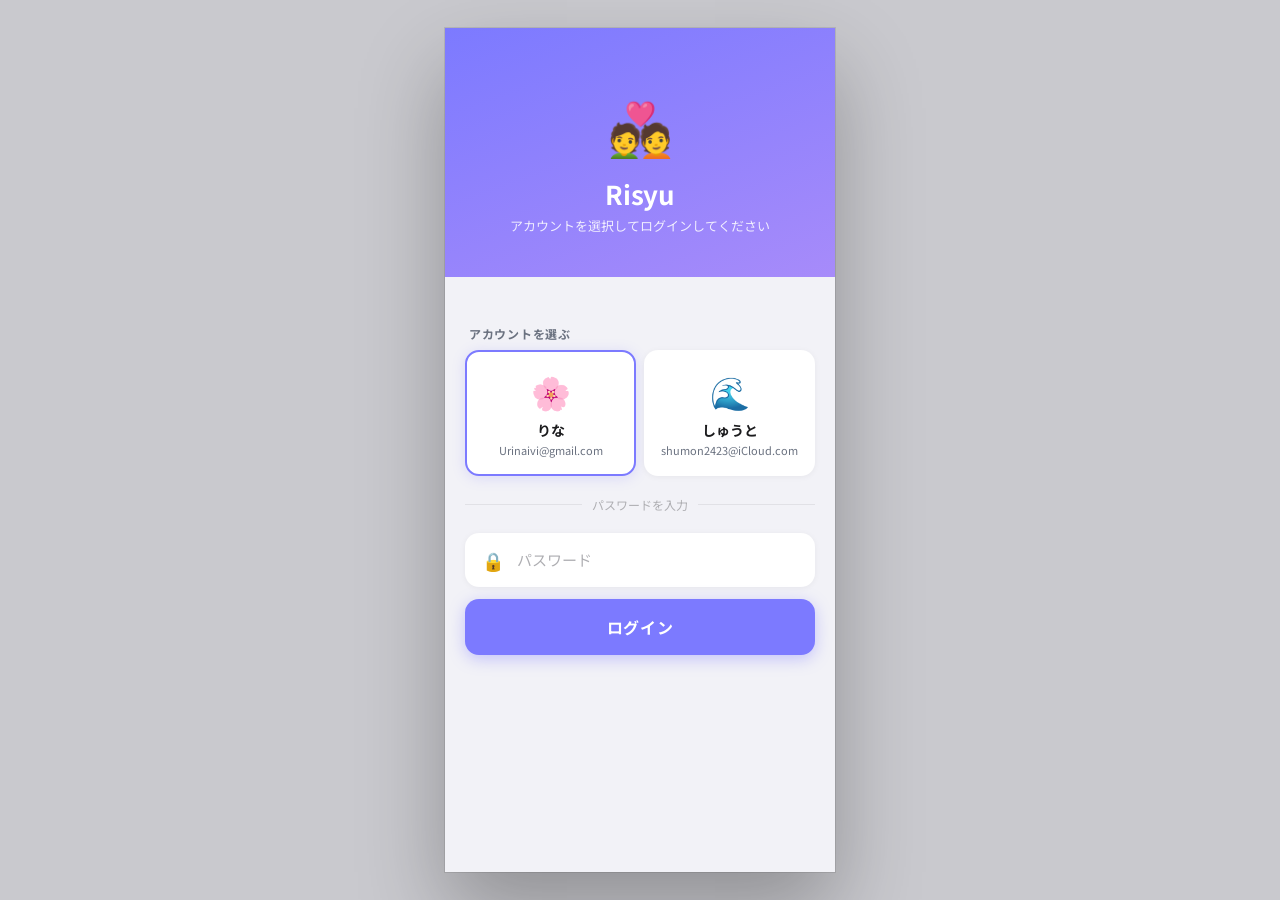
<file: index.html>
<!DOCTYPE html>
<html lang="ja">
<head>
<meta charset="UTF-8"/>
<meta name="viewport" content="width=device-width,initial-scale=1.0,maximum-scale=1.0"/>
<meta name="apple-mobile-web-app-capable" content="yes">
<meta name="apple-mobile-web-app-status-bar-style" content="black-translucent">
<title>ホーム</title>
<link href="https://fonts.googleapis.com/css2?family=Noto+Sans+JP:wght@300;400;500;600;700&display=swap" rel="stylesheet"/>
<link rel="icon" href="photo/favicon.png">
<style>
*,*::before,*::after{box-sizing:border-box;margin:0;padding:0}
:root{--bg:#f2f2f7;--card:#fff;--text:#1c1c1e;--sub:#6b7280;--muted:#aeaeb2;--border:rgba(0,0,0,0.07);--accent:#7c7aff;--green:#34c759;--red:#ff3b30;--orange:#ff9500;--pink:#ff2d55;--blue:#007aff;--r:14px;--nav:62px}
html,body{height:100%;background:#c9c9ce;display:flex;justify-content:center;align-items:center;font-family:'Noto Sans JP',sans-serif;-webkit-font-smoothing:antialiased;overscroll-behavior:none}
.phone{width:min(390px,100vw);height:min(844px,100dvh);background:var(--bg);border-radius:clamp(0px,calc((100vw - 390px)*-99),48px);overflow:hidden;position:relative;display:flex;flex-direction:column;box-shadow:0 40px 80px rgba(0,0,0,.28),0 0 0 1px rgba(0,0,0,.09)}
.hdr{padding:max(52px,env(safe-area-inset-top,52px)) 20px 12px;background:var(--bg);flex-shrink:0;display:flex;align-items:flex-end;justify-content:space-between}
.hdr-greeting{font-size:13px;color:var(--sub);font-weight:400;margin-bottom:2px}
.hdr-title{font-size:22px;font-weight:700;color:var(--text);letter-spacing:-.3px}
.hdr-date{font-size:12px;color:var(--muted);margin-top:2px}
.hdr-right{display:flex;align-items:flex-end;gap:8px}
.user-chip{display:flex;align-items:center;gap:6px;background:var(--card);border-radius:20px;padding:6px 12px 6px 6px;cursor:pointer;box-shadow:0 1px 4px rgba(0,0,0,.06);transition:background .15s}
.user-chip:active{background:#e5e5ea}
.refresh-btn{width:32px;height:32px;border-radius:50%;border:none;cursor:pointer;background:var(--card);display:flex;align-items:center;justify-content:center;font-size:16px;color:var(--sub);box-shadow:0 1px 4px rgba(0,0,0,.06);transition:transform .3s;flex-shrink:0}
.refresh-btn.spin{animation:spin .5s ease}
@keyframes spin{from{transform:rotate(0deg)}to{transform:rotate(360deg)}}
.scroll{flex:1;overflow-y:auto;padding:10px 14px 20px;-webkit-overflow-scrolling:touch;overscroll-behavior:contain}
.scroll::-webkit-scrollbar{display:none}
.sec-lbl{font-size:12px;font-weight:700;color:var(--sub);letter-spacing:.07em;text-transform:uppercase;padding:16px 2px 8px}
.hero-card{border-radius:20px;padding:22px 20px;margin-bottom:10px;background:linear-gradient(135deg,var(--accent) 0%,#ffe0f8 100%);color:#fff;position:relative;overflow:hidden}
.hero-card::after{content:'';position:absolute;right:-20px;top:-20px;width:120px;height:120px;border-radius:50%;background:rgba(255,255,255,.08)}
.hero-tag{font-size:11px;font-weight:700;opacity:.8;letter-spacing:.06em;margin-bottom:8px}
.hero-amount{font-size:36px;font-weight:700;line-height:1;margin-bottom:6px;letter-spacing:-.5px}
.hero-desc{font-size:13px;opacity:.88;line-height:1.5}
.hero-sub-row{display:flex;gap:8px;margin-top:14px}
.hero-sub-item{flex:1;background:rgba(255,255,255,.15);border-radius:10px;padding:10px 12px}
.hero-sub-label{font-size:10px;opacity:.75;font-weight:600;letter-spacing:.04em;margin-bottom:3px}
.hero-sub-val{font-size:16px;font-weight:700}
.grid2{display:grid;grid-template-columns:1fr 1fr;gap:8px;margin-bottom:8px}
.stat-card{background:var(--card);border-radius:var(--r);padding:16px 14px}
.stat-icon{font-size:22px;margin-bottom:8px;display:block}
.stat-label{font-size:11px;font-weight:700;color:var(--sub);letter-spacing:.04em;margin-bottom:4px}
.stat-value{font-size:22px;font-weight:700;color:var(--text);line-height:1}
.stat-sub{font-size:11px;color:var(--muted);margin-top:3px}
.stat-bar-wrap{margin-top:8px;height:4px;background:#f0f0f5;border-radius:2px;overflow:hidden}
.stat-bar-fill{height:100%;border-radius:2px;transition:width .4s ease}
.notice-card{background:var(--card);border-radius:var(--r);padding:14px 16px;margin-bottom:6px;display:flex;align-items:flex-start;gap:12px;cursor:pointer;transition:background .12s;-webkit-tap-highlight-color:transparent}
.notice-card:active{background:#f5f5fa}
.notice-card.unread{border-left:3px solid var(--red)}
.notice-dot{width:8px;height:8px;border-radius:50%;flex-shrink:0;margin-top:5px}
.nd-red{background:var(--red)}.nd-orange{background:var(--orange)}.nd-blue{background:var(--blue)}.nd-green{background:var(--green)}.nd-purple{background:var(--accent)}
.notice-body{flex:1;min-width:0}
.notice-title{font-size:14px;font-weight:500;color:var(--text);line-height:1.5}
.notice-sub{font-size:12px;color:var(--sub);margin-top:2px}
.notice-time{font-size:11px;color:var(--muted);margin-top:2px}
.event-card{background:var(--card);border-radius:var(--r);padding:14px 16px;margin-bottom:6px;display:flex;align-items:center;gap:12px}
.event-days{width:44px;height:44px;border-radius:12px;background:var(--accent);color:#fff;display:flex;flex-direction:column;align-items:center;justify-content:center;flex-shrink:0}
.event-days-num{font-size:18px;font-weight:700;line-height:1}
.event-days-lbl{font-size:9px;font-weight:600;opacity:.85}
.event-days.expired{background:#e5e5ea;color:var(--muted)}
.event-days.today{background:var(--pink)}
.event-body{flex:1;min-width:0}
.event-title{font-size:14px;font-weight:500;color:var(--text);white-space:nowrap;overflow:hidden;text-overflow:ellipsis}
.event-period{font-size:12px;color:var(--sub);margin-top:2px}
.empty-small{padding:20px;text-align:center;font-size:13px;color:var(--muted);background:var(--card);border-radius:var(--r)}
.nav{height:calc(var(--nav) + env(safe-area-inset-bottom,0px));padding-bottom:env(safe-area-inset-bottom,0px);background:rgba(250,250,250,.96);border-top:.5px solid var(--border);display:flex;align-items:flex-start;flex-shrink:0;backdrop-filter:blur(20px);z-index:30}
.nav-item{flex:1;display:flex;flex-direction:column;align-items:center;justify-content:center;gap:3px;cursor:pointer;padding:10px 0 6px;border:none;background:none;-webkit-tap-highlight-color:transparent;transition:transform .1s;position:relative}
.nav-item:active{transform:scale(.88)}
.nav-icon{font-size:20px;line-height:1}
.nav-lbl{font-size:10px;font-weight:500;color:var(--muted)}
.nav-item.active .nav-lbl{color:var(--accent);font-weight:700}
@keyframes fadeInUp{from{opacity:0;transform:translateY(10px)}to{opacity:1;transform:translateY(0)}}
.section-anim{animation:fadeInUp .25s ease both}
.section-anim:nth-child(2){animation-delay:.05s}
.section-anim:nth-child(3){animation-delay:.1s}
.section-anim:nth-child(4){animation-delay:.15s}
</style>
</head>
<body>
<div class="phone">
  <div class="hdr">
    <div>
      <div class="hdr-greeting" id="greeting"></div>
      <div class="hdr-title">Risyu 💗</div>
      <small style="font-size:10px;color:var(--muted)">version.0.9</small>
      <div class="hdr-date" id="todayDate"></div>
    </div>
    <div class="hdr-right">
      <div class="user-chip" onclick="location.href='mypage.html'">
        <span id="userIcon"></span>
        <span id="userName" style="font-size:12px;font-weight:600;color:var(--text)"></span>
      </div>
      <button class="refresh-btn" id="refreshBtn" onclick="doRefresh()">🔄</button>
    </div>
  </div>
  <div class="scroll" id="scroll"></div>
  <nav class="nav" id="nav"></nav>
</div>
<script src="auth.js"></script>
<script>
function yen(n){return'¥'+Number(n).toLocaleString()}
function todayStr(){return new Date().toISOString().slice(0,10)}
function loadPayments(){try{const d=JSON.parse(localStorage.getItem('pay_v1'));return Array.isArray(d)?d:[]}catch{return[]}}
function loadWants(){try{const d=JSON.parse(localStorage.getItem('wants_v1'));return Array.isArray(d)?d:[]}catch{return[]}}
function loadStamp(){
  const u=currentUser();
  try{const d=JSON.parse(localStorage.getItem('stamp_v1_'+u.id));return(d&&Array.isArray(d.cards))?d:{cards:[{cells:Array(30).fill(false),stampDates:Array(30).fill(null),completed:false}]}}catch{return{cards:[{cells:Array(30).fill(false),stampDates:Array(30).fill(null),completed:false}]}}
}
function fmtTimeAgo(iso){
  const diff=Date.now()-new Date(iso).getTime();
  const m=Math.floor(diff/60000);
  if(m<1)return'たった今';if(m<60)return`${m}分前`;
  const h=Math.floor(m/60);if(h<24)return`${h}時間前`;
  return`${Math.floor(h/24)}日前`;
}

function init(){
  if(!requireLogin())return;
  const u=currentUser();
  applyTheme(u.theme);
  document.getElementById('userIcon').innerHTML=iconHTML(u.icon,20);
  document.getElementById('userName').textContent=u.name;
  document.getElementById('nav').innerHTML=navHTML('home');
  renderHeader();render();
  setInterval(()=>{renderHeader();render();},60000);
}

function renderHeader(){
  const h=new Date().getHours();
  const u=currentUser();
  document.getElementById('greeting').textContent=(h<5?'おやすみなさい 🌙':h<12?'おはようございます ☀️':h<17?'こんにちは 🌤':'こんばんは 🌙')+' '+u.name+'さん';
  const d=new Date(),w=['日','月','火','水','木','金','土'];
  document.getElementById('todayDate').textContent=`${d.getFullYear()}年${d.getMonth()+1}月${d.getDate()}日（${w[d.getDay()]}）`;
}

function doRefresh(){
  const btn=document.getElementById('refreshBtn');
  btn.classList.add('spin');setTimeout(()=>btn.classList.remove('spin'),500);
  renderHeader();render();
}

function render(){
  const pays=loadPayments(),wants=loadWants(),stamp=loadStamp();
  const u=currentUser(),p=getAccount(partnerId());
  const unMe=pays.filter(x=>x.who===u.id&&(x.status==='unpaid'||x.status==='partial')).reduce((s,x)=>s+x.amount,0);
  const unPt=pays.filter(x=>x.who===p.id&&(x.status==='unpaid'||x.status==='partial')).reduce((s,x)=>s+x.amount,0);
  const diff=unPt-unMe,diffAbs=Math.abs(diff);
  const diffDesc=diff>0?`${p.name}が ${yen(diffAbs)} 多く払うべき状態`:diff<0?`${u.name}が ${yen(diffAbs)} 多く払うべき状態`:'お互いの支払いは釣り合っています ✨';
  const wTotal=wants.length,wDone=wants.filter(w=>w.status==='done').length,wPending=wants.filter(w=>w.status==='pending').length,wPct=wTotal?Math.round(wDone/wTotal*100):0;
  const lc=stamp.cards[stamp.cards.length-1];
  const sStamped=lc?lc.cells.filter(Boolean).length:0;
  // スタンプ今日判定（06:00基準）
  const nowH=new Date().getHours();
  const todayKey=nowH<6?new Date(Date.now()-86400000).toISOString().slice(0,10):todayStr();
  const sTodayDone=lc?(lc.stampDays||[]).some(d=>d===todayKey)||lc.stampDates.some(d=>{if(!d)return false;const dt=new Date(d);const h=dt.getHours();const k=h<6?new Date(dt.setDate(dt.getDate()-1)).toISOString().slice(0,10):d.slice(0,10);return k===todayKey}):false;
  const sComp=lc?.completed||false,sPct=Math.round(sStamped/30*100);

  // お知らせ
  const sysNotices=buildSysNotices(pays,wants,lc,sTodayDone,sComp,u,p);
  const wantsNotifs=getNotifs().slice(0,5);
  const hasUnread=getUnreadCount()>0;

  // 期限が2ヶ月以内のやりたいこと
  const today=new Date();today.setHours(0,0,0,0);
  const twoMonths=new Date(today);twoMonths.setMonth(twoMonths.getMonth()+2);
  const upcoming=wants.filter(w=>w.status==='pending'&&w.period).map(w=>{
    const e=parseEnd(w.period);if(!e)return null;
    const days=Math.ceil((e-today)/86400000);
    return e<=twoMonths?{...w,e,days}:null;
  }).filter(Boolean).sort((a,b)=>a.days-b.days).slice(0,5);

  document.getElementById('scroll').innerHTML=`
    <div class="hero-card section-anim">
      <div class="hero-tag">💰 支払い差額サマリー</div>
      <div class="hero-amount">${yen(diffAbs)}</div>
      <div class="hero-desc">${diffDesc}</div>
      <div class="hero-sub-row">
        <div class="hero-sub-item"><div class="hero-sub-label">${iconHTML(u.icon,12)} ${u.name}の未払い</div><div class="hero-sub-val">${yen(unMe)}</div></div>
        <div class="hero-sub-item"><div class="hero-sub-label">${iconHTML(p.icon,12)} ${p.name}の未払い</div><div class="hero-sub-val">${yen(unPt)}</div></div>
      </div>
    </div>
    <div class="grid2 section-anim">
      <div class="stat-card"><span class="stat-icon">📋</span><div class="stat-label">やりたいこと</div><div class="stat-value">${wPending}<span style="font-size:13px;font-weight:400;color:var(--sub)"> 件</span></div><div class="stat-sub">実行済み ${wDone} / 全 ${wTotal} 件</div><div class="stat-bar-wrap"><div class="stat-bar-fill" style="width:${wPct}%;background:linear-gradient(90deg,var(--green),#86efac)"></div></div></div>
      <div class="stat-card"><span class="stat-icon">🔖</span><div class="stat-label">スタンプカード</div><div class="stat-value">${sStamped}<span style="font-size:13px;font-weight:400;color:var(--sub)"> / 30</span></div><div class="stat-sub">${sComp?'✨ コンプリート済み':sTodayDone?'✅ 今日は押した':'⏳ 今日未スタンプ'}</div><div class="stat-bar-wrap"><div class="stat-bar-fill" style="width:${sPct}%;background:linear-gradient(90deg,var(--pink),#fb923c)"></div></div></div>
    </div>
    ${sysNotices.length||wantsNotifs.length?`
    <div class="sec-lbl section-anim">🔔 お知らせ</div>
    <div class="section-anim">
      ${sysNotices.map(n=>`<div class="notice-card" onclick="goTo('${n.screen||'home'}')"><div class="notice-dot ${n.dot}"></div><div class="notice-body"><div class="notice-title">${n.title}</div>${n.sub?`<div class="notice-sub">${n.sub}</div>`:''}</div></div>`).join('')}
      ${wantsNotifs.map(n=>`<div class="notice-card${n.read?'':' unread'}" onclick="goTo('wants')"><div class="notice-dot nd-purple"></div><div class="notice-body"><div class="notice-title">${n.msg}</div><div class="notice-time">${fmtTimeAgo(n.time)}</div></div></div>`).join('')}
    </div>`:''}
    <div class="sec-lbl section-anim">📅 2ヶ月以内のやりたいこと</div>
    <div class="section-anim">${upcoming.length?upcoming.map(w=>{let c='event-days';if(w.days<0)c+=' expired';else if(w.days===0)c+=' today';return`<div class="event-card"><div class="${c}"><div class="event-days-num">${w.days<=0?'—':w.days}</div><div class="event-days-lbl">${w.days>0?'日後':w.days===0?'今日':'終了'}</div></div><div class="event-body"><div class="event-title">${w.title}</div><div class="event-period">${w.period}</div></div></div>`}).join(''):'<div class="empty-small">2ヶ月以内の期限付き予定はありません</div>'}</div>
    <div style="height:6px"></div>`;
}

function buildSysNotices(pays,wants,lc,sTodayDone,sComp,u,p){
  const notices=[],today=new Date();today.setHours(0,0,0,0);
  const unMe=pays.filter(x=>x.who===u.id&&(x.status==='unpaid'||x.status==='partial')).reduce((s,x)=>s+x.amount,0);
  const unPt=pays.filter(x=>x.who===p.id&&(x.status==='unpaid'||x.status==='partial')).reduce((s,x)=>s+x.amount,0);
  if(unMe>0)notices.push({dot:'nd-red',title:`${u.name}の未払いが ${yen(unMe)} あります`,sub:'支払い管理から確認',screen:'pay'});
  if(unPt>0)notices.push({dot:'nd-orange',title:`${p.name}の未払いが ${yen(unPt)} あります`,sub:'支払い管理から確認',screen:'pay'});
  if(!sComp&&!sTodayDone&&lc){const r=30-lc.cells.filter(Boolean).length;notices.push({dot:'nd-purple',title:'今日のスタンプがまだ押せます',sub:`残り ${r} マス`,screen:'stamp'})}
  wants.filter(w=>w.status==='pending'&&w.period).forEach(w=>{const e=parseEnd(w.period);if(!e)return;const days=Math.ceil((e-today)/86400000);if(days>=0&&days<=3)notices.push({dot:days===0?'nd-red':'nd-blue',title:`「${w.title}」の期限まであと ${days===0?'今日！':days+'日'}`,sub:w.period,screen:'wants'})});
  return notices;
}
function parseEnd(period){
  if(!period)return null;
  // 単一日付
  const single=period.match(/^(\d{4}\/\d{1,2}\/\d{1,2})$/);
  if(single){const d=new Date(single[1].replace(/\//g,'-'));return isNaN(d)?null:d}
  // 範囲 (2番目の日付が終了日)
  const m=period.match(/(\d{4}\/\d{1,2}\/\d{1,2})/g);
  if(!m||m.length<2)return null;
  const d=new Date(m[1].replace(/\//g,'-'));return isNaN(d)?null:d;
}
function goTo(s){const m={pay:'01_payment.html',wants:'02_wants.html',stamp:'03_stamp.html',bingo:'04_bingo.html',mypage:'mypage.html'};if(m[s])location.href=m[s]}

init();
</script>
</body>
</html>
</file>
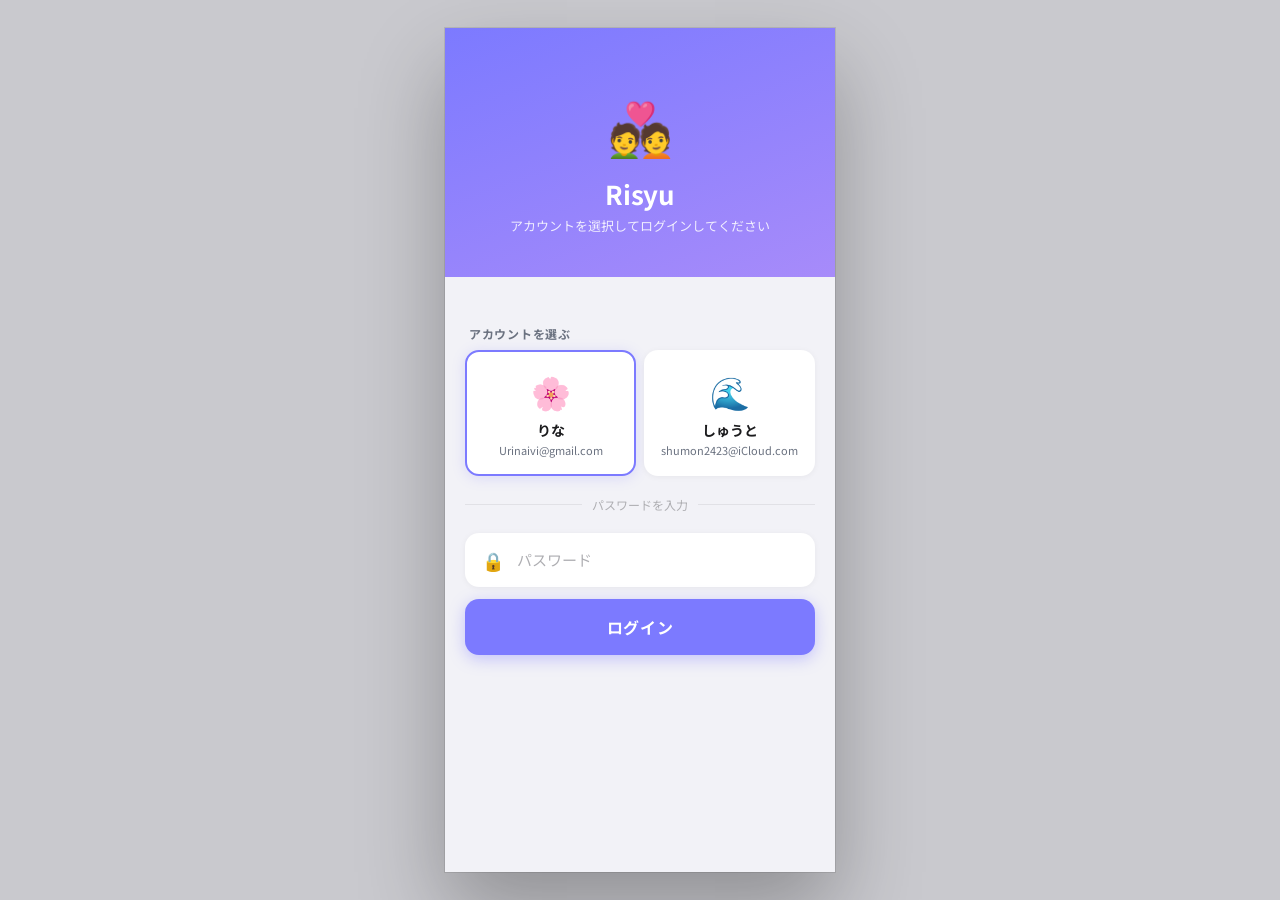
<file: 01_payment.html>
<!DOCTYPE html>
<html lang="ja">
<head>
<meta charset="UTF-8"/>
<meta name="viewport" content="width=device-width,initial-scale=1.0,maximum-scale=1.0"/>
<title>支払い管理</title>
<link href="https://fonts.googleapis.com/css2?family=Noto+Sans+JP:wght@300;400;500;600;700&display=swap" rel="stylesheet"/>
<link rel="icon" href="photo/favicon.png">
<style>
*,*::before,*::after{box-sizing:border-box;margin:0;padding:0}
:root{--bg:#f2f2f7;--card:#fff;--text:#1c1c1e;--sub:#6b7280;--muted:#aeaeb2;--border:rgba(0,0,0,0.07);--accent:#7c7aff;--green:#34c759;--red:#ff3b30;--r:14px;--nav:62px}
html,body{height:100%;background:#c9c9ce;display:flex;justify-content:center;align-items:center;font-family:'Noto Sans JP',sans-serif;-webkit-font-smoothing:antialiased;overscroll-behavior:none}
.phone{width:min(390px,100vw);height:min(844px,100dvh);background:var(--bg);border-radius:clamp(0px,calc((100vw - 390px)*-99),48px);overflow:hidden;position:relative;display:flex;flex-direction:column;box-shadow:0 40px 80px rgba(0,0,0,.28),0 0 0 1px rgba(0,0,0,.09)}
.hdr{padding:max(52px,env(safe-area-inset-top,52px)) 20px 10px;background:var(--bg);flex-shrink:0}
.hdr-top{display:flex;align-items:center;justify-content:space-between}
.hdr-title{font-size:22px;font-weight:700;color:var(--text)}
.gas-btn{width:36px;height:36px;border-radius:50%;border:none;cursor:pointer;background:#e4e4e9;font-size:20px;display:flex;align-items:center;justify-content:center;transition:background .15s}
.gas-btn:active{background:#d1d1d6}
.tab-bar{display:flex;gap:8px;padding:4px 16px 12px;background:var(--bg);align-items:center;flex-shrink:0}
.tab-pill{padding:9px 18px;border-radius:22px;font-size:14px;font-weight:600;font-family:'Noto Sans JP',sans-serif;border:none;cursor:pointer;transition:background .2s,color .2s;white-space:nowrap}
.tab-pill.on{background:var(--accent);color:#fff;box-shadow:0 3px 10px rgba(124,122,255,.35)}
.tab-pill.off{background:#e4e4e9;color:var(--sub)}
.tab-arrow{display:flex;align-items:center;justify-content:center;width:28px;height:28px;color:var(--muted);flex-shrink:0;transition:transform .3s cubic-bezier(.34,1.56,.64,1)}
.scroll{flex:1;overflow-y:auto;padding:0 14px 20px;-webkit-overflow-scrolling:touch;overscroll-behavior:contain}
.scroll::-webkit-scrollbar{display:none}
.sec-lbl{font-size:12px;font-weight:700;color:var(--sub);letter-spacing:.07em;text-transform:uppercase;padding:14px 2px 6px}
.c-list{background:var(--card);border-radius:var(--r);overflow:hidden;margin-bottom:6px}
.c-row{display:flex;align-items:center;padding:14px 16px;border-bottom:.5px solid var(--border);gap:10px;cursor:pointer;transition:background .12s;-webkit-tap-highlight-color:transparent}
.c-row:last-child{border-bottom:none}
.c-row:active{background:#f5f5fa}
.c-main{flex:1;min-width:0}
.c-date{font-size:15px;color:var(--text)}
.c-memo{font-size:12px;color:var(--sub);margin-top:2px}
.c-hist{font-size:11px;color:var(--accent);margin-top:2px}
.c-right{text-align:right;flex-shrink:0;display:flex;flex-direction:column;align-items:flex-end;gap:4px}
.c-amount{font-size:16px;font-weight:600;color:var(--text)}
.badge{font-size:11px;font-weight:600;padding:2px 8px;border-radius:10px;display:inline-block}
.b-red{background:#ffe5e4;color:var(--red)}
.b-green{background:#e3f9eb;color:var(--green)}
.b-partial{background:#fff3e0;color:#ff9500}
.empty-row{padding:20px;text-align:center;font-size:14px;color:var(--muted)}
.sum-card{background:var(--card);border-radius:var(--r);overflow:hidden;margin-bottom:6px}
.sum-row{display:flex;justify-content:space-between;align-items:center;padding:14px 16px;border-bottom:.5px solid var(--border)}
.sum-row:last-child{border-bottom:none}
.sum-lbl{font-size:15px;color:var(--text)}
.sum-val{font-size:16px;font-weight:700;color:var(--text)}
.sum-val.pos{color:var(--green)}
.sum-val.neg{color:var(--red)}
/* 2つのFAB */
.fab-group{position:absolute;bottom:calc(var(--nav) + env(safe-area-inset-bottom,0px) + 18px);right:18px;display:flex;flex-direction:column;gap:10px;z-index:20}
.fab{width:54px;height:54px;border-radius:50%;border:none;cursor:pointer;font-size:26px;display:flex;align-items:center;justify-content:center;transition:transform .15s;box-shadow:0 4px 18px rgba(0,0,0,.22)}
.fab:active{transform:scale(.91)}
.fab-add{background:var(--accent);color:#fff}
.fab-pay{background:var(--green);color:#fff;font-size:20px}
.nav{height:calc(var(--nav) + env(safe-area-inset-bottom,0px));padding-bottom:env(safe-area-inset-bottom,0px);background:rgba(250,250,250,.96);border-top:.5px solid var(--border);display:flex;align-items:flex-start;flex-shrink:0;backdrop-filter:blur(20px);z-index:30}
.nav-item{flex:1;display:flex;flex-direction:column;align-items:center;justify-content:center;gap:3px;cursor:pointer;padding:10px 0 6px;border:none;background:none;-webkit-tap-highlight-color:transparent;transition:transform .1s;position:relative}
.nav-item:active{transform:scale(.88)}
.nav-icon{font-size:20px;line-height:1}
.nav-lbl{font-size:10px;font-weight:500;color:var(--muted)}
.nav-item.active .nav-lbl{color:var(--accent);font-weight:700}
.overlay{position:absolute;inset:0;background:rgba(0,0,0,.42);z-index:100;display:flex;align-items:flex-end;opacity:0;pointer-events:none;transition:opacity .22s}
.overlay.open{opacity:1;pointer-events:all}
.sheet{width:100%;background:var(--bg);border-radius:24px 24px 0 0;transform:translateY(100%);max-height:92%;overflow-y:auto;transition:transform .3s cubic-bezier(.32,.72,0,1)}
.overlay.open .sheet{transform:translateY(0)}
.sh-handle{width:36px;height:4px;background:#c7c7cc;border-radius:2px;margin:12px auto 0}
.sh-hdr{display:flex;justify-content:space-between;align-items:center;padding:16px 20px 10px}
.sh-title{font-size:17px;font-weight:700;color:var(--text)}
.x-btn{width:28px;height:28px;border-radius:50%;background:#e4e4e9;border:none;cursor:pointer;display:flex;align-items:center;justify-content:center;font-size:14px;color:var(--sub)}
.f-card{background:var(--card);border-radius:var(--r);margin:0 14px 10px;overflow:hidden}
.f-row{display:flex;align-items:flex-start;padding:13px 16px;border-bottom:.5px solid var(--border);gap:10px}
.f-row:last-child{border-bottom:none}
.f-lbl{font-size:15px;color:var(--text);min-width:86px;flex-shrink:0;padding-top:2px;white-space:nowrap}
.f-inp{flex:1;min-width:0;border:none;outline:none;font-size:15px;font-family:'Noto Sans JP',sans-serif;color:var(--text);background:transparent;text-align:right}
.f-inp::placeholder{color:#c7c7cc}
input[type=datetime-local]{color-scheme:light}
.tgl-g{display:flex;gap:6px;margin-left:auto}
.tgl{padding:7px 11px;border-radius:11px;font-size:12px;font-weight:700;font-family:'Noto Sans JP',sans-serif;border:none;cursor:pointer;transition:background .16s,color .16s;white-space:nowrap}
.tgl-off{background:#e4e4e9;color:var(--sub)}
.tgl-accent{background:var(--accent);color:#fff}
.tgl-green{background:var(--green);color:#fff}
.tgl-red{background:var(--red);color:#fff}
.ok-btn{display:block;width:calc(100% - 28px);margin:2px 14px 12px;padding:15px;background:var(--accent);color:#fff;border:none;border-radius:var(--r);font-size:16px;font-weight:700;font-family:'Noto Sans JP',sans-serif;cursor:pointer;letter-spacing:.04em;transition:opacity .15s,transform .12s}
.ok-btn:active{opacity:.82;transform:scale(.98)}
.ok-btn.green{background:var(--green)}
.del-btn{display:block;width:calc(100% - 28px);margin:4px 14px 22px;padding:13px;background:#ffe5e4;color:var(--red);border:none;border-radius:var(--r);font-size:15px;font-weight:600;font-family:'Noto Sans JP',sans-serif;cursor:pointer}
.det-title{font-size:22px;font-weight:700;color:var(--text);padding:4px 16px 14px}
.det-row{display:flex;justify-content:space-between;align-items:flex-start;padding:12px 16px;border-bottom:.5px solid var(--border);font-size:14px;gap:12px}
.det-row:last-child{border-bottom:none}
.det-k{color:var(--sub);flex-shrink:0}
.det-v{color:var(--text);font-weight:500;text-align:right;word-break:break-all}
/* 支払経過履歴 */
.hist-list{padding:0 14px 8px}
.hist-item{background:var(--card);border-radius:10px;padding:10px 14px;margin-bottom:6px;display:flex;justify-content:space-between;align-items:center;gap:10px}
.hist-date{font-size:12px;color:var(--sub)}
.hist-amount{font-size:15px;font-weight:600;color:var(--green)}
.gas-result{margin:4px 14px 14px;background:var(--card);border-radius:var(--r);padding:12px 14px}
.gas-result-lbl{font-size:12px;color:var(--sub)}
.gas-result-val{font-size:24px;font-weight:700;color:var(--text);margin-top:4px}
/* 差額支払いモーダル */
.diff-info{margin:0 14px 10px;background:var(--card);border-radius:var(--r);padding:14px 16px}
.diff-info-title{font-size:13px;color:var(--sub);margin-bottom:4px}
.diff-info-val{font-size:24px;font-weight:700;color:var(--text)}
@keyframes slideR{from{opacity:0;transform:translateX(24px)}to{opacity:1;transform:translateX(0)}}
@keyframes slideL{from{opacity:0;transform:translateX(-24px)}to{opacity:1;transform:translateX(0)}}
.anim-r{animation:slideR .2s ease forwards}
.anim-l{animation:slideL .2s ease forwards}
</style>
</head>
<body>
<div class="phone">
  <div class="hdr">
    <div class="hdr-top">
      <div class="hdr-title">支払い管理</div>
      <button class="gas-btn" onclick="openGasCalc()">⛽</button>
    </div>
  </div>
  <div class="tab-bar">
    <button class="tab-pill on" id="tabA" onclick="switchTab('me')"></button>
    <div class="tab-arrow" id="arrow">
      <svg width="18" height="18" viewBox="0 0 20 20" fill="none" stroke="currentColor" stroke-width="2.2" stroke-linecap="round" stroke-linejoin="round">
        <line x1="3" y1="10" x2="17" y2="10"/><polyline points="12 5 17 10 12 15"/>
      </svg>
    </div>
    <button class="tab-pill off" id="tabB" onclick="switchTab('partner')"></button>
  </div>
  <div class="scroll" id="scroll"></div>
  <!-- 右下2つのFAB -->
  <div class="fab-group">
    <button class="fab fab-pay" onclick="openDiffPay()" title="差額支払い">💳</button>
    <button class="fab fab-add" onclick="openAdd()" title="追加">＋</button>
  </div>
  <nav class="nav" id="nav"></nav>

  <!-- 支払い追加 -->
  <div class="overlay" id="addModal" onclick="bgClose(event,'addModal')">
    <div class="sheet">
      <div class="sh-handle"></div>
      <div class="sh-hdr"><span class="sh-title">支払いを追加</span><button class="x-btn" onclick="closeM('addModal')">✕</button></div>
      <div class="f-card">
        <div class="f-row"><span class="f-lbl">発生日時</span><input class="f-inp" type="datetime-local" id="f-date"/></div>
        <div class="f-row"><span class="f-lbl">金額</span><input class="f-inp" type="number" id="f-amount" placeholder="0" min="1"/><span style="font-size:14px;color:var(--sub);flex-shrink:0">円</span></div>
        <div class="f-row"><span class="f-lbl">メモ</span><input class="f-inp" type="text" id="f-memo" placeholder="任意"/></div>
      </div>
      <div class="f-card">
        <div class="f-row"><span class="f-lbl">支払者</span><div class="tgl-g"><button class="tgl tgl-accent" id="t-me" onclick="setWho('me')"></button><button class="tgl tgl-off" id="t-partner" onclick="setWho('partner')"></button></div></div>
        <div class="f-row"><span class="f-lbl">ステータス</span><div class="tgl-g"><button class="tgl tgl-red" id="t-unpaid" onclick="setStatus('unpaid')">未支払い</button><button class="tgl tgl-off" id="t-paid" onclick="setStatus('paid')">支払済み</button></div></div>
        <div class="f-row" id="paidDateRow" style="display:none"><span class="f-lbl">支払日時</span><input class="f-inp" type="datetime-local" id="f-paiddate"/></div>
      </div>
      <button class="ok-btn" onclick="submitAdd()">追加する</button>
    </div>
  </div>

  <!-- 支払い詳細 -->
  <div class="overlay" id="detModal" onclick="bgClose(event,'detModal')">
    <div class="sheet">
      <div class="sh-handle"></div>
      <div class="sh-hdr"><span class="sh-title">支払い詳細</span><button class="x-btn" onclick="closeM('detModal')">✕</button></div>
      <div id="detBody"></div>
      <button class="del-btn" id="delBtn">🗑 この支払いを削除する</button>
    </div>
  </div>

  <!-- 途中支払いモーダル -->
  <div class="overlay" id="partialModal" onclick="bgClose(event,'partialModal')">
    <div class="sheet">
      <div class="sh-handle"></div>
      <div class="sh-hdr"><span class="sh-title">途中支払いを記録</span><button class="x-btn" onclick="closeM('partialModal')">✕</button></div>
      <div class="f-card">
        <div class="f-row"><span class="f-lbl">支払い額</span><input class="f-inp" type="number" id="p-amount" placeholder="0" min="1"/><span style="font-size:14px;color:var(--sub);flex-shrink:0">円</span></div>
        <div class="f-row"><span class="f-lbl">日時</span><input class="f-inp" type="datetime-local" id="p-date"/></div>
        <div class="f-row"><span class="f-lbl">メモ</span><input class="f-inp" type="text" id="p-memo" placeholder="任意"/></div>
      </div>
      <button class="ok-btn green" onclick="submitPartial()">記録する</button>
    </div>
  </div>

  <!-- 差額支払いモーダル -->
  <div class="overlay" id="diffPayModal" onclick="bgClose(event,'diffPayModal')">
    <div class="sheet">
      <div class="sh-handle"></div>
      <div class="sh-hdr"><span class="sh-title">差額支払い</span><button class="x-btn" onclick="closeM('diffPayModal')">✕</button></div>
      <div class="diff-info">
        <div class="diff-info-title" id="diffInfoTitle"></div>
        <div class="diff-info-val" id="diffInfoVal"></div>
      </div>
      <div class="f-card">
        <div class="f-row"><span class="f-lbl">支払い額</span><input class="f-inp" type="number" id="dp-amount" placeholder="0" min="1"/><span style="font-size:14px;color:var(--sub);flex-shrink:0">円</span></div>
        <div class="f-row"><span class="f-lbl">日時</span><input class="f-inp" type="datetime-local" id="dp-date"/></div>
        <div class="f-row"><span class="f-lbl">メモ</span><input class="f-inp" type="text" id="dp-memo" placeholder="差額支払い"/></div>
      </div>
      <button class="ok-btn green" onclick="submitDiffPay()">支払い処理する</button>
    </div>
  </div>

  <!-- ガソリン代計算 -->
  <div class="overlay" id="gasModal" onclick="bgClose(event,'gasModal')">
    <div class="sheet">
      <div class="sh-handle"></div>
      <div class="sh-hdr"><span class="sh-title">⛽ ガソリン代計算</span><button class="x-btn" onclick="closeM('gasModal')">✕</button></div>
      <div class="f-card">
        <div class="f-row"><span class="f-lbl">走行距離</span><input class="f-inp" type="number" id="g-distance" placeholder="0" min="0" step="0.1"/><span style="font-size:14px;color:var(--sub);flex-shrink:0">km</span></div>
        <div class="f-row"><span class="f-lbl">ガソリン価格</span><input class="f-inp" type="number" id="g-price" placeholder="0" min="0" step="0.1"/><span style="font-size:14px;color:var(--sub);flex-shrink:0">円/L</span></div>
        <div class="f-row"><span class="f-lbl">発生日時</span><input class="f-inp" type="datetime-local" id="g-date"/></div>
      </div>
      <div class="f-card">
        <div class="f-row"><span class="f-lbl">支払者</span><div class="tgl-g"><button class="tgl tgl-accent" id="g-me" onclick="setGasWho('me')"></button><button class="tgl tgl-off" id="g-partner" onclick="setGasWho('partner')"></button></div></div>
        <div class="f-row"><span class="f-lbl">メモ</span><input class="f-inp" type="text" id="g-memo" placeholder="ガソリン代"/></div>
      </div>
      <div class="gas-result">
        <div class="gas-result-lbl">今回のガソリン代（走行距離÷15×価格）</div>
        <div class="gas-result-val" id="g-result">¥0</div>
      </div>
      <button class="ok-btn" onclick="calcGas()">計算する</button>
      <button class="ok-btn green" id="g-claim-btn" onclick="claimGas()" style="margin-top:0" disabled>未払いに追加する</button>
    </div>
  </div>
</div>

<script src="auth.js"></script>
<script>
const STORE='pay_v1';
function uid(){return Date.now().toString(36)+Math.random().toString(36).slice(2,6)}
function yen(n){return'¥'+Number(n).toLocaleString()}
function nowISO(){const d=new Date();d.setSeconds(0,0);return d.toISOString().slice(0,16)}
function fmtDT(s){if(!s)return'—';const d=new Date(s);if(isNaN(d))return s;const p=n=>String(n).padStart(2,'0');return`${d.getFullYear()}/${p(d.getMonth()+1)}/${p(d.getDate())} ${p(d.getHours())}:${p(d.getMinutes())}`}

let payments,tab='me',fWho='me',fStatus='unpaid',gWho='me',gasAmount=0;
let U,P,partialTargetId=null;

function init(){
  if(!requireLogin())return;
  U=currentUser(); P=getAccount(partnerId());
  applyTheme(U.theme);
  document.getElementById('nav').innerHTML=navHTML('pay');
  document.getElementById('tabA').innerHTML=iconHTML(U.icon,14)+' '+U.name;
  document.getElementById('tabB').innerHTML=iconHTML(P.icon,14)+' '+P.name;
  document.getElementById('t-me').innerHTML=iconHTML(U.icon,14)+' '+U.name;
  document.getElementById('t-partner').innerHTML=iconHTML(P.icon,14)+' '+P.name;
  document.getElementById('g-me').innerHTML=iconHTML(U.icon,14)+' '+U.name;
  document.getElementById('g-partner').innerHTML=iconHTML(P.icon,14)+' '+P.name;
  try{const s=JSON.parse(localStorage.getItem(STORE));payments=(Array.isArray(s)&&s.length)?s.map(migratePayment):[];}catch{payments=[]}
  syncOnLoad(["payments","accounts"]).then(()=>{
    try{const s=JSON.parse(localStorage.getItem(STORE));payments=(Array.isArray(s)&&s.length)?s.map(migratePayment):[];}catch{}
    autoDelete(); render();
  });
}

function migratePayment(p){ return {history:[], ...p}; }

function autoDelete(){
  const lim=90*24*60*60*1000,now=Date.now();
  payments=payments.filter(p=>{
    if(!p.paidDate)return true;
    const t=new Date(p.paidDate).getTime();
    return isNaN(t)||now-t<lim;
  });
}
function persist(){localStorage.setItem(STORE,JSON.stringify(payments));syncOnSave('payments',payments);}
function myId(){return U.id}
function ptId(){return P.id}
function tabId(){return tab==='me'?myId():ptId()}
function whoId(w){return w==='me'?myId():ptId()}
function whoName(id){return id===U.id?U.name:P.name}

function switchTab(t){
  if(t===tab)return;
  const dir=t==='partner'?'anim-r':'anim-l';tab=t;
  document.getElementById('tabA').className='tab-pill '+(t==='me'?'on':'off');
  document.getElementById('tabB').className='tab-pill '+(t==='partner'?'on':'off');
  document.getElementById('arrow').style.transform=t==='partner'?'scaleX(-1)':'scaleX(1)';
  render(dir);
}

function render(anim){
  const el=document.getElementById('scroll');
  const cid=tabId(),oid=tab==='me'?ptId():myId();
  const mine=payments.filter(p=>p.who===cid);
  const other=payments.filter(p=>p.who===oid);
  const unpaid=mine.filter(p=>p.status==='unpaid'||p.status==='partial').sort((a,b)=>b.date.localeCompare(a.date));
  const paid=mine.filter(p=>p.status==='paid').sort((a,b)=>b.date.localeCompare(a.date));
  const unpaidTotal=unpaid.reduce((s,p)=>s+p.amount,0);
  const otherUnpaid=other.filter(p=>p.status==='unpaid'||p.status==='partial').reduce((s,p)=>s+p.amount,0);
  const diff=otherUnpaid-unpaidTotal,diffStr=(diff>=0?'＋':'－')+yen(Math.abs(diff)),diffCls=diff>=0?'pos':'neg';

  const rowHTML=p=>{
    const histCount=(p.history||[]).length;
    const statusLabel=p.status==='paid'?'支払済':p.status==='partial'?'一部支払':' 未支払';
    const badgeCls=p.status==='paid'?'b-green':p.status==='partial'?'b-partial':'b-red';
    return `<div class="c-row" onclick="openDetail('${p.id}')">
      <div class="c-main">
        <div class="c-date">${fmtDT(p.date)}</div>
        ${p.memo?`<div class="c-memo">${p.memo}</div>`:''}
        ${histCount>0?`<div class="c-hist">支払い履歴 ${histCount}件</div>`:''}
      </div>
      <div class="c-right">
        <div class="c-amount">${yen(p.amount)}</div>
        <span class="badge ${badgeCls}">${statusLabel}</span>
      </div>
    </div>`;
  };

  el.innerHTML=`
    <div class="sec-lbl">未支払い</div>
    <div class="c-list">${unpaid.length?unpaid.map(rowHTML).join(''):'<div class="empty-row">データなし</div>'}</div>
    <div class="sec-lbl">支払い済み</div>
    <div class="c-list">${paid.length?paid.map(rowHTML).join(''):'<div class="empty-row">データなし</div>'}</div>
    <div class="sec-lbl">合計</div>
    <div class="sum-card">
      <div class="sum-row"><span class="sum-lbl">未支払合計</span><span class="sum-val">${yen(unpaidTotal)}</span></div>
      <div class="sum-row"><span class="sum-lbl">${whoName(oid)}との差額</span><span class="sum-val ${diffCls}">${diffStr}</span></div>
    </div>
    <div style="height:6px"></div>`;
  if(anim){el.classList.remove('anim-r','anim-l');void el.offsetWidth;el.classList.add(anim)}
}

function openM(id){document.getElementById(id).classList.add('open')}
function closeM(id){document.getElementById(id).classList.remove('open')}
function bgClose(e,id){if(e.target===document.getElementById(id))closeM(id)}

/* ─── 追加 ─── */
function openAdd(){
  document.getElementById('f-date').value=nowISO();
  document.getElementById('f-amount').value='';
  document.getElementById('f-memo').value='';
  document.getElementById('f-paiddate').value=nowISO();
  setWho(tab); setStatus('unpaid'); openM('addModal');
}
function setWho(w){
  fWho=w;
  document.getElementById('t-me').className='tgl '+(w==='me'?'tgl-accent':'tgl-off');
  document.getElementById('t-partner').className='tgl '+(w==='partner'?'tgl-accent':'tgl-off');
}
function setStatus(s){
  fStatus=s;
  document.getElementById('t-unpaid').className='tgl '+(s==='unpaid'?'tgl-red':'tgl-off');
  document.getElementById('t-paid').className='tgl '+(s==='paid'?'tgl-green':'tgl-off');
  document.getElementById('paidDateRow').style.display=s==='paid'?'flex':'none';
}
function submitAdd(){
  const date=document.getElementById('f-date').value,amount=parseInt(document.getElementById('f-amount').value,10),memo=document.getElementById('f-memo').value.trim();
  if(!date||isNaN(amount)||amount<1){alert('発生日時と金額（1円以上）を入力してください');return}
  const paidDate=fStatus==='paid'?(document.getElementById('f-paiddate').value||date):null;
  payments.push({id:uid(),date,amount,memo,who:whoId(fWho),status:fStatus,paidDate,createdAt:new Date().toISOString(),history:[]});
  payments.sort((a,b)=>b.date.localeCompare(a.date));
  persist(); closeM('addModal'); render();
}

/* ─── 詳細 ─── */
function openDetail(id){
  const p=payments.find(x=>x.id===id);if(!p)return;
  const hist=(p.history||[]);
  const histHTML=hist.length?`<div style="padding:4px 16px 8px;font-size:12px;font-weight:700;color:var(--sub);letter-spacing:.05em">支払経過履歴</div><div class="hist-list">${hist.map(h=>`<div class="hist-item"><div><div class="hist-date">${fmtDT(h.date)}</div>${h.memo?`<div style="font-size:12px;color:var(--sub)">${h.memo}</div>`:''}</div><div class="hist-amount">${yen(h.amount)}</div></div>`).join('')}</div>`:'';

  document.getElementById('detBody').innerHTML=`
    <div class="det-title">${yen(p.amount)}</div>
    <div class="det-row"><span class="det-k">ステータス</span><span class="det-v">${p.status==='paid'?'✅ 支払済み':p.status==='partial'?'🔄 一部支払':'⏳ 未支払い'}</span></div>
    <div class="det-row"><span class="det-k">支払者</span><span class="det-v">${whoName(p.who)}</span></div>
    <div class="det-row"><span class="det-k">発生日時</span><span class="det-v">${fmtDT(p.date)}</span></div>
    ${p.paidDate?`<div class="det-row"><span class="det-k">支払日時</span><span class="det-v">${fmtDT(p.paidDate)}</span></div>`:''}
    ${p.memo?`<div class="det-row"><span class="det-k">メモ</span><span class="det-v">${p.memo}</span></div>`:''}
    <div class="det-row"><span class="det-k">登録日時</span><span class="det-v">${fmtDT(p.createdAt)}</span></div>
    ${histHTML}`;

  // ステータス変更ボタン
  const btn=document.createElement('button');
  btn.className='ok-btn';
  btn.style.cssText=`background:${p.status==='unpaid'||p.status==='partial'?'var(--green)':'var(--accent)'};margin-bottom:6px`;
  btn.textContent=p.status==='paid'?'↩ 未支払いに戻す':'✅ 支払済みにする';
  btn.onclick=()=>{
    p.status=p.status==='paid'?'unpaid':'paid';
    p.paidDate=p.status==='paid'?new Date().toISOString():null;
    persist(); closeM('detModal'); render();
  };
  document.getElementById('detBody').appendChild(btn);

  // 途中支払いボタン（未払い・一部支払い時のみ）
  if(p.status!=='paid'){
    const pbtn=document.createElement('button');
    pbtn.className='ok-btn';pbtn.style.cssText='background:#ff9500;margin-bottom:6px';
    pbtn.textContent='🔄 途中支払いを記録';
    pbtn.onclick=()=>{ partialTargetId=id; closeM('detModal'); openPartial(); };
    document.getElementById('detBody').appendChild(pbtn);
  }

  document.getElementById('delBtn').onclick=()=>{
    if(!confirm('削除しますか？'))return;
    payments=payments.filter(x=>x.id!==id);
    persist(); closeM('detModal'); render();
  };
  openM('detModal');
}

/* ─── 途中支払い ─── */
function openPartial(){
  document.getElementById('p-amount').value='';
  document.getElementById('p-date').value=nowISO();
  document.getElementById('p-memo').value='';
  openM('partialModal');
}
function submitPartial(){
  const p=payments.find(x=>x.id===partialTargetId);if(!p)return;
  const amount=parseInt(document.getElementById('p-amount').value,10);
  const date=document.getElementById('p-date').value||nowISO();
  const memo=document.getElementById('p-memo').value.trim();
  if(isNaN(amount)||amount<1){alert('金額を入力してください');return}
  if(amount>=p.amount){
    // 全額以上なら支払済みに
    p.status='paid'; p.paidDate=date;
  } else {
    // 残額を更新
    p.amount=Math.max(0, p.amount-amount);
    p.status='partial';
  }
  if(!p.history)p.history=[];
  p.history.push({id:uid(),date,amount,memo});
  persist(); closeM('partialModal'); render();
}

/* ─── 差額支払い ─── */
function openDiffPay(){
  const cid=tabId(),oid=tab==='me'?ptId():myId();
  const myUnpaid=payments.filter(p=>p.who===cid&&(p.status==='unpaid'||p.status==='partial')).reduce((s,p)=>s+p.amount,0);
  const ptUnpaid=payments.filter(p=>p.who===oid&&(p.status==='unpaid'||p.status==='partial')).reduce((s,p)=>s+p.amount,0);
  const diff=ptUnpaid-myUnpaid;
  document.getElementById('diffInfoTitle').textContent=diff>0?`${whoName(oid)}が多く払っている差額`:`${whoName(cid)}が多く払っている差額`;
  document.getElementById('diffInfoVal').textContent=yen(Math.abs(diff));
  document.getElementById('dp-amount').value=Math.abs(diff)>0?String(Math.abs(diff)):'';
  document.getElementById('dp-date').value=nowISO();
  document.getElementById('dp-memo').value='差額支払い';
  openM('diffPayModal');
}
function submitDiffPay(){
  const amount=parseInt(document.getElementById('dp-amount').value,10);
  const date=document.getElementById('dp-date').value||nowISO();
  const memo=document.getElementById('dp-memo').value.trim();
  if(isNaN(amount)||amount<1){alert('金額を入力してください');return}

  // 差額支払い：未払いを支払い額分だけ消化（大きい順に）
  const cid=tabId(),oid=tab==='me'?ptId():myId();
  const myUnpaid=payments.filter(p=>p.who===cid&&(p.status==='unpaid'||p.status==='partial')).reduce((s,p)=>s+p.amount,0);
  const ptUnpaid=payments.filter(p=>p.who===oid&&(p.status==='unpaid'||p.status==='partial')).reduce((s,p)=>s+p.amount,0);

  // 差額の少ない方が支払うべきもの（未払い）を消化
  const targets=payments.filter(p=>(p.who===cid||p.who===oid)&&(p.status==='unpaid'||p.status==='partial'))
    .sort((a,b)=>b.amount-a.amount);

  let remaining=amount;
  for(const p of targets){
    if(remaining<=0)break;
    if(!p.history)p.history=[];
    if(remaining>=p.amount){
      remaining-=p.amount;p.amount=0;p.status='paid';p.paidDate=date;
      p.history.push({id:uid(),date,amount:p.amount,memo});
    } else {
      p.amount-=remaining;p.status='partial';
      p.history.push({id:uid(),date,amount:remaining,memo});
      remaining=0;
    }
  }
  persist(); closeM('diffPayModal'); render();
}

/* ─── ガソリン代 ─── */
function openGasCalc(){
  document.getElementById('g-distance').value='';
  document.getElementById('g-price').value='';
  document.getElementById('g-date').value=nowISO();
  document.getElementById('g-memo').value='ガソリン代';
  document.getElementById('g-result').textContent=yen(0);
  document.getElementById('g-claim-btn').disabled=true;
  gasAmount=0; setGasWho(tab); openM('gasModal');
}
function setGasWho(w){
  gWho=w;
  document.getElementById('g-me').className='tgl '+(w==='me'?'tgl-accent':'tgl-off');
  document.getElementById('g-partner').className='tgl '+(w==='partner'?'tgl-accent':'tgl-off');
}
function calcGas(){
  const dist=parseFloat(document.getElementById('g-distance').value);
  const price=parseFloat(document.getElementById('g-price').value);
  if(isNaN(dist)||dist<0||isNaN(price)||price<0){alert('走行距離とガソリン価格を入力してください');return}
  gasAmount=Math.round((dist/15)*price);
  document.getElementById('g-result').textContent=yen(gasAmount);
  document.getElementById('g-claim-btn').disabled=gasAmount<=0;
}
function claimGas(){
  if(gasAmount<=0){alert('先に計算してください');return}
  const date=document.getElementById('g-date').value||nowISO();
  const memo=(document.getElementById('g-memo').value||'ガソリン代').trim();
  payments.push({id:uid(),date,amount:gasAmount,memo,who:whoId(gWho),status:'unpaid',paidDate:null,createdAt:new Date().toISOString(),history:[]});
  payments.sort((a,b)=>b.date.localeCompare(a.date));
  persist(); closeM('gasModal'); render();
}

init();
</script>
</body>
</html>
</file>
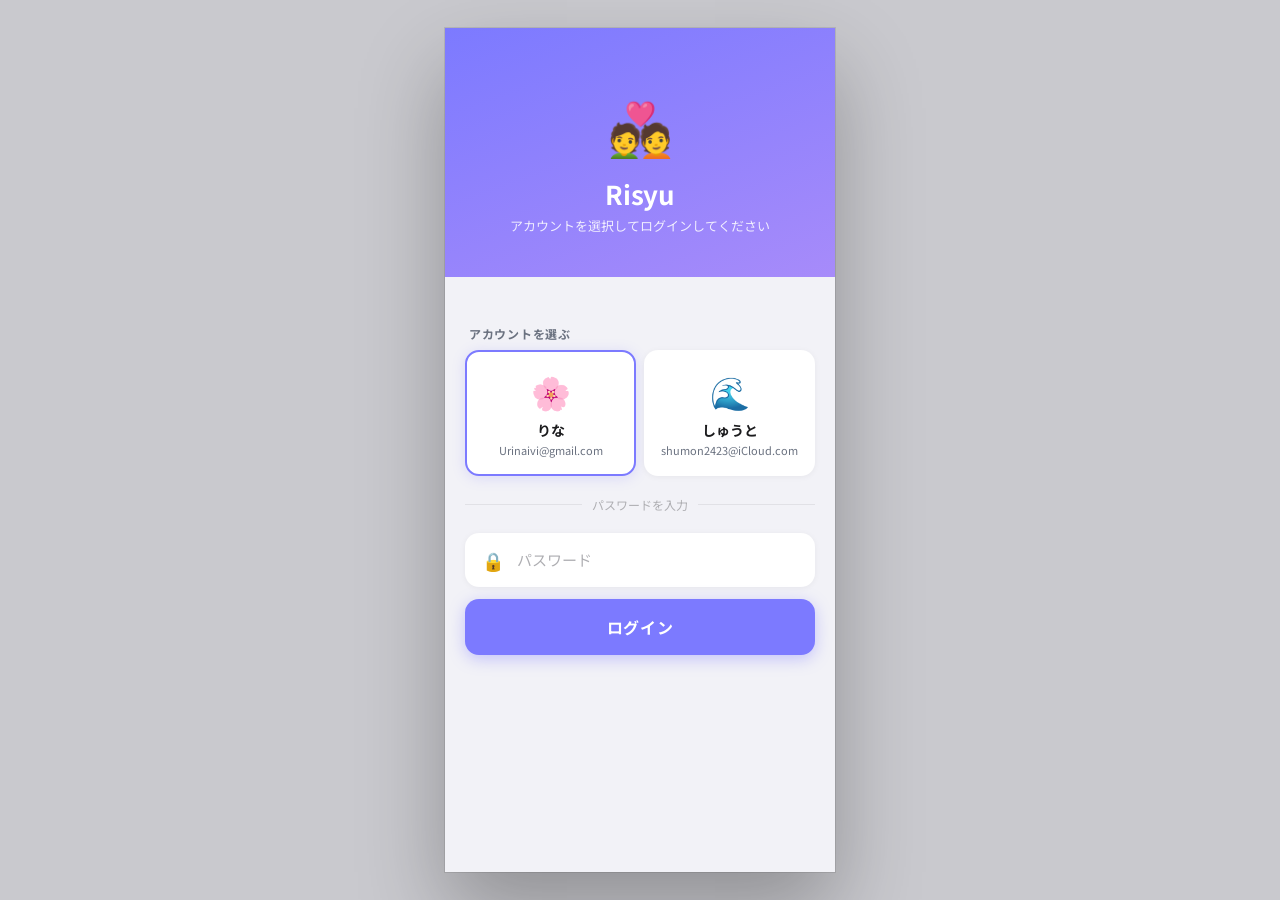
<file: 02_wants.html>
<!DOCTYPE html>
<html lang="ja">
<head>
<meta charset="UTF-8"/>
<meta name="viewport" content="width=device-width,initial-scale=1.0,maximum-scale=1.0"/>
<title>やりたいことリスト</title>
<link href="https://fonts.googleapis.com/css2?family=Noto+Sans+JP:wght@300;400;500;600;700&display=swap" rel="stylesheet"/>
<link rel="icon" href="photo/favicon.png">
<style>
*,*::before,*::after{box-sizing:border-box;margin:0;padding:0}
:root{--bg:#f2f2f7;--card:#fff;--text:#1c1c1e;--sub:#6b7280;--muted:#aeaeb2;--border:rgba(0,0,0,0.07);--accent:#7c7aff;--green:#34c759;--red:#ff3b30;--orange:#ff9500;--r:14px;--nav:62px}
html,body{height:100%;background:#c9c9ce;display:flex;justify-content:center;align-items:center;font-family:'Noto Sans JP',sans-serif;-webkit-font-smoothing:antialiased;overscroll-behavior:none}
.phone{width:min(390px,100vw);height:min(844px,100dvh);background:var(--bg);border-radius:clamp(0px,calc((100vw - 390px)*-99),48px);overflow:hidden;position:relative;display:flex;flex-direction:column;box-shadow:0 40px 80px rgba(0,0,0,.28),0 0 0 1px rgba(0,0,0,.09)}
.hdr{padding:max(52px,env(safe-area-inset-top,52px)) 20px 10px;background:var(--bg);flex-shrink:0;display:flex;align-items:flex-end;justify-content:space-between}
.hdr-title{font-size:22px;font-weight:700;color:var(--text);letter-spacing:-.3px}
.hdr-acts{display:flex;gap:6px}
.hdr-btn{width:32px;height:32px;border-radius:50%;border:none;cursor:pointer;background:none;display:flex;align-items:center;justify-content:center;font-size:19px;color:var(--sub);transition:background .15s}
.hdr-btn:active{background:var(--border)}
.search-wrap{padding:4px 14px 10px;flex-shrink:0}
.search-box{background:var(--card);border-radius:12px;display:flex;align-items:center;gap:8px;padding:10px 14px}
.search-box input{flex:1;border:none;outline:none;font-size:14px;font-family:'Noto Sans JP',sans-serif;color:var(--text);background:transparent}
.search-box input::placeholder{color:var(--muted)}
.scroll{flex:1;overflow-y:auto;padding:0 14px 20px;-webkit-overflow-scrolling:touch;overscroll-behavior:contain}
.scroll::-webkit-scrollbar{display:none}
/* charts */
.chart-row{display:flex;gap:8px;margin-bottom:8px}
.chart-box{flex:1;background:var(--card);border-radius:var(--r);padding:14px 10px;display:flex;flex-direction:column;align-items:center}
.chart-lbl{font-size:11px;font-weight:700;color:var(--sub);letter-spacing:.04em;margin-bottom:8px;text-align:center}
.chart-sub{font-size:11px;color:var(--muted);margin-top:6px;text-align:center}
.pie-wrap{position:relative;width:76px;height:76px}
.pie-wrap canvas{width:76px!important;height:76px!important}
.pie-center{position:absolute;inset:0;display:flex;flex-direction:column;align-items:center;justify-content:center;pointer-events:none}
.pie-num{font-size:16px;font-weight:700;color:var(--text)}
.pie-unit{font-size:10px;color:var(--sub)}
/* list */
.sec-lbl{font-size:12px;font-weight:700;color:var(--sub);letter-spacing:.07em;text-transform:uppercase;padding:14px 2px 6px}
.c-list{background:var(--card);border-radius:var(--r);overflow:hidden;margin-bottom:6px}
.c-row{display:flex;align-items:stretch;border-bottom:.5px solid var(--border);cursor:pointer;transition:background .12s;-webkit-tap-highlight-color:transparent;overflow:hidden}
.c-row:last-child{border-bottom:none}
.c-row:active{background:#f5f5fa}
.c-thumb{flex-shrink:0;background:#f0f0f5;overflow:hidden;min-height:80px;width:70px}
.c-thumb img{width:100%;height:100%;object-fit:cover;display:block}
.c-thumb-empty{width:100%;height:100%;min-height:80px;display:flex;align-items:center;justify-content:center;font-size:22px;color:var(--muted)}
.c-body{flex:1;min-width:0;padding:11px 12px;display:flex;align-items:center;gap:8px}
.c-main{flex:1;min-width:0}
.c-title{font-size:15px;font-weight:500;color:var(--text);white-space:nowrap;overflow:hidden;text-overflow:ellipsis}
.c-sub{font-size:11px;color:var(--sub);margin-top:2px}
.c-tags{display:flex;flex-wrap:wrap;gap:3px;margin-top:4px}
.c-tag{font-size:10px;font-weight:600;padding:1px 6px;border-radius:8px;background:var(--bg);color:var(--sub)}
.c-meta{display:flex;align-items:center;gap:5px;margin-top:4px;flex-wrap:wrap}
.c-right{text-align:right;flex-shrink:0;display:flex;flex-direction:column;align-items:flex-end;gap:4px}
.badge{font-size:11px;font-weight:600;padding:2px 8px;border-radius:10px;display:inline-block}
.b-orange{background:#fff3e0;color:var(--orange)}
.b-green{background:#e3f9eb;color:var(--green)}
.empty-row{padding:24px;text-align:center;font-size:14px;color:var(--muted)}
/* fab */
.fab{position:absolute;bottom:calc(var(--nav) + env(safe-area-inset-bottom,0px) + 18px);right:18px;width:54px;height:54px;border-radius:50%;background:var(--accent);color:#fff;border:none;cursor:pointer;font-size:26px;display:flex;align-items:center;justify-content:center;box-shadow:0 4px 18px rgba(124,122,255,.5);transition:transform .15s;z-index:20}
.fab:active{transform:scale(.91)}
/* nav */
.nav{height:calc(var(--nav) + env(safe-area-inset-bottom,0px));padding-bottom:env(safe-area-inset-bottom,0px);background:rgba(250,250,250,.96);border-top:.5px solid var(--border);display:flex;align-items:flex-start;flex-shrink:0;backdrop-filter:blur(20px);z-index:30}
.nav-item{flex:1;display:flex;flex-direction:column;align-items:center;justify-content:center;gap:3px;cursor:pointer;padding:10px 0 6px;border:none;background:none;-webkit-tap-highlight-color:transparent;transition:transform .1s;position:relative}
.nav-item:active{transform:scale(.88)}
.nav-icon{font-size:20px;line-height:1}
.nav-lbl{font-size:10px;font-weight:500;color:var(--muted)}
.nav-item.active .nav-lbl{color:var(--accent);font-weight:700}
/* overlay */
.overlay{position:absolute;inset:0;background:rgba(0,0,0,.42);z-index:100;display:flex;align-items:flex-end;opacity:0;pointer-events:none;transition:opacity .22s}
.overlay.open{opacity:1;pointer-events:all}
.sheet{width:100%;background:var(--bg);border-radius:24px 24px 0 0;transform:translateY(100%);max-height:94%;overflow-y:auto;transition:transform .3s cubic-bezier(.32,.72,0,1)}
.overlay.open .sheet{transform:translateY(0)}
.sh-handle{width:36px;height:4px;background:#c7c7cc;border-radius:2px;margin:12px auto 0}
.sh-hdr{display:flex;justify-content:space-between;align-items:center;padding:16px 20px 10px}
.sh-title{font-size:17px;font-weight:700;color:var(--text)}
.x-btn{width:28px;height:28px;border-radius:50%;background:#e4e4e9;border:none;cursor:pointer;display:flex;align-items:center;justify-content:center;font-size:14px;color:var(--sub)}
/* form */
.f-card{background:var(--card);border-radius:var(--r);margin:0 14px 10px;overflow:hidden}
.f-row{display:flex;align-items:flex-start;padding:13px 16px;border-bottom:.5px solid var(--border);gap:10px}
.f-row:last-child{border-bottom:none}
.f-lbl{font-size:15px;color:var(--text);min-width:82px;flex-shrink:0;padding-top:2px}
.f-inp{flex:1;border:none;outline:none;font-size:15px;font-family:'Noto Sans JP',sans-serif;color:var(--text);background:transparent;text-align:right}
.f-inp::placeholder{color:#c7c7cc;text-align:right}
.f-inp.left{text-align:left}
.f-inp.left::placeholder{text-align:left}
input[type=date]{color-scheme:light}
textarea.f-inp{text-align:left;resize:none;line-height:1.6;padding:2px 0}
/* tag input */
.tag-input-wrap{flex:1;display:flex;flex-wrap:wrap;gap:4px;align-items:center;min-height:28px;position:relative}
.tag-chip{display:inline-flex;align-items:center;gap:3px;padding:3px 8px;border-radius:20px;background:var(--accent);color:#fff;font-size:12px;font-weight:600}
.tag-chip-del{font-size:11px;cursor:pointer;opacity:.7}
.tag-bare{border:none;outline:none;font-size:14px;font-family:'Noto Sans JP',sans-serif;color:var(--text);background:transparent;min-width:60px;flex:1}
.tag-bare::placeholder{color:#c7c7cc}
.tag-dropdown{position:absolute;top:calc(100% + 4px);left:0;right:0;background:var(--card);border-radius:10px;box-shadow:0 4px 20px rgba(0,0,0,.14);z-index:200;max-height:150px;overflow-y:auto;display:none}
.tag-dropdown.open{display:block}
.tag-dd-item{padding:10px 14px;font-size:14px;color:var(--text);cursor:pointer;border-bottom:.5px solid var(--border)}
.tag-dd-item:last-child{border-bottom:none}
.tag-dd-item:active{background:#f5f5fa}
/* period */
.period-wrap{flex:1;display:flex;flex-direction:column;align-items:flex-end;gap:4px}
.period-single-row{display:flex;align-items:center;gap:6px}
.period-toggle-btn{width:26px;height:26px;border-radius:50%;border:none;background:#e4e4e9;color:var(--sub);font-size:16px;cursor:pointer;display:flex;align-items:center;justify-content:center;flex-shrink:0;font-weight:700;line-height:1;font-family:sans-serif}
.period-toggle-btn:active{background:var(--accent);color:#fff}
.period-date-inp{border:none;outline:none;font-size:14px;font-family:'Noto Sans JP',sans-serif;color:var(--text);background:transparent;text-align:right;color-scheme:light}
/* desire */
.desire-my-row{display:flex;align-items:center;gap:6px;margin-left:auto}
.desire-sub-lbl{font-size:11px;color:var(--sub);font-weight:600;white-space:nowrap}
.d-star{font-size:22px;cursor:pointer;transition:transform .1s;-webkit-tap-highlight-color:transparent;line-height:1}
.d-star:active{transform:scale(.85)}
/* cost */
.cost-g{display:flex;gap:5px;margin-left:auto}
.cost-btn{padding:7px 11px;border-radius:10px;font-size:13px;font-weight:700;font-family:'Noto Sans JP',sans-serif;border:none;cursor:pointer;transition:background .15s,color .15s}
.cost-off{background:#e4e4e9;color:var(--sub)}
.cost-on{background:var(--accent);color:#fff}
/* image */
.img-upload-btn{display:flex;align-items:center;justify-content:center;gap:6px;width:100%;padding:12px;border:1.5px dashed var(--muted);border-radius:10px;background:transparent;cursor:pointer;font-size:14px;color:var(--sub);font-family:'Noto Sans JP',sans-serif}
.img-remove{display:block;text-align:center;font-size:13px;color:var(--red);cursor:pointer;padding:4px 0;font-weight:600}
.img-size-row{display:flex;align-items:center;gap:8px;margin-top:6px;padding:0 4px}
.img-size-row label{font-size:11px;color:var(--sub);white-space:nowrap}
.img-size-row input{flex:1}
/* ok/del */
.tgl-g{display:flex;gap:6px;margin-left:auto}
.tgl{padding:7px 12px;border-radius:11px;font-size:12px;font-weight:700;font-family:'Noto Sans JP',sans-serif;border:none;cursor:pointer;transition:background .16s,color .16s}
.tgl-off{background:#e4e4e9;color:var(--sub)}
.tgl-accent{background:var(--accent);color:#fff}
.tgl-green{background:var(--green);color:#fff}
.tgl-orange{background:var(--orange);color:#fff}
.ok-btn{display:block;width:calc(100% - 28px);margin:2px 14px 12px;padding:15px;background:var(--accent);color:#fff;border:none;border-radius:var(--r);font-size:16px;font-weight:700;font-family:'Noto Sans JP',sans-serif;cursor:pointer;letter-spacing:.04em;transition:opacity .15s,transform .12s}
.ok-btn:active{opacity:.82;transform:scale(.98)}
.ok-btn.green{background:var(--green)}
.ok-btn.orange{background:var(--orange)}
.del-btn{display:block;width:calc(100% - 28px);margin:4px 14px 22px;padding:13px;background:#ffe5e4;color:var(--red);border:none;border-radius:var(--r);font-size:15px;font-weight:600;font-family:'Noto Sans JP',sans-serif;cursor:pointer}
/* detail */
.det-hero{width:100%;display:block;object-fit:cover;max-height:180px}
.det-title{font-size:20px;font-weight:700;color:var(--text);padding:12px 16px 8px;line-height:1.4}
.det-tags{display:flex;flex-wrap:wrap;gap:4px;padding:0 16px 10px}
.det-tag{font-size:11px;font-weight:600;padding:3px 9px;border-radius:20px;background:#eef0fe;color:var(--accent)}
.det-row{display:flex;justify-content:space-between;align-items:flex-start;padding:11px 16px;border-bottom:.5px solid var(--border);font-size:14px;gap:12px}
.det-row:last-child{border-bottom:none}
.det-k{color:var(--sub);flex-shrink:0}
.det-v{color:var(--text);font-weight:500;text-align:right;word-break:break-all;max-width:230px}
.det-v a{color:var(--accent);text-decoration:none}
.desire-both{display:flex;flex-direction:column;gap:4px;align-items:flex-end}
.desire-both-row{display:flex;align-items:center;gap:6px}
.desire-both-lbl{font-size:11px;color:var(--sub)}
/* filter */
.filter-row{display:flex;align-items:flex-start;justify-content:space-between;padding:13px 16px;border-bottom:.5px solid var(--border);gap:8px}
.filter-row:last-child{border-bottom:none}
.filter-lbl{font-size:14px;color:var(--text);flex-shrink:0;padding-top:4px}
.filter-tags-wrap{flex:1;display:flex;flex-wrap:wrap;gap:4px;justify-content:flex-end}
.fil-tag-btn{padding:5px 10px;border-radius:20px;font-size:12px;font-weight:600;border:none;cursor:pointer;transition:background .15s}
.fil-tag-off{background:#e4e4e9;color:var(--sub)}
.fil-tag-on{background:var(--accent);color:#fff}
</style>
</head>
<body>
<div class="phone">
  <div class="hdr">
    <div class="hdr-title">やりたいことリスト</div>
    <div class="hdr-acts">
      <button class="hdr-btn" onclick="openFilter()">⚙️</button>
      <button class="hdr-btn" onclick="location.href='04_bingo.html'">⬛</button>
    </div>
  </div>
  <div class="search-wrap">
    <div class="search-box">
      <span style="font-size:16px;color:var(--muted)">🔍</span>
      <input id="searchInput" placeholder="検索..." oninput="render()"/>
    </div>
  </div>
  <div class="scroll" id="scroll"></div>
  <button class="fab" onclick="openAdd()">＋</button>
  <nav class="nav" id="nav"></nav>

  <!-- 追加モーダル -->
  <div class="overlay" id="addModal" onclick="bgClose(event,'addModal')">
    <div class="sheet">
      <div class="sh-handle"></div>
      <div class="sh-hdr"><span class="sh-title">やりたいことを追加</span><button class="x-btn" onclick="closeM('addModal')">✕</button></div>
      <div style="padding:0 14px 6px">
        <div id="addImgPreview" style="display:none;margin-bottom:8px">
          <img id="addImgEl" src="" style="width:100%;border-radius:10px;display:block"/>
          <div class="img-size-row">
            <label>サイズ</label>
            <input type="range" id="addImgSize" min="60" max="240" value="120"/>
          </div>
          <span class="img-remove" onclick="removeAddImg()">✕ 画像を削除</span>
        </div>
        <label class="img-upload-btn">📷 画像を追加<input type="file" accept="image/*" id="addImgInput" style="display:none" onchange="onAddImg(this)"/></label>
      </div>
      <div class="f-card">
        <div class="f-row"><span class="f-lbl">タイトル</span><input class="f-inp" type="text" id="f-title" placeholder="例：花畑へ行く"/></div>
        <div class="f-row" style="position:relative;overflow:visible">
          <span class="f-lbl">タグ</span>
          <div class="tag-input-wrap" id="addTagWrap">
            <input class="tag-bare" id="addTagInput" placeholder="タグを入力してEnter"
              onkeydown="handleTagKey(event,'add')"
              oninput="showTagDD('add',this.value)"
              onblur="setTimeout(()=>hideTagDD('add'),160)"/>
            <div class="tag-dropdown" id="addTagDD"></div>
          </div>
        </div>
        <div class="f-row">
          <span class="f-lbl">イベント日付</span>
          <div class="period-wrap" id="addPeriodWrap">
            <!-- renderPeriodInputs で生成 -->
          </div>
        </div>
        <div class="f-row"><span class="f-lbl">URL</span><input class="f-inp" type="url" id="f-url" placeholder="https://..."/></div>
        <div class="f-row"><span class="f-lbl">マップURL</span><input class="f-inp" type="url" id="f-map" placeholder="Google Maps URL"/></div>
        <div class="f-row" style="align-items:flex-start;padding-top:14px"><span class="f-lbl" style="padding-top:2px">メモ</span><textarea class="f-inp left" id="f-memo" rows="2" placeholder="任意"></textarea></div>
      </div>
      <div class="f-card">
        <div class="f-row">
          <span class="f-lbl">やりたい度</span>
          <div class="desire-my-row" id="addDesireRow">
            <span class="desire-sub-lbl" id="addDesireLbl"></span>
            <span class="d-star" onclick="setDesire('add',1)">🤍</span>
            <span class="d-star" onclick="setDesire('add',2)">🤍</span>
            <span class="d-star" onclick="setDesire('add',3)">🤍</span>
            <span class="d-star" onclick="setDesire('add',4)">🤍</span>
            <span class="d-star" onclick="setDesire('add',5)">🤍</span>
          </div>
        </div>
        <div class="f-row">
          <span class="f-lbl">行動コスト</span>
          <div class="cost-g" id="addCostBtns">
            <button class="cost-btn cost-off" onclick="setCost('add','1')">⭐</button>
            <button class="cost-btn cost-off" onclick="setCost('add','2')">⭐⭐</button>
            <button class="cost-btn cost-off" onclick="setCost('add','3')">⭐⭐⭐</button>
          </div>
        </div>
        <div class="f-row"><span class="f-lbl">登録者</span><span id="addRegLabel" style="font-size:14px;color:var(--sub);margin-left:auto"></span></div>
        <div class="f-row"><span class="f-lbl">ステータス</span><span style="font-size:13px;color:var(--sub);margin-left:auto;background:#e4e4e9;padding:6px 12px;border-radius:10px">未実行（固定）</span></div>
      </div>
      <button class="ok-btn" onclick="submitAdd()">追加する</button>
      <div style="height:8px"></div>
    </div>
  </div>

  <!-- 詳細モーダル -->
  <div class="overlay" id="detModal" onclick="bgClose(event,'detModal')">
    <div class="sheet">
      <div class="sh-handle"></div>
      <div class="sh-hdr"><span class="sh-title">詳細</span><button class="x-btn" onclick="closeM('detModal')">✕</button></div>
      <div id="detBody"></div>
      <button class="ok-btn" id="editBtn" style="background:var(--accent);margin-bottom:6px" onclick="openEdit()">✏️ 編集する</button>
      <button class="ok-btn green" id="toggleBtn">✅ 実行済みにする</button>
      <button class="del-btn" id="delBtn">🗑 削除する</button>
    </div>
  </div>

  <!-- 編集モーダル -->
  <div class="overlay" id="editModal" onclick="bgClose(event,'editModal')">
    <div class="sheet">
      <div class="sh-handle"></div>
      <div class="sh-hdr"><span class="sh-title">編集</span><button class="x-btn" onclick="closeM('editModal')">✕</button></div>
      <div style="padding:0 14px 6px">
        <div id="editImgPreview" style="display:none;margin-bottom:8px">
          <img id="editImgEl" src="" style="width:100%;border-radius:10px;display:block"/>
          <div class="img-size-row">
            <label>サイズ</label>
            <input type="range" id="editImgSize" min="60" max="240" value="120"/>
          </div>
          <span class="img-remove" onclick="removeEditImg()">✕ 画像を削除</span>
        </div>
        <label class="img-upload-btn">📷 画像を変更<input type="file" accept="image/*" id="editImgInput" style="display:none" onchange="onEditImg(this)"/></label>
      </div>
      <div class="f-card">
        <div class="f-row"><span class="f-lbl">タイトル</span><input class="f-inp" type="text" id="e-title"/></div>
        <div class="f-row" style="position:relative;overflow:visible">
          <span class="f-lbl">タグ</span>
          <div class="tag-input-wrap" id="editTagWrap">
            <input class="tag-bare" id="editTagInput" placeholder="タグを入力してEnter"
              onkeydown="handleTagKey(event,'edit')"
              oninput="showTagDD('edit',this.value)"
              onblur="setTimeout(()=>hideTagDD('edit'),160)"/>
            <div class="tag-dropdown" id="editTagDD"></div>
          </div>
        </div>
        <div class="f-row">
          <span class="f-lbl">イベント日付</span>
          <div class="period-wrap" id="editPeriodWrap"></div>
        </div>
        <div class="f-row"><span class="f-lbl">URL</span><input class="f-inp" type="url" id="e-url" placeholder="https://..."/></div>
        <div class="f-row"><span class="f-lbl">マップURL</span><input class="f-inp" type="url" id="e-map" placeholder="Google Maps URL"/></div>
        <div class="f-row" style="align-items:flex-start;padding-top:14px"><span class="f-lbl" style="padding-top:2px">メモ</span><textarea class="f-inp left" id="e-memo" rows="2"></textarea></div>
      </div>
      <div class="f-card">
        <div class="f-row">
          <span class="f-lbl">やりたい度</span>
          <div class="desire-my-row" id="editDesireRow">
            <span class="desire-sub-lbl" id="editDesireLbl"></span>
            <span class="d-star" onclick="setDesire('edit',1)">🤍</span>
            <span class="d-star" onclick="setDesire('edit',2)">🤍</span>
            <span class="d-star" onclick="setDesire('edit',3)">🤍</span>
            <span class="d-star" onclick="setDesire('edit',4)">🤍</span>
            <span class="d-star" onclick="setDesire('edit',5)">🤍</span>
          </div>
        </div>
        <div class="f-row">
          <span class="f-lbl">行動コスト</span>
          <div class="cost-g" id="editCostBtns">
            <button class="cost-btn cost-off" onclick="setCost('edit','1')">⭐</button>
            <button class="cost-btn cost-off" onclick="setCost('edit','2')">⭐⭐</button>
            <button class="cost-btn cost-off" onclick="setCost('edit','3')">⭐⭐⭐</button>
          </div>
        </div>
        <div class="f-row" id="e-doneDateRow" style="display:none"><span class="f-lbl">実行日</span><input class="f-inp" type="date" id="e-donedate"/></div>
      </div>
      <button class="ok-btn" onclick="submitEdit()">保存する</button>
      <div style="height:8px"></div>
    </div>
  </div>

  <!-- フィルターモーダル -->
  <div class="overlay" id="filterModal" onclick="bgClose(event,'filterModal')">
    <div class="sheet">
      <div class="sh-handle"></div>
      <div class="sh-hdr"><span class="sh-title">フィルター / 並び替え</span><button class="x-btn" onclick="closeM('filterModal')">✕</button></div>
      <div class="f-card" style="margin-bottom:10px">
        <div class="filter-row"><span class="filter-lbl">ステータス</span><div class="tgl-g"><button class="tgl" id="fil-all" onclick="setFilter('all')">全て</button><button class="tgl" id="fil-pending" onclick="setFilter('pending')">未実行</button><button class="tgl" id="fil-done" onclick="setFilter('done')">実行済み</button></div></div>
        <div class="filter-row"><span class="filter-lbl">登録者</span><div class="tgl-g" id="fil-reg-btns"></div></div>
        <div class="filter-row">
          <span class="filter-lbl">タグ（複数可）</span>
          <div class="filter-tags-wrap" id="fil-tag-btns"><span style="font-size:12px;color:var(--muted)">タグなし</span></div>
        </div>
        <div class="filter-row">
          <span class="filter-lbl">行動コスト</span>
          <div class="tgl-g">
            <button class="tgl" id="fil-cost-all" onclick="setCostFilter('all')">全て</button>
            <button class="tgl" id="fil-cost-1" onclick="setCostFilter('1')">⭐</button>
            <button class="tgl" id="fil-cost-2" onclick="setCostFilter('2')">⭐⭐</button>
            <button class="tgl" id="fil-cost-3" onclick="setCostFilter('3')">⭐⭐⭐</button>
          </div>
        </div>
        <div class="filter-row">
          <span class="filter-lbl">並び替え</span>
          <div class="tgl-g">
            <button class="tgl" id="sort-reg" onclick="setSort('reg')">登録日</button>
            <button class="tgl" id="sort-done" onclick="setSort('done')">実行日</button>
            <button class="tgl" id="sort-desire" onclick="setSort('desire')">やりたい度</button>
          </div>
        </div>
      </div>
      <button class="ok-btn" onclick="closeM('filterModal');render()">適用する</button>
      <div style="height:8px"></div>
    </div>
  </div>
</div>

<script src="auth.js"></script>
<script>
/* ═══ UTILS ═══ */
function uid(){return Date.now().toString(36)+Math.random().toString(36).slice(2,6)}
function todayStr(){return new Date().toISOString().slice(0,10)}
function fmtDay(s){if(!s)return'—';try{const d=new Date(s);if(isNaN(d))return s;return`${d.getFullYear()}/${String(d.getMonth()+1).padStart(2,'0')}/${String(d.getDate()).padStart(2,'0')}`}catch{return s}}
function dateToISO(jpDate){return jpDate.replace(/\//g,'-')} // 2026/4/1 → 2026-04-01

/* ═══ STATE ═══ */
const STORE='wants_v1';
let items,U,P;
let filterStatus='all',filterReg='all',filterCost='all',filterTags=[],sortKey='reg',editingId=null;
let addDesire=0,editDesire=0,addCost='',editCost='';
let addTags=[],editTags=[];
let addImgData='',editImgData='';
let addPeriodMode='single',editPeriodMode='single';

/* ═══ MIGRATION ═══ */
function migrateItem(w){
  const r={tags:[],map:'',cost:'',image:'',imgSize:120,desire:0,desireB:0,period:'',url:'',...w};
  const m={free:'1',low:'1',mid:'2',high:'3'};
  if(m[r.cost])r.cost=m[r.cost];
  return r;
}

/* ═══ INIT ═══ */
function init(){
  if(!requireLogin())return;
  U=currentUser(); P=getAccount(partnerId());
  applyTheme(U.theme);
  document.getElementById('nav').innerHTML=navHTML('wants');
  // wants画面を開いたら既読にする
  markAllNotifsRead();
  syncOnLoad(['wants','accounts']).then(()=>{
    try{const s=JSON.parse(localStorage.getItem(STORE));items=(Array.isArray(s)&&s.length)?s.map(migrateItem):sampleItems()}catch{items=sampleItems()}
    autoDelete(); applyFilterUI(); render();
  });
}

function sampleItems(){return[
  migrateItem({id:uid(),title:'花畑へ行く',regDate:'2026-03-02',period:'2026/4/1〜2026/4/30',url:'',memo:'春限定',registrar:'A',status:'pending',doneDate:null,createdAt:'2026-03-02T00:00'}),
  migrateItem({id:uid(),title:'水族館デート',regDate:'2026-03-02',period:'',url:'',memo:'',registrar:'B',status:'pending',doneDate:null,createdAt:'2026-03-02T00:00'}),
]}

function accountName(id){return id===U.id?U.name:P.name}
function accountIcon(id){return id===U.id?U.icon:P.icon}

function persist(notifMsg){
  localStorage.setItem(STORE,JSON.stringify(items));
  syncOnSave('wants',items);
  if(notifMsg) addNotif(notifMsg);
}
function autoDelete(){
  const y3=3*365*24*60*60*1000,now=Date.now(),b=items.length;
  items=items.filter(w=>{if(w.status!=='done'||!w.doneDate)return true;return now-new Date(w.doneDate).getTime()<y3});
  if(items.length!==b)persist();
}
function getAllTags(){const s=new Set();items.forEach(w=>(w.tags||[]).forEach(t=>s.add(t)));return[...s].sort()}

/* ═══ RENDER ═══ */
function render(){
  const el=document.getElementById('scroll');
  const q=(document.getElementById('searchInput')?.value||'').toLowerCase();
  let list=items.filter(w=>{
    if(q&&!w.title.toLowerCase().includes(q)&&!(w.memo||'').toLowerCase().includes(q)&&!((w.tags||[]).join(' ').toLowerCase().includes(q)))return false;
    if(filterStatus!=='all'&&w.status!==filterStatus)return false;
    if(filterReg!=='all'&&w.registrar!==filterReg)return false;
    if(filterCost!=='all'&&w.cost!==filterCost)return false;
    // タグ複数選択AND絞り込み
    if(filterTags.length>0&&!filterTags.every(t=>(w.tags||[]).includes(t)))return false;
    return true;
  });
  list.sort((a,b)=>{
    if(sortKey==='done')return(b.doneDate||'').localeCompare(a.doneDate||'');
    if(sortKey==='desire'){
      const da=U.id===a.registrar?(a.desire||0):(a.desireB||0);
      const db=U.id===b.registrar?(b.desire||0):(b.desireB||0);
      return db-da;
    }
    return(b.regDate||'').localeCompare(a.regDate||'');
  });
  const pending=list.filter(w=>w.status==='pending'),done=list.filter(w=>w.status==='done');
  const total=items.length,doneAll=items.filter(w=>w.status==='done').length;
  const aCount=items.filter(w=>w.registrar===U.id).length,bCount=items.filter(w=>w.registrar===P.id).length;

  const row=w=>{
    const tagHtml=(w.tags||[]).map(t=>`<span class="c-tag">#${t}</span>`).join('');
    const myD=U.id===w.registrar?(w.desire||0):(w.desireB||0);
    const desireStr=myD>0?'💗'.repeat(myD):'';
    const costStr=w.cost?'⭐'.repeat(Number(w.cost)):'';
    const imgH=w.imgSize||120;
    return `<div class="c-row" onclick="openDetail('${w.id}')">
      <div class="c-thumb" style="width:${Math.round(imgH*0.6)}px;min-height:${imgH}px">
        ${w.image?`<img src="${w.image}" loading="lazy" style="min-height:${imgH}px"/>`:`<div class="c-thumb-empty" style="min-height:${imgH}px">🗂️</div>`}
      </div>
      <div class="c-body">
        <div class="c-main">
          <div class="c-title">${w.title}</div>
          <div class="c-sub">${accountIcon(w.registrar)} ${accountName(w.registrar)}${w.period?' · '+w.period:''}</div>
          ${tagHtml?`<div class="c-tags">${tagHtml}</div>`:''}
          <div class="c-meta">
            ${desireStr?`<span style="font-size:12px">${desireStr}</span>`:''}
            ${costStr?`<span style="font-size:12px">${costStr}</span>`:''}
          </div>
        </div>
        <div class="c-right"><span class="badge ${w.status==='done'?'b-green':'b-orange'}">${w.status==='done'?'実行済み':'未実行'}</span></div>
      </div>
    </div>`;
  };

  el.innerHTML=`
    <div class="chart-row">
      <div class="chart-box"><div class="chart-lbl">実行率</div><div class="pie-wrap"><canvas id="pie1"></canvas><div class="pie-center"><div class="pie-num">${total?Math.round(doneAll/total*100):0}</div><div class="pie-unit">%</div></div></div><div class="chart-sub">${doneAll}/${total}件</div></div>
      <div class="chart-box"><div class="chart-lbl">登録数の割合</div><div class="pie-wrap"><canvas id="pie2"></canvas><div class="pie-center"><div class="pie-num" style="font-size:11px;color:var(--sub)">${U.icon}:${aCount}<br>${P.icon}:${bCount}</div></div></div><div class="chart-sub">全${total}件</div></div>
    </div>
    <div class="sec-lbl">未実行 (${pending.length})</div>
    <div class="c-list">${pending.length?pending.map(row).join(''):'<div class="empty-row">データなし</div>'}</div>
    <div class="sec-lbl">実行済み (${done.length})</div>
    <div class="c-list">${done.length?done.map(row).join(''):'<div class="empty-row">データなし</div>'}</div>
    <div style="height:6px"></div>`;

  drawPie('pie1',[doneAll,total-doneAll],['#34c759','#e5e5ea']);
  drawPie('pie2',[aCount,bCount],[U.theme,P.theme]);
}

function drawPie(id,data,colors){
  const c=document.getElementById(id);if(!c)return;
  c.width=76;c.height=76;const ctx=c.getContext('2d');
  const total=data.reduce((s,v)=>s+v,0)||1;let angle=-Math.PI/2;
  data.forEach((v,i)=>{const sl=(v/total)*Math.PI*2;ctx.beginPath();ctx.moveTo(38,38);ctx.arc(38,38,35,angle,angle+sl);ctx.closePath();ctx.fillStyle=colors[i];ctx.fill();angle+=sl});
  ctx.beginPath();ctx.arc(38,38,20,0,Math.PI*2);ctx.fillStyle='#fff';ctx.fill();
}

function openM(id){document.getElementById(id).classList.add('open')}
function closeM(id){document.getElementById(id).classList.remove('open')}
function bgClose(e,id){if(e.target===document.getElementById(id))closeM(id)}

/* ═══ TAG ═══ */
function renderTags(mode){
  const tags=mode==='add'?addTags:editTags;
  const wrapId=mode==='add'?'addTagWrap':'editTagWrap';
  const inputId=mode==='add'?'addTagInput':'editTagInput';
  const ddId=mode==='add'?'addTagDD':'editTagDD';
  const wrap=document.getElementById(wrapId);
  const inp=document.getElementById(inputId);
  const dd=document.getElementById(ddId);
  const chips=tags.map((t,i)=>`<span class="tag-chip">#${t}<span class="tag-chip-del" onclick="removeTag('${mode}',${i})">✕</span></span>`).join('');
  wrap.innerHTML=chips;
  wrap.appendChild(inp);
  wrap.appendChild(dd);
}
function handleTagKey(e,mode){
  if(e.key!=='Enter'&&e.key!==',')return;
  e.preventDefault();
  const inp=document.getElementById(mode==='add'?'addTagInput':'editTagInput');
  const val=inp.value.trim().replace(/^#/,'');
  if(!val)return;
  addTagToMode(mode,val); inp.value=''; hideTagDD(mode); renderTags(mode);
}
function addTagToMode(mode,val){
  if(mode==='add'){if(!addTags.includes(val))addTags.push(val);}
  else{if(!editTags.includes(val))editTags.push(val);}
}
function removeTag(mode,idx){
  if(mode==='add')addTags.splice(idx,1); else editTags.splice(idx,1);
  renderTags(mode);
}
function showTagDD(mode,val){
  const ddId=mode==='add'?'addTagDD':'editTagDD';
  const dd=document.getElementById(ddId);
  const cur=mode==='add'?addTags:editTags;
  const all=getAllTags().filter(t=>t.toLowerCase().includes((val||'').toLowerCase())&&!cur.includes(t));
  if(!all.length){dd.classList.remove('open');return}
  dd.innerHTML=all.map(t=>`<div class="tag-dd-item" onmousedown="pickTag('${mode}','${t}')">#${t}</div>`).join('');
  dd.classList.add('open');
}
function hideTagDD(mode){document.getElementById(mode==='add'?'addTagDD':'editTagDD').classList.remove('open')}
function pickTag(mode,val){addTagToMode(mode,val);renderTags(mode);document.getElementById(mode==='add'?'addTagInput':'editTagInput').value='';hideTagDD(mode)}

/* ═══ PERIOD ═══ */
function renderPeriodInputs(mode,periodStr){
  const isAdd=mode==='add';
  const wrap=document.getElementById(isAdd?'addPeriodWrap':'editPeriodWrap');
  const m=isAdd?addPeriodMode:editPeriodMode;

  if(m==='single'){
    // 1日のみ
    let dateVal='';
    if(periodStr&&!periodStr.includes('〜')){
      dateVal=dateToISO(periodStr).replace(/\//g,'-');
    }
    wrap.innerHTML=`<div class="period-single-row">
      <input type="date" class="period-date-inp" id="${isAdd?'f-date-s':'e-date-s'}" value="${dateVal}" style="text-align:right"/>
      <button class="period-toggle-btn" onclick="togglePeriodMode('${mode}')" title="期間に切替">＋</button>
    </div>`;
  } else {
    // 期間
    let s='',e='';
    if(periodStr&&periodStr.includes('〜')){
      const parts=periodStr.split('〜');
      s=(parts[0]||'').replace(/\//g,'-');
      e=(parts[1]||'').replace(/\//g,'-');
    }
    wrap.innerHTML=`<div style="display:flex;flex-direction:column;gap:4px;align-items:flex-end">
      <div style="display:flex;align-items:center;gap:6px">
        <span style="font-size:12px;color:var(--sub)">開始</span>
        <input type="date" class="period-date-inp" id="${isAdd?'f-date-s':'e-date-s'}" value="${s}"/>
        <button class="period-toggle-btn" onclick="togglePeriodMode('${mode}')" title="1日に切替" style="background:#e4e4e9">－</button>
      </div>
      <div style="display:flex;align-items:center;gap:6px">
        <span style="font-size:12px;color:var(--sub)">終了</span>
        <input type="date" class="period-date-inp" id="${isAdd?'f-date-e':'e-date-e'}" value="${e}"/>
      </div>
    </div>`;
  }
}
function togglePeriodMode(mode){
  if(mode==='add')addPeriodMode=addPeriodMode==='single'?'range':'single';
  else editPeriodMode=editPeriodMode==='single'?'range':'single';
  renderPeriodInputs(mode,'');
}
function getPeriodValue(mode){
  const isAdd=mode==='add';
  const m=isAdd?addPeriodMode:editPeriodMode;
  const toJP=v=>v?v.replace(/-/g,'/'):'';
  if(m==='single'){
    const v=(document.getElementById(isAdd?'f-date-s':'e-date-s')?.value||'').trim();
    return v?toJP(v):'';
  } else {
    const s=toJP(document.getElementById(isAdd?'f-date-s':'e-date-s')?.value||'');
    const e=toJP(document.getElementById(isAdd?'f-date-e':'e-date-e')?.value||'');
    if(s&&e)return`${s}〜${e}`;if(s)return s;return'';
  }
}

/* ═══ DESIRE ═══ */
function setDesire(mode,val){
  if(mode==='add')addDesire=val; else editDesire=val;
  const rowId=mode==='add'?'addDesireRow':'editDesireRow';
  document.getElementById(rowId).querySelectorAll('.d-star').forEach((s,i)=>{s.textContent=i<val?'💗':'🤍'});
}
function initDesireUI(mode,val){
  if(mode==='add'){addDesire=val;document.getElementById('addDesireLbl').textContent=U.name+':';}
  else{editDesire=val;document.getElementById('editDesireLbl').textContent=U.name+':';}
  const rowId=mode==='add'?'addDesireRow':'editDesireRow';
  document.getElementById(rowId).querySelectorAll('.d-star').forEach((s,i)=>{s.textContent=i<val?'💗':'🤍'});
}

/* ═══ COST ═══ */
function setCost(mode,val){
  if(mode==='add')addCost=val; else editCost=val;
  const container=document.getElementById(mode==='add'?'addCostBtns':'editCostBtns');
  container.querySelectorAll('.cost-btn').forEach((b,i)=>{b.className='cost-btn '+(String(i+1)===String(val)?'cost-on':'cost-off')});
}
function resetCostUI(mode){
  const container=document.getElementById(mode==='add'?'addCostBtns':'editCostBtns');
  container.querySelectorAll('.cost-btn').forEach(b=>b.className='cost-btn cost-off');
}

/* ═══ IMAGE ═══ */
function compressImage(src,maxW,cb){
  const img=new Image();
  img.onload=()=>{
    let w=img.width,h=img.height;
    if(w>maxW){h=Math.round(h*maxW/w);w=maxW;}
    const c=document.createElement('canvas');c.width=w;c.height=h;
    c.getContext('2d').drawImage(img,0,0,w,h);
    cb(c.toDataURL('image/jpeg',0.72));
  };
  img.src=src;
}
function onAddImg(input){
  const file=input.files[0];if(!file)return;
  const reader=new FileReader();
  reader.onload=e=>compressImage(e.target.result,900,data=>{
    addImgData=data;
    document.getElementById('addImgEl').src=data;
    document.getElementById('addImgPreview').style.display='block';
  });
  reader.readAsDataURL(file);
}
function removeAddImg(){addImgData='';document.getElementById('addImgPreview').style.display='none';document.getElementById('addImgInput').value='';}
function onEditImg(input){
  const file=input.files[0];if(!file)return;
  const reader=new FileReader();
  reader.onload=e=>compressImage(e.target.result,900,data=>{
    editImgData=data;
    document.getElementById('editImgEl').src=data;
    document.getElementById('editImgPreview').style.display='block';
  });
  reader.readAsDataURL(file);
}
function removeEditImg(){editImgData='';document.getElementById('editImgPreview').style.display='none';document.getElementById('editImgInput').value='';}

/* ═══ ADD ═══ */
function openAdd(){
  document.getElementById('f-title').value='';
  document.getElementById('f-url').value='';
  document.getElementById('f-map').value='';
  document.getElementById('f-memo').value='';
  document.getElementById('addRegLabel').textContent=iconHTML(U.icon,14)+' '+U.name;
  addTags=[];addDesire=0;addCost='';addImgData='';addPeriodMode='single';
  renderTags('add');initDesireUI('add',0);resetCostUI('add');renderPeriodInputs('add','');
  document.getElementById('addImgPreview').style.display='none';
  openM('addModal');
}
function submitAdd(){
  const title=document.getElementById('f-title').value.trim();
  if(!title){alert('タイトルを入力してください');return}
  const imgSize=Number(document.getElementById('addImgSize')?.value||120);
  const period=getPeriodValue('add');
  items.push(migrateItem({
    id:uid(),title,regDate:todayStr(),period,
    url:document.getElementById('f-url').value.trim(),
    map:document.getElementById('f-map').value.trim(),
    memo:document.getElementById('f-memo').value.trim(),
    tags:[...addTags],desire:addDesire,desireB:0,cost:addCost,
    image:addImgData,imgSize,
    registrar:U.id,status:'pending',doneDate:null,createdAt:new Date().toISOString(),
  }));
  persist(`${U.name}が「${title}」を追加しました`);
  closeM('addModal');render();
}

/* ═══ DETAIL ═══ */
function openDetail(id){
  const w=items.find(x=>x.id===id);if(!w)return;
  editingId=id;
  const tagHtml=(w.tags||[]).map(t=>`<span class="det-tag">#${t}</span>`).join('');
  const costStr=w.cost?'⭐'.repeat(Number(w.cost)):'';
  // 自分・相手のやりたい度
  const myD=U.id===w.registrar?(w.desire||0):(w.desireB||0);
  const ptD=U.id===w.registrar?(w.desireB||0):(w.desire||0);

  document.getElementById('detBody').innerHTML=`
    ${w.image?`<img class="det-hero" src="${w.image}" style="max-height:${w.imgSize||120}px"/>`:''}
    <div class="det-title">${w.title}</div>
    ${tagHtml?`<div class="det-tags">${tagHtml}</div>`:''}
    <div class="det-row"><span class="det-k">ステータス</span><span class="det-v">${w.status==='done'?'✅ 実行済み':'⏳ 未実行'}</span></div>
    <div class="det-row">
      <span class="det-k">やりたい度</span>
      <div class="desire-both">
        <div class="desire-both-row"><span class="desire-both-lbl">${iconHTML(U.icon,12)} ${U.name}</span><span>${'💗'.repeat(myD)||'—'}</span></div>
        <div class="desire-both-row"><span class="desire-both-lbl">${iconHTML(P.icon,12)} ${P.name}</span><span>${'💗'.repeat(ptD)||'—'}</span></div>
      </div>
    </div>
    ${costStr?`<div class="det-row"><span class="det-k">行動コスト</span><span class="det-v">${costStr}</span></div>`:''}
    <div class="det-row"><span class="det-k">登録者</span><span class="det-v">${accountIcon(w.registrar)} ${accountName(w.registrar)}</span></div>
    <div class="det-row"><span class="det-k">登録日</span><span class="det-v">${fmtDay(w.regDate)}</span></div>
    ${w.doneDate?`<div class="det-row"><span class="det-k">実行日</span><span class="det-v">${fmtDay(w.doneDate)}</span></div>`:''}
    ${w.period?`<div class="det-row"><span class="det-k">イベント日付</span><span class="det-v">${w.period}</span></div>`:''}
    ${w.url?`<div class="det-row"><span class="det-k">URL</span><span class="det-v"><a href="${w.url}" target="_blank">${w.url}</a></span></div>`:''}
    ${w.map?`<div class="det-row"><span class="det-k">マップ</span><span class="det-v"><a href="${w.map}" target="_blank">📍 地図を開く</a></span></div>`:''}
    ${w.memo?`<div class="det-row"><span class="det-k">メモ</span><span class="det-v">${w.memo}</span></div>`:''}`;

  const toggleBtn=document.getElementById('toggleBtn');
  if(w.status==='done'){
    toggleBtn.textContent='↩ 未実行に戻す';toggleBtn.className='ok-btn orange';
    toggleBtn.onclick=()=>{w.status='pending';w.doneDate=null;persist();closeM('detModal');render()};
  } else {
    toggleBtn.textContent='✅ 実行済みにする';toggleBtn.className='ok-btn green';
    toggleBtn.onclick=()=>{w.status='done';w.doneDate=todayStr();persist(`${U.name}が「${w.title}」を実行済みにしました`);closeM('detModal');render()};
  }
  document.getElementById('delBtn').onclick=()=>{if(!confirm('削除しますか？'))return;items=items.filter(x=>x.id!==id);persist();closeM('detModal');render()};
  openM('detModal');
}

/* ═══ EDIT ═══ */
function openEdit(){
  const w=items.find(x=>x.id===editingId);if(!w)return;
  document.getElementById('e-title').value=w.title||'';
  document.getElementById('e-url').value=w.url||'';
  document.getElementById('e-map').value=w.map||'';
  document.getElementById('e-memo').value=w.memo||'';
  document.getElementById('e-donedate').value=w.doneDate||todayStr();
  document.getElementById('e-doneDateRow').style.display=w.status==='done'?'flex':'none';

  editTags=[...(w.tags||[])];
  // 自分のやりたい度のみ編集可能
  const myD=U.id===w.registrar?(w.desire||0):(w.desireB||0);
  editCost=w.cost||'';editImgData=w.image||'';
  editPeriodMode=w.period?.includes('〜')?'range':'single';

  renderTags('edit');
  initDesireUI('edit',myD);
  if(editCost)setCost('edit',editCost); else resetCostUI('edit');
  renderPeriodInputs('edit',w.period||'');

  if(editImgData){
    document.getElementById('editImgEl').src=editImgData;
    document.getElementById('editImgPreview').style.display='block';
    document.getElementById('editImgSize').value=String(w.imgSize||120);
  } else {
    document.getElementById('editImgPreview').style.display='none';
  }
  closeM('detModal');openM('editModal');
}
function submitEdit(){
  const title=document.getElementById('e-title').value.trim();
  if(!title){alert('タイトルを入力してください');return}
  const w=items.find(x=>x.id===editingId);if(!w)return;
  const imgSize=Number(document.getElementById('editImgSize')?.value||120);
  w.title=title;
  w.period=getPeriodValue('edit');
  w.url=document.getElementById('e-url').value.trim();
  w.map=document.getElementById('e-map').value.trim();
  w.memo=document.getElementById('e-memo').value.trim();
  w.tags=[...editTags];w.cost=editCost;w.image=editImgData;w.imgSize=imgSize;
  // 自分のやりたい度のみ更新
  if(U.id===w.registrar)w.desire=editDesire; else w.desireB=editDesire;
  if(w.status==='done')w.doneDate=document.getElementById('e-donedate').value||w.doneDate;
  persist();closeM('editModal');render();
}

/* ═══ FILTER ═══ */
function openFilter(){
  const allTags=getAllTags();
  const tagBtns=document.getElementById('fil-tag-btns');
  tagBtns.innerHTML=allTags.length
    ? allTags.map(t=>`<button class="fil-tag-btn ${filterTags.includes(t)?'fil-tag-on':'fil-tag-off'}" onclick="toggleTagFilter('${t}')">#${t}</button>`).join('')
    : '<span style="font-size:12px;color:var(--muted)">タグなし</span>';
  applyFilterUI();openM('filterModal');
}
function toggleTagFilter(t){
  const i=filterTags.indexOf(t);
  if(i>=0)filterTags.splice(i,1); else filterTags.push(t);
  document.querySelectorAll('#fil-tag-btns .fil-tag-btn').forEach(b=>{
    const bt=b.textContent.replace('#','');
    b.className='fil-tag-btn '+(filterTags.includes(bt)?'fil-tag-on':'fil-tag-off');
  });
}
function applyFilterUI(){
  document.getElementById('fil-all').className='tgl '+(filterStatus==='all'?'tgl-accent':'tgl-off');
  document.getElementById('fil-pending').className='tgl '+(filterStatus==='pending'?'tgl-orange':'tgl-off');
  document.getElementById('fil-done').className='tgl '+(filterStatus==='done'?'tgl-green':'tgl-off');
  document.getElementById('fil-reg-btns').innerHTML=`
    <button class="tgl ${filterReg==='all'?'tgl-accent':'tgl-off'}" onclick="setRegFilter('all')">全て</button>
    <button class="tgl ${filterReg===U.id?'tgl-accent':'tgl-off'}" onclick="setRegFilter('${U.id}')">${U.icon} ${U.name}</button>
    <button class="tgl ${filterReg===P.id?'tgl-accent':'tgl-off'}" onclick="setRegFilter('${P.id}')">${P.icon} ${P.name}</button>`;
  ['all','1','2','3'].forEach(k=>{const el=document.getElementById('fil-cost-'+k);if(el)el.className='tgl '+(filterCost===k?'tgl-accent':'tgl-off')});
  document.getElementById('sort-reg').className='tgl '+(sortKey==='reg'?'tgl-accent':'tgl-off');
  document.getElementById('sort-done').className='tgl '+(sortKey==='done'?'tgl-accent':'tgl-off');
  document.getElementById('sort-desire').className='tgl '+(sortKey==='desire'?'tgl-accent':'tgl-off');
}
function setFilter(v){filterStatus=v;applyFilterUI()}
function setRegFilter(v){filterReg=v;applyFilterUI()}
function setCostFilter(v){filterCost=v;applyFilterUI()}
function setSort(v){sortKey=v;applyFilterUI()}

init();
</script>
</body>
</html>
</file>
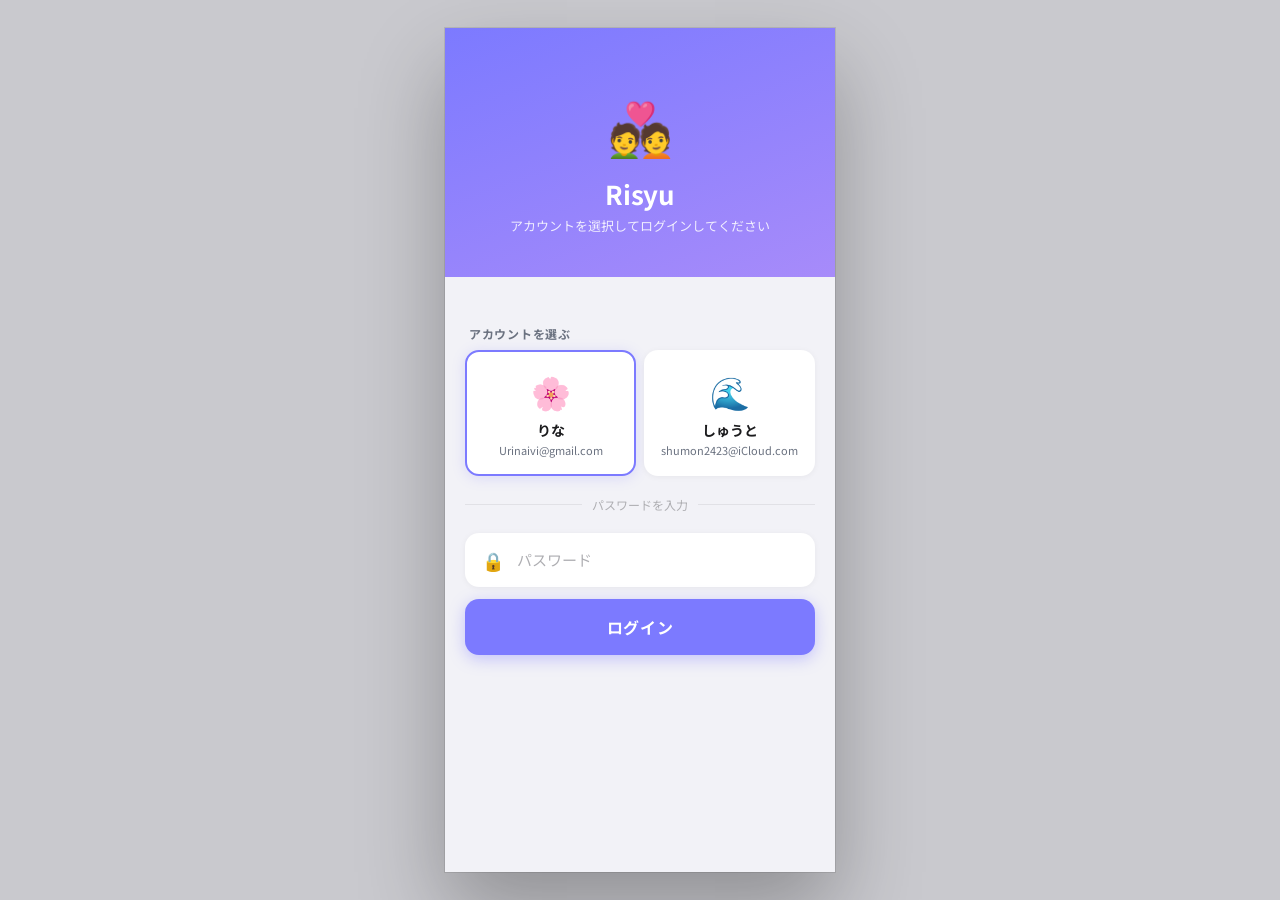
<file: 03_stamp.html>
<!DOCTYPE html>
<html lang="ja">
<head>
<meta charset="UTF-8"/>
<meta name="viewport" content="width=device-width,initial-scale=1.0,maximum-scale=1.0"/>
<title>スタンプカード</title>
<link href="https://fonts.googleapis.com/css2?family=Noto+Sans+JP:wght@300;400;500;600;700&display=swap" rel="stylesheet"/>
<link rel="icon" href="photo/favicon.png">
<style>
*,*::before,*::after{box-sizing:border-box;margin:0;padding:0}
:root{--bg:#f2f2f7;--card:#fff;--text:#1c1c1e;--sub:#6b7280;--muted:#aeaeb2;--border:rgba(0,0,0,0.07);--accent:#7c7aff;--green:#34c759;--red:#ff3b30;--orange:#ff9500;--pink:#ff2d55;--r:14px;--nav:62px}
html,body{height:100%;background:#c9c9ce;display:flex;justify-content:center;align-items:center;font-family:'Noto Sans JP',sans-serif;-webkit-font-smoothing:antialiased;overscroll-behavior:none}
.phone{width:min(390px,100vw);height:min(844px,100dvh);background:var(--bg);border-radius:clamp(0px,calc((100vw - 390px)*-99),48px);overflow:hidden;position:relative;display:flex;flex-direction:column;box-shadow:0 40px 80px rgba(0,0,0,.28),0 0 0 1px rgba(0,0,0,.09)}
.hdr{padding:max(52px,env(safe-area-inset-top,52px)) 20px 10px;background:var(--bg);flex-shrink:0;display:flex;align-items:flex-end;justify-content:space-between}
.hdr-title{font-size:22px;font-weight:700;color:var(--text);letter-spacing:-.3px}
.hdr-user{font-size:14px;color:var(--sub);font-weight:500}
.scroll{flex:1;overflow-y:auto;overflow-x:hidden;padding:12px 14px 20px;-webkit-overflow-scrolling:touch;overscroll-behavior:contain;touch-action:pan-y}
.scroll::-webkit-scrollbar{display:none}
.card-nav{display:flex;align-items:center;justify-content:space-between;margin-bottom:10px}
.nav-arrow{width:34px;height:34px;border-radius:50%;background:var(--card);border:none;cursor:pointer;display:flex;align-items:center;justify-content:center;font-size:20px;color:var(--sub);box-shadow:0 1px 6px rgba(0,0,0,.08);transition:transform .1s}
.nav-arrow:active{transform:scale(.88)}
.nav-arrow:disabled{opacity:.3;cursor:default}
.card-nav-label{font-size:14px;font-weight:600;color:var(--sub)}
.stamp-card{background:var(--card);border-radius:20px;padding:18px;margin-bottom:12px;box-shadow:0 2px 14px rgba(0,0,0,.07)}
.stamp-card.completed{background:linear-gradient(135deg,#fff0f5,#fff);border:1.5px solid #ffc0cb}
.sc-header{text-align:center;margin-bottom:14px}
.sc-title{font-size:17px;font-weight:700;color:var(--text)}
.sc-period{font-size:12px;color:var(--sub);margin-top:3px}
.sc-progress{display:flex;align-items:center;gap:8px;margin-top:8px}
.progress-bar{flex:1;height:6px;background:#e5e5ea;border-radius:3px;overflow:hidden}
.progress-fill{height:100%;border-radius:3px;transition:width .4s ease}
.progress-text{font-size:12px;font-weight:700;color:var(--sub);flex-shrink:0}
/* スタンプグリッド – 6列、マスに日付表示 */
.stamp-grid{display:grid;grid-template-columns:repeat(6,1fr);gap:5px;touch-action:pan-y}
.stamp-cell{aspect-ratio:1;border-radius:8px;background:#f0f0f5;display:flex;flex-direction:column;align-items:center;justify-content:center;cursor:pointer;transition:all .15s;-webkit-tap-highlight-color:transparent;touch-action:manipulation;overflow:hidden;padding:2px}
.stamp-cell:active{transform:scale(.88)}
.stamp-cell.empty-s{background:#f0f0f5}
.stamp-cell.stamped-s{background:#fff0f5}
.stamp-icon{font-size:16px;line-height:1.1}
.stamp-date{font-size:7.5px;color:#c06090;line-height:1.2;text-align:center;margin-top:1px;white-space:nowrap}
.stamp-card.completed .stamp-cell.stamped-s .stamp-icon{font-size:14px}
.complete-banner{background:linear-gradient(135deg,var(--pink),var(--accent));border-radius:12px;padding:14px;margin-top:12px;text-align:center;color:#fff}
.complete-banner-title{font-size:16px;font-weight:700;margin-bottom:4px}
.complete-banner-sub{font-size:12px;opacity:.88}
.goal-card{background:var(--card);border-radius:var(--r);padding:14px 16px;margin-bottom:10px}
.goal-label{font-size:12px;font-weight:700;color:var(--sub);letter-spacing:.05em;margin-bottom:6px}
.goal-text{font-size:15px;color:var(--text);line-height:1.6}
.goal-edit-row{display:flex;align-items:center;gap:8px;margin-top:8px}
.goal-input{flex:1;border:.5px solid var(--border);border-radius:8px;padding:8px 12px;font-size:14px;font-family:'Noto Sans JP',sans-serif;color:var(--text);background:var(--bg);outline:none}
.goal-input:focus{border-color:var(--accent)}
.goal-save-btn{padding:8px 14px;color:#fff;border:none;border-radius:8px;font-size:13px;font-weight:600;font-family:'Noto Sans JP',sans-serif;cursor:pointer;flex-shrink:0}
.reward-card{background:var(--card);border-radius:var(--r);padding:14px 16px;margin-bottom:12px}
.reward-header{display:flex;align-items:center;justify-content:space-between;margin-bottom:8px}
.reward-label{font-size:12px;font-weight:700;color:var(--sub);letter-spacing:.05em}
.reward-edit-btn{font-size:12px;background:none;border:none;cursor:pointer;font-weight:600;font-family:'Noto Sans JP',sans-serif}
.reward-text{font-size:15px;color:var(--text);line-height:1.6}
.today-badge{display:inline-flex;align-items:center;gap:6px;padding:6px 12px;border-radius:20px;font-size:12px;font-weight:600;margin-bottom:10px}
.today-badge.ok{background:#e3f9eb;color:var(--green)}
.today-badge.wait{background:#fff3e0;color:var(--orange)}
.today-badge.done{background:#f0f0f5;color:var(--sub)}
.fab{position:absolute;bottom:calc(var(--nav) + env(safe-area-inset-bottom,0px) + 18px);right:18px;width:54px;height:54px;border-radius:50%;color:#fff;border:none;cursor:pointer;font-size:26px;display:flex;align-items:center;justify-content:center;transition:transform .15s;z-index:20}
.fab:active{transform:scale(.91)}
.fab:disabled{background:#d1d1d6!important;box-shadow:none!important;cursor:default}
.nav{height:calc(var(--nav) + env(safe-area-inset-bottom,0px));padding-bottom:env(safe-area-inset-bottom,0px);background:rgba(250,250,250,.96);border-top:.5px solid var(--border);display:flex;align-items:flex-start;flex-shrink:0;backdrop-filter:blur(20px);z-index:30}
.nav-item{flex:1;display:flex;flex-direction:column;align-items:center;justify-content:center;gap:3px;cursor:pointer;padding:10px 0 6px;border:none;background:none;-webkit-tap-highlight-color:transparent;transition:transform .1s;position:relative}
.nav-item:active{transform:scale(.88)}
.nav-icon{font-size:20px;line-height:1}
.nav-lbl{font-size:10px;font-weight:500;color:var(--muted)}
.nav-item.active .nav-lbl{color:var(--accent);font-weight:700}
.overlay{position:absolute;inset:0;background:rgba(0,0,0,.42);z-index:100;display:flex;align-items:flex-end;opacity:0;pointer-events:none;transition:opacity .22s}
.overlay.open{opacity:1;pointer-events:all}
.sheet{width:100%;background:var(--bg);border-radius:24px 24px 0 0;transform:translateY(100%);max-height:88%;overflow-y:auto;transition:transform .3s cubic-bezier(.32,.72,0,1)}
.overlay.open .sheet{transform:translateY(0)}
.sh-handle{width:36px;height:4px;background:#c7c7cc;border-radius:2px;margin:12px auto 0}
.sh-hdr{display:flex;justify-content:space-between;align-items:center;padding:16px 20px 10px}
.sh-title{font-size:17px;font-weight:700;color:var(--text)}
.x-btn{width:28px;height:28px;border-radius:50%;background:#e4e4e9;border:none;cursor:pointer;display:flex;align-items:center;justify-content:center;font-size:14px;color:var(--sub)}
.f-card{background:var(--card);border-radius:var(--r);margin:0 14px 10px;overflow:hidden}
.f-row{display:flex;align-items:flex-start;padding:13px 16px;border-bottom:.5px solid var(--border);gap:10px}
.f-row:last-child{border-bottom:none}
.f-lbl{font-size:15px;color:var(--text);min-width:80px;flex-shrink:0;padding-top:2px}
.f-inp{flex:1;border:none;outline:none;font-size:15px;resize:none;font-family:'Noto Sans JP',sans-serif;color:var(--text);background:transparent;text-align:left;line-height:1.6}
.f-inp::placeholder{color:#c7c7cc}
.ok-btn{display:block;width:calc(100% - 28px);margin:2px 14px 22px;padding:15px;color:#fff;border:none;border-radius:var(--r);font-size:16px;font-weight:700;font-family:'Noto Sans JP',sans-serif;cursor:pointer;letter-spacing:.04em;transition:opacity .15s,transform .12s}
.ok-btn:active{opacity:.82;transform:scale(.98)}
.det-row{display:flex;justify-content:space-between;align-items:flex-start;padding:12px 16px;border-bottom:.5px solid var(--border);font-size:14px;gap:12px}
.det-row:last-child{border-bottom:none}
.det-k{color:var(--sub);flex-shrink:0}
.det-v{color:var(--text);font-weight:500;text-align:right}
@keyframes stampPop{0%{transform:scale(1)}40%{transform:scale(1.35)}70%{transform:scale(.9)}100%{transform:scale(1)}}
.stamp-pop{animation:stampPop .35s ease}
@keyframes fadeIn{from{opacity:0;transform:translateY(6px)}to{opacity:1;transform:translateY(0)}}
.fade-in{animation:fadeIn .2s ease}
</style>
</head>
<body>
<div class="phone">
  <div class="hdr">
    <div class="hdr-title">スタンプカード</div>
    <div class="hdr-user" id="hdrUser"></div>
  </div>
  <div class="scroll" id="scroll"></div>
  <button class="fab" id="stampFab" onclick="pressStamp()">🔖</button>
  <nav class="nav" id="nav"></nav>

  <div class="overlay" id="rewardModal" onclick="bgClose(event,'rewardModal')">
    <div class="sheet">
      <div class="sh-handle"></div>
      <div class="sh-hdr"><span class="sh-title">コンプリート報酬を編集</span><button class="x-btn" onclick="closeM('rewardModal')">✕</button></div>
      <div class="f-card"><div class="f-row"><span class="f-lbl">報酬内容</span><textarea class="f-inp" id="rewardInput" rows="3" placeholder="例：好きなレストランへのディナー 🍽️"></textarea></div></div>
      <button class="ok-btn" id="rewardSaveBtn" onclick="saveReward()">保存する</button>
    </div>
  </div>

  <div class="overlay" id="stampDetModal" onclick="bgClose(event,'stampDetModal')">
    <div class="sheet">
      <div class="sh-handle"></div>
      <div class="sh-hdr"><span class="sh-title">スタンプ詳細</span><button class="x-btn" onclick="closeM('stampDetModal')">✕</button></div>
      <div id="stampDetBody"></div>
    </div>
  </div>
</div>

<script src="auth.js"></script>
<script>
let STORE, REWARD_STORE;
let data, reward, cardIdx, U;

function uid(){return Date.now().toString(36)+Math.random().toString(36).slice(2,6)}

/*
  スタンプ1日判定ルール: 06:00 〜 翌日 05:59
  00:00〜05:59 に押したスタンプは「前日」扱い
*/
function stampDayKey(dateObj){
  const d=dateObj||new Date();
  if(d.getHours()<6){
    // 前日
    const prev=new Date(d); prev.setDate(prev.getDate()-1);
    return prev.toISOString().slice(0,10);
  }
  return d.toISOString().slice(0,10);
}
function todayStampKey(){return stampDayKey(new Date())}

function fmtDT(s){if(!s)return'—';const d=new Date(s);if(isNaN(d))return s;const p=n=>String(n).padStart(2,'0');return`${d.getFullYear()}/${p(d.getMonth()+1)}/${p(d.getDate())} ${p(d.getHours())}:${p(d.getMinutes())}`}
function fmtDay(s){if(!s)return'—';const d=new Date(s);if(isNaN(d))return s;const p=n=>String(n).padStart(2,'0');return`${d.getFullYear()}/${p(d.getMonth()+1)}/${p(d.getDate())}`}
// スタンプグリッド用 M/D
function fmtMD(isoDate){
  if(!isoDate)return'';
  const d=new Date(isoDate+'T12:00:00'); // 正午で parse してタイムゾーン問題回避
  return`${d.getMonth()+1}/${d.getDate()}`;
}

function init(){
  if(!requireLogin())return;
  U=currentUser();
  applyTheme(U.theme);
  STORE='stamp_v1_'+U.id;
  REWARD_STORE='stamp_reward_v1_'+U.id;
  document.getElementById('hdrUser').innerHTML=iconHTML(U.icon,16)+' '+U.name;
  document.getElementById('nav').innerHTML=navHTML('stamp');

  const fab=document.getElementById('stampFab');
  fab.style.background=U.theme||'#ff2d55';
  fab.style.boxShadow=`0 4px 18px ${U.theme||'#ff2d55'}55`;
  document.getElementById('rewardSaveBtn').style.background=U.theme||'#ff2d55';

  syncOnLoad(['stamp','accounts'],U.id).then(()=>{
    data=loadData();
    reward=localStorage.getItem(REWARD_STORE)||'互いに好きな報酬を決める 🎁';
    cardIdx=data.cards.length-1;
    render();
  });
}

function loadData(){
  try{const d=JSON.parse(localStorage.getItem(STORE));if(d&&Array.isArray(d.cards)&&d.cards.length)return migrateData(d)}catch{}
  return{cards:[createCard('最初のスタンプカード','毎日の目標をここに入力')]};
}

// 旧データのstampDates（ISO文字列）からstampDays（YYYY-MM-DD）を補完する
function migrateData(d){
  d.cards=d.cards.map(card=>{
    if(!card.stampDays)card.stampDays=Array(30).fill(null);
    // 旧データからstampDayを計算
    card.stampDates.forEach((dt,i)=>{
      if(dt&&!card.stampDays[i]){
        card.stampDays[i]=stampDayKey(new Date(dt));
      }
    });
    return card;
  });
  return d;
}

function createCard(title,goal){
  return{id:uid(),title,goal,startDate:new Date().toISOString(),
    cells:Array(30).fill(false),
    stampDates:Array(30).fill(null),
    stampDays:Array(30).fill(null), // 06:00基準の日付キー
    completed:false,completedDate:null};
}

function stampedTodayCard(card){
  const today=todayStampKey();
  return (card.stampDays||[]).some(d=>d===today);
}

function persist(){localStorage.setItem(STORE,JSON.stringify(data));syncOnSave('stamp',data,U.id);}

function render(){
  const el=document.getElementById('scroll');
  const cards=data.cards;
  if(!cards.length){el.innerHTML='<div style="text-align:center;padding:48px;color:var(--muted)">カードがありません</div>';return}
  if(cardIdx>=cards.length)cardIdx=cards.length-1;
  if(cardIdx<0)cardIdx=0;
  const card=cards[cardIdx];
  if(!card.stampDays)card.stampDays=Array(30).fill(null);
  const stamped=card.cells.filter(Boolean).length,pct=Math.round(stamped/30*100);
  const todayOk=stampedTodayCard(card),isLatest=cardIdx===cards.length-1;
  const fab=document.getElementById('stampFab');
  if(!isLatest||card.completed||todayOk){
    fab.disabled=true;
  } else {
    fab.disabled=false;
    fab.style.background=U.theme||'#ff2d55';
    fab.style.boxShadow=`0 4px 18px ${U.theme||'#ff2d55'}55`;
  }

  let badgeHTML='';
  if(card.completed)badgeHTML=`<div class="today-badge done">✨ コンプリート済み</div>`;
  else if(todayOk)badgeHTML=`<div class="today-badge ok">✅ 今日のスタンプ完了（6:00〜翌5:59）</div>`;
  else if(isLatest)badgeHTML=`<div class="today-badge wait">⏳ 今日のスタンプがまだです（6:00〜翌5:59）</div>`;

  // グリッド：スタンプ済みセルに日付表示
  const gridCells=card.cells.map((s,i)=>{
    if(s){
      const dayKey=card.stampDays?.[i]||'';
      const md=dayKey?fmtMD(dayKey):'';
      return `<div class="stamp-cell stamped-s" onclick="cellTap(${i})">
        <div class="stamp-icon">${card.completed?'✨':'💕'}</div>
        ${md?`<div class="stamp-date">${md}</div>`:''}
      </div>`;
    }
    return`<div class="stamp-cell empty-s" onclick="cellTap(${i})"></div>`;
  }).join('');

  const completeBanner=card.completed?`<div class="complete-banner"><div class="complete-banner-title">🎉 コンプリート！</div><div class="complete-banner-sub">${fmtDay(card.completedDate)} 達成</div></div>`:'';
  const grad=`linear-gradient(90deg,${U.theme||'var(--accent)'},var(--pink))`;

  el.innerHTML=`${badgeHTML}
    <div class="card-nav">
      <button class="nav-arrow" onclick="moveCard(-1)" ${cardIdx===0?'disabled':''}>‹</button>
      <span class="card-nav-label">${cardIdx+1} / ${cards.length}</span>
      <button class="nav-arrow" onclick="moveCard(1)" ${cardIdx===cards.length-1?'disabled':''}>›</button>
    </div>
    <div class="stamp-card ${card.completed?'completed':''} fade-in">
      <div class="sc-header">
        <div class="sc-title">${card.title}</div>
        <div class="sc-period">開始: ${fmtDay(card.startDate)}</div>
        <div class="sc-progress">
          <div class="progress-bar"><div class="progress-fill" style="width:${pct}%;background:${grad}"></div></div>
          <span class="progress-text">${stamped}/30</span>
        </div>
      </div>
      <div class="stamp-grid">${gridCells}</div>
      ${completeBanner}
    </div>
    <div class="goal-card">
      <div class="goal-label">スタンプ目標</div>
      <div class="goal-text">${card.goal||'目標を設定しましょう'}</div>
      ${isLatest&&!card.completed?`<div class="goal-edit-row">
        <input class="goal-input" id="goalInput" value="${card.goal||''}" placeholder="目標を入力..."/>
        <button class="goal-save-btn" onclick="saveGoal()" style="background:${U.theme||'var(--accent)'}">保存</button>
      </div>`:''}
    </div>
    <div class="reward-card">
      <div class="reward-header">
        <span class="reward-label">コンプリート報酬について</span>
        <button class="reward-edit-btn" onclick="openM('rewardModal')" style="color:${U.theme||'var(--accent)'}">✏️ 編集</button>
      </div>
      <div class="reward-text">${reward}</div>
    </div>
    <div style="height:6px"></div>`;
}

function moveCard(dir){cardIdx=Math.max(0,Math.min(data.cards.length-1,cardIdx+dir));render()}

function pressStamp(){
  const card=data.cards[cardIdx];
  if(!card||card.completed)return;
  if(stampedTodayCard(card)){alert('今日のスタンプはすでに押しました\n（1日の区切りは 6:00〜翌 5:59 です）');return}
  const nextIdx=card.cells.findIndex(c=>!c);if(nextIdx===-1)return;
  const now=new Date();
  card.cells[nextIdx]=true;
  card.stampDates[nextIdx]=now.toISOString();
  card.stampDays[nextIdx]=todayStampKey(); // 06:00基準の日付キーを保存

  const stamped=card.cells.filter(Boolean).length;
  if(stamped===30){
    card.completed=true;card.completedDate=now.toISOString();persist();
    setTimeout(()=>{
      alert('🎉 おめでとう！スタンプカードをコンプリートしました！\n報酬をゲット！');
      autoCreateNextCard();cardIdx=data.cards.length-1;render();
    },300);
    return;
  }
  persist();render();
}

function autoCreateNextCard(){
  data.cards.push(createCard(`スタンプカード ${data.cards.length+1}`,data.cards[data.cards.length-1].goal||'毎日の目標'));
  persist();
}

function cellTap(idx){
  const card=data.cards[cardIdx];
  if(!card.cells[idx])return;
  const stampDate=card.stampDates?.[idx]||'';
  const stampDay=card.stampDays?.[idx]||stampDayKey(new Date(stampDate));
  document.getElementById('stampDetBody').innerHTML=`
    <div class="det-row"><span class="det-k">スタンプ番号</span><span class="det-v">${idx+1}番目</span></div>
    <div class="det-row"><span class="det-k">スタンプ日</span><span class="det-v">${stampDay?fmtDay(stampDay+'T12:00:00'):'—'}</span></div>
    <div class="det-row"><span class="det-k">押した日時</span><span class="det-v">${fmtDT(stampDate)}</span></div>`;
  openM('stampDetModal');
}

function saveGoal(){
  const val=(document.getElementById('goalInput')?.value||'').trim();
  if(!val){alert('目標を入力してください');return}
  data.cards[cardIdx].goal=val;persist();render();
}

function openM(id){document.getElementById(id).classList.add('open')}
function closeM(id){document.getElementById(id).classList.remove('open')}
function bgClose(e,id){if(e.target===document.getElementById(id))closeM(id)}

function saveReward(){
  reward=document.getElementById('rewardInput').value.trim()||'報酬未設定';
  localStorage.setItem(REWARD_STORE,reward);closeM('rewardModal');render();
}

init();
</script>
</body>
</html>
</file>
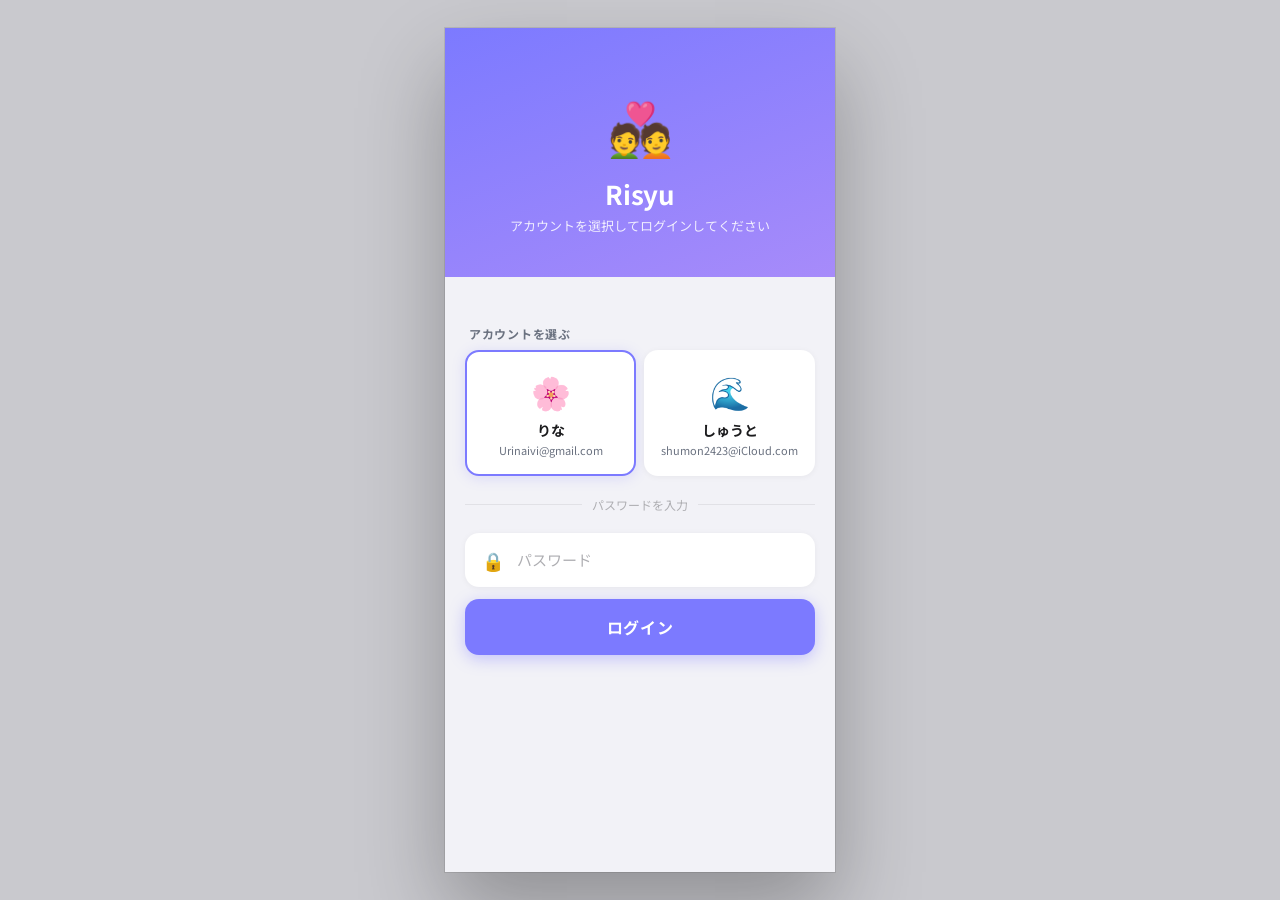
<file: 04_bingo.html>
<!DOCTYPE html>
<html lang="ja">
<head>
<meta charset="UTF-8"/>
<meta name="viewport" content="width=device-width,initial-scale=1.0,maximum-scale=1.0"/>
<title>ビンゴカード</title>
<link href="https://fonts.googleapis.com/css2?family=Noto+Sans+JP:wght@300;400;500;600;700&display=swap" rel="stylesheet"/>
<link rel="icon" href="photo/favicon.png">
<style>
*,*::before,*::after{box-sizing:border-box;margin:0;padding:0}
:root{--bg:#f2f2f7;--card:#fff;--text:#1c1c1e;--sub:#6b7280;--muted:#aeaeb2;--border:rgba(0,0,0,0.07);--accent:#7c7aff;--green:#34c759;--red:#ff3b30;--orange:#ff9500;--gold:#f59e0b;--r:14px;--nav:62px}
html,body{height:100%;background:#c9c9ce;display:flex;justify-content:center;align-items:center;font-family:'Noto Sans JP',sans-serif;-webkit-font-smoothing:antialiased;overscroll-behavior:none}
.phone{width:min(390px,100vw);height:min(844px,100dvh);background:var(--bg);border-radius:clamp(0px,calc((100vw - 390px)*-99),48px);overflow:hidden;position:relative;display:flex;flex-direction:column;box-shadow:0 40px 80px rgba(0,0,0,.28),0 0 0 1px rgba(0,0,0,.09)}
.hdr{padding:max(52px,env(safe-area-inset-top,52px)) 20px 10px;background:var(--bg);flex-shrink:0;display:flex;align-items:flex-end;justify-content:space-between}
.hdr-title{font-size:22px;font-weight:700;color:var(--text);letter-spacing:-.3px}
.hdr-acts{display:flex;gap:6px;align-items:center}
.hdr-btn{width:32px;height:32px;border-radius:50%;border:none;cursor:pointer;background:none;display:flex;align-items:center;justify-content:center;font-size:18px;color:var(--sub);transition:background .15s}
.hdr-btn:active{background:var(--border)}
.edit-badge{font-size:11px;font-weight:700;padding:4px 10px;border-radius:20px;background:var(--orange);color:#fff;display:none}
.edit-badge.show{display:inline-block}
.edit-bar{background:var(--orange);color:#fff;padding:8px 16px;text-align:center;font-size:13px;font-weight:600;flex-shrink:0;display:none;letter-spacing:.02em}
.edit-bar.show{display:block}
.scroll{flex:1;overflow-y:auto;overflow-x:hidden;padding:12px 14px 20px;-webkit-overflow-scrolling:touch;overscroll-behavior:contain;touch-action:pan-y}
.scroll::-webkit-scrollbar{display:none}
.season-nav{display:flex;align-items:center;justify-content:space-between;margin-bottom:10px}
.nav-arrow{width:36px;height:36px;border-radius:50%;background:var(--card);border:none;cursor:pointer;display:flex;align-items:center;justify-content:center;font-size:20px;color:var(--sub);box-shadow:0 1px 6px rgba(0,0,0,.08);transition:background .15s,transform .1s}
.nav-arrow:active{transform:scale(.88)}
.nav-arrow:disabled{opacity:.28;cursor:default}
.season-label-wrap{text-align:center}
.season-label{font-size:16px;font-weight:700;color:var(--text)}
.season-period{font-size:11px;color:var(--sub);margin-top:2px}
.expired-tag{display:inline-block;font-size:10px;font-weight:700;padding:2px 8px;border-radius:10px;background:#f0f0f5;color:var(--muted);margin-top:4px}
.bingo-wrap{background:var(--card);border-radius:20px;padding:16px;margin-bottom:12px;box-shadow:0 2px 14px rgba(0,0,0,.07);position:relative;overflow:hidden}
.bingo-wrap.is-bingo{box-shadow:0 8px 24px rgba(245,158,11,.32),0 0 0 2px rgba(245,158,11,.22);animation:bingoGlow 1.6s ease-in-out infinite}
.bingo-wrap.is-bingo::after{content:'✨';position:absolute;right:12px;top:10px;font-size:18px;animation:sparkle 1.8s ease-in-out infinite}
.bingo-wrap.is-bingo{box-shadow:0 8px 24px rgba(245,158,11,.32),0 0 0 2px rgba(245,158,11,.22);animation:bingoGlow 1.6s ease-in-out infinite}
.bingo-wrap.is-bingo::after{content:'✨';position:absolute;right:12px;top:10px;font-size:18px;animation:sparkle 1.8s ease-in-out infinite}
.bingo-title{font-size:30px;font-weight:900;letter-spacing:.12em;text-align:center;margin-bottom:12px;color:var(--text)}
.bingo-grid{display:grid;grid-template-columns:repeat(4,1fr);gap:4px;touch-action:pan-y}
.bingo-cell{aspect-ratio:1;border-radius:7px;background:#f0f0f5;display:flex;align-items:center;justify-content:center;font-size:9.5px;font-weight:500;color:var(--sub);cursor:pointer;text-align:center;padding:3px;line-height:1.25;transition:all .15s;overflow:hidden;word-break:break-all;-webkit-tap-highlight-color:transparent;touch-action:manipulation}
.bingo-cell:active{transform:scale(.9)}
.bingo-cell.empty-cell{color:var(--muted);font-size:18px}
.bingo-cell.cleared{background:linear-gradient(135deg,var(--accent) 0%,#a78bfa 100%);color:#fff;font-weight:600}
.bingo-cell.bingo-line{background:linear-gradient(135deg,var(--gold) 0%,var(--orange) 100%);color:#fff;font-weight:700;box-shadow:0 0 0 1px rgba(255,255,255,.32) inset,0 4px 12px rgba(245,158,11,.4);animation:bingoCellPop .7s ease}
.bingo-cell.edit-hover{background:#e8e5ff;border:1.5px dashed var(--accent)}
.bingo-count{display:flex;align-items:center;justify-content:center;gap:8px;margin-top:10px}
.bingo-chip{display:inline-flex;align-items:center;gap:4px;padding:5px 12px;border-radius:20px;background:linear-gradient(135deg,var(--gold),var(--orange));color:#fff;font-size:12px;font-weight:700}
.clear-count{font-size:12px;color:var(--sub)}
.bingo-banner{background:linear-gradient(135deg,var(--gold),var(--orange));border-radius:12px;padding:14px;margin-bottom:12px;text-align:center;color:#fff;position:relative;overflow:hidden}
.bingo-banner::before,.bingo-banner::after{position:absolute;font-size:16px;opacity:.7}
.bingo-banner::before{content:'🎀';left:12px;top:8px;animation:floaty 2s ease-in-out infinite}
.bingo-banner::after{content:'💖';right:12px;bottom:6px;animation:floaty 2.4s ease-in-out infinite}
.bingo-banner::before,.bingo-banner::after{position:absolute;font-size:16px;opacity:.7}
.bingo-banner::before{content:'🎀';left:12px;top:8px;animation:floaty 2s ease-in-out infinite}
.bingo-banner::after{content:'💖';right:12px;bottom:6px;animation:floaty 2.4s ease-in-out infinite}
.bingo-banner-title{font-size:16px;font-weight:700;margin-bottom:3px}
.bingo-banner-sub{font-size:12px;opacity:.9}
.reward-card{background:var(--card);border-radius:var(--r);padding:14px 16px;margin-bottom:10px}
.reward-header{display:flex;align-items:center;justify-content:space-between;margin-bottom:8px}
.reward-label{font-size:12px;font-weight:700;color:var(--sub);letter-spacing:.05em}
.reward-edit-btn{font-size:12px;color:var(--accent);background:none;border:none;cursor:pointer;font-weight:600;font-family:'Noto Sans JP',sans-serif}
.reward-text{font-size:15px;color:var(--text);line-height:1.6}
.reward-list{display:grid;gap:8px}
.reward-item{display:flex;align-items:flex-start;gap:8px;background:#faf7ff;border:1px solid #efe8ff;border-radius:10px;padding:8px 10px}
.reward-item.hit{background:#fff2d8;border-color:#ffd181}
.reward-num{min-width:54px;font-size:11px;font-weight:700;color:#8b5cf6;background:#ede9fe;border-radius:999px;padding:3px 8px;text-align:center}
.reward-item.hit .reward-num{background:linear-gradient(135deg,var(--gold),var(--orange));color:#fff}
.reward-desc{font-size:13px;color:var(--text);line-height:1.45;word-break:break-word}
.reward-current{margin-top:10px;padding:9px 11px;border-radius:10px;background:#fff6db;color:#7a4a00;font-size:13px;font-weight:600}
.reward-list{display:grid;gap:8px}
.reward-item{display:flex;align-items:flex-start;gap:8px;background:#faf7ff;border:1px solid #efe8ff;border-radius:10px;padding:8px 10px}
.reward-item.hit{background:#fff2d8;border-color:#ffd181}
.reward-num{min-width:54px;font-size:11px;font-weight:700;color:#8b5cf6;background:#ede9fe;border-radius:999px;padding:3px 8px;text-align:center}
.reward-item.hit .reward-num{background:linear-gradient(135deg,var(--gold),var(--orange));color:#fff}
.reward-desc{font-size:13px;color:var(--text);line-height:1.45;word-break:break-word}
.reward-current{margin-top:10px;padding:9px 11px;border-radius:10px;background:#fff6db;color:#7a4a00;font-size:13px;font-weight:600}
.nav{height:calc(var(--nav) + env(safe-area-inset-bottom,0px));padding-bottom:env(safe-area-inset-bottom,0px);background:rgba(250,250,250,.96);border-top:.5px solid var(--border);display:flex;align-items:flex-start;flex-shrink:0;backdrop-filter:blur(20px);z-index:30}
.nav-item{flex:1;display:flex;flex-direction:column;align-items:center;justify-content:center;gap:3px;cursor:pointer;padding:10px 0 6px;border:none;background:none;-webkit-tap-highlight-color:transparent;transition:transform .1s}
.nav-item:active{transform:scale(.88)}
.nav-icon{font-size:20px;line-height:1}
.nav-lbl{font-size:10px;font-weight:500;color:var(--muted)}
.nav-item.active .nav-lbl{color:var(--accent);font-weight:700}
.overlay{position:absolute;inset:0;background:rgba(0,0,0,.42);z-index:100;display:flex;align-items:flex-end;opacity:0;pointer-events:none;transition:opacity .22s}
.overlay.open{opacity:1;pointer-events:all}
.sheet{width:100%;background:var(--bg);border-radius:24px 24px 0 0;transform:translateY(100%);max-height:90%;overflow-y:auto;transition:transform .3s cubic-bezier(.32,.72,0,1)}
.overlay.open .sheet{transform:translateY(0)}
.sh-handle{width:36px;height:4px;background:#c7c7cc;border-radius:2px;margin:12px auto 0}
.sh-hdr{display:flex;justify-content:space-between;align-items:center;padding:16px 20px 10px}
.sh-title{font-size:17px;font-weight:700;color:var(--text)}
.x-btn{width:28px;height:28px;border-radius:50%;background:#e4e4e9;border:none;cursor:pointer;display:flex;align-items:center;justify-content:center;font-size:14px;color:var(--sub)}
.f-card{background:var(--card);border-radius:var(--r);margin:0 14px 10px;overflow:hidden}
.f-row{display:flex;align-items:flex-start;padding:13px 16px;border-bottom:.5px solid var(--border);gap:10px}
.f-row:last-child{border-bottom:none}
.f-lbl{font-size:15px;color:var(--text);min-width:72px;flex-shrink:0;padding-top:2px}
.f-inp{flex:1;border:none;outline:none;font-size:15px;resize:none;font-family:'Noto Sans JP',sans-serif;color:var(--text);background:transparent;text-align:left;line-height:1.6}
.f-inp::placeholder{color:#c7c7cc}
.ok-btn{display:block;width:calc(100% - 28px);margin:2px 14px 22px;padding:15px;background:var(--accent);color:#fff;border:none;border-radius:var(--r);font-size:16px;font-weight:700;font-family:'Noto Sans JP',sans-serif;cursor:pointer;letter-spacing:.04em;transition:opacity .15s,transform .12s}
.ok-btn:active{opacity:.82;transform:scale(.98)}
.pick-item{display:flex;align-items:center;padding:13px 16px;border-bottom:.5px solid var(--border);gap:10px;cursor:pointer;transition:background .12s;-webkit-tap-highlight-color:transparent}
.pick-item:last-child{border-bottom:none}
.pick-item:active{background:#f5f5fa}
.pick-main{flex:1;min-width:0}
.pick-title{font-size:15px;font-weight:500;color:var(--text)}
.pick-sub{font-size:12px;color:var(--sub);margin-top:2px}
.pick-clear{width:100%;padding:13px 16px;text-align:center;font-size:14px;font-weight:600;color:var(--red);background:none;border:none;cursor:pointer;font-family:'Noto Sans JP',sans-serif}
.det-row{display:flex;justify-content:space-between;align-items:flex-start;padding:12px 16px;border-bottom:.5px solid var(--border);font-size:14px;gap:12px}
.det-row:last-child{border-bottom:none}
.det-k{color:var(--sub);flex-shrink:0}
.det-v{color:var(--text);font-weight:500;text-align:right;word-break:break-all;max-width:220px}
@keyframes fadeIn{from{opacity:0;transform:translateY(6px)}to{opacity:1;transform:translateY(0)}}
.fade-in{animation:fadeIn .2s ease}
@keyframes bingoPop{0%{transform:scale(1)}40%{transform:scale(1.18)}70%{transform:scale(.94)}100%{transform:scale(1)}}
.bingo-pop{animation:bingoPop .4s ease}
@keyframes bingoGlow{0%,100%{box-shadow:0 8px 24px rgba(245,158,11,.3),0 0 0 2px rgba(245,158,11,.2)}50%{box-shadow:0 12px 28px rgba(245,158,11,.45),0 0 0 3px rgba(245,158,11,.3)}}
@keyframes sparkle{0%,100%{transform:translateY(0) rotate(0deg);opacity:.75}50%{transform:translateY(-5px) rotate(12deg);opacity:1}}
@keyframes floaty{0%,100%{transform:translateY(0)}50%{transform:translateY(-4px)}}
@keyframes bingoCellPop{0%{transform:scale(.9)}60%{transform:scale(1.05)}100%{transform:scale(1)}}
</style>
</head>
<body>
<div class="phone">
  <div class="hdr">
    <div class="hdr-title">ビンゴカード</div>
    <div class="hdr-acts">
      <span class="edit-badge" id="editBadge">編集中</span>
      <button class="hdr-btn" id="editBtn" onclick="toggleEdit()">✏️</button>
      <button class="hdr-btn" onclick="location.href='02_wants.html'">↩</button>
    </div>
  </div>
  <div class="edit-bar" id="editBar">✏️ 編集モード — マスをタップしてやりたいことを設定</div>
  <div class="scroll" id="scroll"></div>
  <nav class="nav" id="nav"></nav>

  <div class="overlay" id="pickerModal" onclick="bgClose(event,'pickerModal')">
    <div class="sheet">
      <div class="sh-handle"></div>
      <div class="sh-hdr"><span class="sh-title">やりたいことを選択</span><button class="x-btn" onclick="closeM('pickerModal')">✕</button></div>
      <div id="pickerList" style="padding:0 14px 8px"></div>
    </div>
  </div>

  <div class="overlay" id="cellViewModal" onclick="bgClose(event,'cellViewModal')">
    <div class="sheet">
      <div class="sh-handle"></div>
      <div class="sh-hdr"><span class="sh-title">マス詳細</span><button class="x-btn" onclick="closeM('cellViewModal')">✕</button></div>
      <div id="cellViewBody"></div>
    </div>
  </div>

  <div class="overlay" id="rewardModal" onclick="bgClose(event,'rewardModal')">
    <div class="sheet">
      <div class="sh-handle"></div>
      <div class="sh-hdr"><span class="sh-title">ビンゴ報酬を編集</span><button class="x-btn" onclick="closeM('rewardModal')">✕</button></div>
      <div id="rewardFormList"></div>
      <button class="ok-btn" onclick="saveReward()">保存する</button>
    </div>
  </div>
</div>

<script src="auth.js"></script>
<script>
const BINGO_SIZE=4;
const BINGO_STORE='bingo_v1',WANTS_STORE='wants_v2',REWARD_STORE='bingo_reward_by_count_v1';
const SEASON_DEFS=[{key:'spring',emoji:'🌸',label:'春',start:'03-01',end:'05-31'},{key:'summer',emoji:'🌻',label:'夏',start:'06-01',end:'08-31'},{key:'autumn',emoji:'🍂',label:'秋',start:'09-01',end:'11-30'},{key:'winter',emoji:'❄️',label:'冬',start:'12-01',end:'02-28'}];
const BINGO_LINES=[
  ...Array.from({length:BINGO_SIZE},(_,r)=>Array.from({length:BINGO_SIZE},(_,c)=>r*BINGO_SIZE+c)),
  ...Array.from({length:BINGO_SIZE},(_,c)=>Array.from({length:BINGO_SIZE},(_,r)=>r*BINGO_SIZE+c)),
  Array.from({length:BINGO_SIZE},(_,i)=>i*BINGO_SIZE+i),
  Array.from({length:BINGO_SIZE},(_,i)=>(i+1)*BINGO_SIZE-(i+1))
];
let bingoData,wantsItems,rewardMap,seasonIdx=0,editMode=false,pickerCellIdx=-1,U,P;


function init(){
  if(!requireLogin())return;
  U=currentUser();P=getAccount(partnerId());
  applyTheme(U.theme);
  document.getElementById('nav').innerHTML=navHTML('wants');
  syncOnLoad(['bingo','wants','accounts']).then(()=>{
    bingoData=loadBingo();wantsItems=loadWants();
    rewardMap=loadRewardMap();
    ensureSeasons();seasonIdx=currentSeasonIdx();render();
  });
}

function loadBingo(){try{const d=JSON.parse(localStorage.getItem(BINGO_STORE));if(d&&Array.isArray(d.seasons))return d}catch{}return{seasons:[]}}
function loadWants(){try{const d=JSON.parse(localStorage.getItem(WANTS_STORE)||localStorage.getItem('wants_v1'));if(Array.isArray(d))return d}catch{}return[]}
function defaultRewardMap(){const map={};for(let i=1;i<=BINGO_SIZE*2+2;i++)map[i]=`${i}ビンゴ達成のごほうびを設定してください 🎁`;return map}
function loadRewardMap(){try{const d=JSON.parse(localStorage.getItem(REWARD_STORE));if(d&&typeof d==='object'){return{...defaultRewardMap(),...d}}}catch{}return defaultRewardMap()}
function persist(){localStorage.setItem(BINGO_STORE,JSON.stringify(bingoData));syncOnSave('bingo',bingoData);}
function accountName(id){return id===U.id?U.name:P.name}
function accountIcon(id){return id===U.id?U.icon:P.icon}
function esc(s){return String(s??'').replace(/[&<>"']/g,m=>({'&':'&amp;','<':'&lt;','>':'&gt;','"':'&quot;',"'":'&#39;'}[m]))}

function buildSeasonDates(year,def){const ey=def.key==='winter'?year+1:year;const ed=def.key==='winter'?leapEnd(ey):def.end;return{start:`${year}-${def.start}`,end:`${ey}-${ed}`}}
function leapEnd(year){return new Date(year,2,0).getDate()===29?'02-29':'02-28'}
function normalizeSeasonCells(season){
  const size=BINGO_SIZE*BINGO_SIZE;
  if(!Array.isArray(season.cells)) season.cells=Array(size).fill(null);
  if(season.cells.length>size) season.cells=season.cells.slice(0,size);
  while(season.cells.length<size) season.cells.push(null);
}
function ensureSeasons(){
  if(!bingoData.seasons)bingoData.seasons=[];
  bingoData.seasons.forEach(normalizeSeasonCells);
  const now=new Date(),y=now.getFullYear();
  [y-1,y,y+1].forEach(yr=>SEASON_DEFS.forEach(def=>{const id=`${yr}-${def.key}`;if(!bingoData.seasons.find(s=>s.id===id)){const dates=buildSeasonDates(yr,def);bingoData.seasons.push({id,year:yr,seasonKey:def.key,label:`${yr}年 ${def.emoji}${def.label}`,start:dates.start,end:dates.end,cells:Array(BINGO_SIZE*BINGO_SIZE).fill(null),generatedAt:new Date().toISOString()})}}));
  bingoData.seasons.sort((a,b)=>a.start.localeCompare(b.start));
  const y3=3*365*24*60*60*1000;
  bingoData.seasons=bingoData.seasons.filter(s=>{
    if(!s.generatedAt){
      s.generatedAt=new Date().toISOString();
      return true;
    }
    const age=Date.now()-new Date(s.generatedAt).getTime();
    return !Number.isNaN(age) && age < y3;
  });
  persist();
}
function isExpired(s){return new Date()>new Date(s.end+'T23:59:59')}
function isActive(s){const now=new Date();return now>=new Date(s.start)&&now<=new Date(s.end+'T23:59:59')}
function currentSeasonIdx(){const i=bingoData.seasons.findIndex(s=>isActive(s));return i>=0?i:Math.max(0,bingoData.seasons.findIndex(s=>!isExpired(s)))}
function cleanBingoTitle(text){
  if(!text)return'';
  return String(text)
    .replace(/data:[^\s]*/gi,'')
    .replace(/\s{2,}/g,' ')
    .trim();
}
function syncCells(season){
  wantsItems=loadWants();
  season.cells.forEach((cell,i)=>{
    if(!cell||!cell.wantsId)return;
    const w=wantsItems.find(x=>x.id===cell.wantsId);
    if(w){
      season.cells[i]={
        ...cell,
        title:cleanBingoTitle(w.title)||cell.title,
        cleared:w.status==='done',
        status:w.status
      };
    }else{
      season.cells[i]=null;
    }
  });
}
function getBingoLines(cells){return BINGO_LINES.filter(line=>line.every(i=>cells[i]&&cells[i].cleared))}
function getBingoSet(cells){return new Set(getBingoLines(cells).flat())}
function fmtDate(s){if(!s)return'—';const d=new Date(s);if(isNaN(d))return s;const p=n=>String(n).padStart(2,'0');return`${d.getFullYear()}/${p(d.getMonth()+1)}/${p(d.getDate())}`}

function render(){
  const el=document.getElementById('scroll');
  if(!bingoData.seasons.length){el.innerHTML='<div style="text-align:center;padding:48px;color:var(--muted)">シーズンデータなし</div>';return}
  const season=bingoData.seasons[seasonIdx],expired=isExpired(season);
  if(expired&&editMode)editMode=false;
  document.getElementById('editBtn').style.display=expired?'none':'flex';
  document.getElementById('editBar').className='edit-bar'+(editMode&&!expired?' show':'');
  document.getElementById('editBadge').className='edit-badge'+(editMode&&!expired?' show':'');
  syncCells(season);
  const bingoSet=getBingoSet(season.cells),bingoCount=getBingoLines(season.cells).length;
  const cleared=season.cells.filter(c=>c&&c.cleared).length;
  const gridHTML=season.cells.map((cell,i)=>{
    let cls='bingo-cell';
    if(bingoSet.has(i))cls+=' bingo-line';
    else if(cell&&cell.cleared)cls+=' cleared';
    else if(editMode&&!expired)cls+=!cell?' empty-cell edit-hover':' edit-hover';
    else if(!cell)cls+=' empty-cell';
    const title=cell?cleanBingoTitle(cell.title):'';
    const label=title?(title.length>10?esc(title.slice(0,9)+'…'):esc(title)):(editMode?'＋':'');
    return`<div class="${cls}" onclick="cellTap(${i})">${label}</div>`;
  }).join('');
  const bingoHTML=bingoCount>0?`<div class="bingo-banner bingo-pop"><div class="bingo-banner-title">🎉 ${bingoCount}ライン ビンゴ達成！</div><div class="bingo-banner-sub">報酬をゲットしよう！ ✨</div></div>`:'';
  const maxRewards=BINGO_SIZE*2+2;
  const rewardListHTML=Array.from({length:maxRewards},(_,n)=>n+1).map(cnt=>{
    const hit=bingoCount>=cnt;
    return `<div class="reward-item${hit?' hit':''}"><span class="reward-num">${cnt}ビンゴ</span><span class="reward-desc">${esc(rewardMap[cnt])}</span></div>`;
  }).join('');
  const activeReward=bingoCount>0?`<div class="reward-current">現在の達成報酬：${esc(rewardMap[Math.min(maxRewards,bingoCount)])}</div>`:'';
  const tag=expired?'<div class="expired-tag">終了済み</div>':'';
   el.innerHTML=`<div class="season-nav"><button class="nav-arrow" onclick="moveSeason(-1)" ${seasonIdx===0?'disabled':''}>‹</button><div class="season-label-wrap"><div class="season-label">${season.label}</div><div class="season-period">${fmtDate(season.start)} 〜 ${fmtDate(season.end)}</div>${tag}</div><button class="nav-arrow" onclick="moveSeason(1)" ${seasonIdx===bingoData.seasons.length-1?'disabled':''}>›</button></div><div class="bingo-wrap fade-in ${bingoCount>0?'is-bingo':''}"><div class="bingo-title">BINGO</div><div class="bingo-grid">${gridHTML}</div><div class="bingo-count">${bingoCount>0?`<div class="bingo-chip">🎯 ${bingoCount} BINGO!</div>`:''}<div class="clear-count">${cleared} / ${BINGO_SIZE*BINGO_SIZE} マスクリア</div></div></div>${bingoHTML}<div class="reward-card"><div class="reward-header"><span class="reward-label">ビンゴ報酬（1〜${BINGO_SIZE*2+2}ライン）</span><button class="reward-edit-btn" onclick="openRewardModal()">✏️ 編集</button></div><div class="reward-list">${rewardListHTML}</div>${activeReward}</div><div style="height:6px"></div>`;}

function moveSeason(dir){seasonIdx=Math.max(0,Math.min(bingoData.seasons.length-1,seasonIdx+dir));render()}
function toggleEdit(){const s=bingoData.seasons[seasonIdx];if(isExpired(s))return;editMode=!editMode;render()}

function cellTap(idx){
  const season=bingoData.seasons[seasonIdx],expired=isExpired(season),cell=season.cells[idx];
  if(editMode&&!expired){pickerCellIdx=idx;openPicker(cell)}
  else{if(!cell)return;showCellDetail(cell,idx)}
}

function openPicker(currentCell){
  const all=loadWants();
  if(!all.length){alert('やりたいことリストが空です\n02_wants.htmlでデータを追加してください');return}
  const season=bingoData.seasons[seasonIdx];
  const currentId=currentCell?.wantsId||null;
  const assignedIds=new Set(season.cells.filter(Boolean).map(c=>c.wantsId).filter(Boolean));
  const selectable=all.filter(w=>w.status!=='done'&&(!assignedIds.has(w.id)||w.id===currentId));
  if(!selectable.length){
    alert('選択できるやりたいことがありません\n（既にビンゴ登録済み、または実行済みは除外されています）');
    if(!currentCell)return;
  }
  const itemsHTML=selectable.map(w=>`<div class="pick-item" onclick="pickWants('${w.id}')"><div class="pick-main"><div class="pick-title">${esc(cleanBingoTitle(w.title))}</div><div class="pick-sub">${accountIcon(w.registrar)} ${accountName(w.registrar)} · ⏳ 未実行</div></div></div>`).join('');
  const clearBtn=currentCell?`<div class="f-card" style="margin-top:6px"><button class="pick-clear" onclick="clearCell()">🗑 このマスを空にする</button></div>`:'';
  document.getElementById('pickerList').innerHTML=`<div class="f-card">${itemsHTML}</div>${clearBtn}<div style="height:8px"></div>`;
  openM('pickerModal');
}
function pickWants(wantsId){
  const w=loadWants().find(x=>x.id===wantsId);
  if(!w)return;
  const season=bingoData.seasons[seasonIdx];
  season.cells[pickerCellIdx]={wantsId,title:cleanBingoTitle(w.title),cleared:w.status==='done',status:w.status};
  persist();closeM('pickerModal');render();
}
function clearCell(){bingoData.seasons[seasonIdx].cells[pickerCellIdx]=null;persist();closeM('pickerModal');render()}

function showCellDetail(cell,idx){
  const w=loadWants().find(x=>x.id===cell.wantsId);
  const title=esc(cleanBingoTitle(cell.title));
  document.getElementById('cellViewBody').innerHTML=`<div style="padding:4px 16px 12px;font-size:18px;font-weight:700;color:var(--text)">${title}</div><div class="det-row"><span class="det-k">状態</span><span class="det-v">${cell.cleared?'✅ クリア済み':'⏳ 未クリア'}</span></div><div class="det-row"><span class="det-k">マス番号</span><span class="det-v">${idx+1} / ${BINGO_SIZE*BINGO_SIZE}</span></div>${w?`<div class="det-row"><span class="det-k">登録者</span><span class="det-v">${accountIcon(w.registrar)} ${accountName(w.registrar)}</span></div>${w.doneDate?`<div class="det-row"><span class="det-k">実行日</span><span class="det-v">${fmtDate(w.doneDate)}</span></div>`:''} ${w.period?`<div class="det-row"><span class="det-k">期間</span><span class="det-v">${w.period}</span></div>`:''} ${w.memo?`<div class="det-row"><span class="det-k">メモ</span><span class="det-v">${w.memo}</span></div>`:''}`:''}`; 
  openM('cellViewModal');
}

function openRewardModal(){
  const maxRewards=BINGO_SIZE*2+2;
  const formHTML=Array.from({length:maxRewards},(_,n)=>n+1).map(cnt=>`<div class="f-card"><div class="f-row"><span class="f-lbl">${cnt}ビンゴ</span><textarea class="f-inp reward-input" data-count="${cnt}" rows="2" placeholder="${cnt}ビンゴ時の報酬">${esc(rewardMap[cnt])}</textarea></div></div>`).join('');
  document.getElementById('rewardFormList').innerHTML=formHTML;
  openM('rewardModal');
}
function saveReward(){
  const next={...defaultRewardMap()};
  document.querySelectorAll('.reward-input').forEach(el=>{
    const c=Number(el.dataset.count);
    next[c]=el.value.trim()||`${c}ビンゴ達成のごほうびを設定してください 🎁`;
  });
  rewardMap=next;
  localStorage.setItem(REWARD_STORE,JSON.stringify(rewardMap));
  closeM('rewardModal');
  render();
}

function openM(id){document.getElementById(id).classList.add('open')}
function closeM(id){document.getElementById(id).classList.remove('open')}
function bgClose(e,id){if(e.target===document.getElementById(id))closeM(id)}

init();
</script>
</body>
</html>
</file>
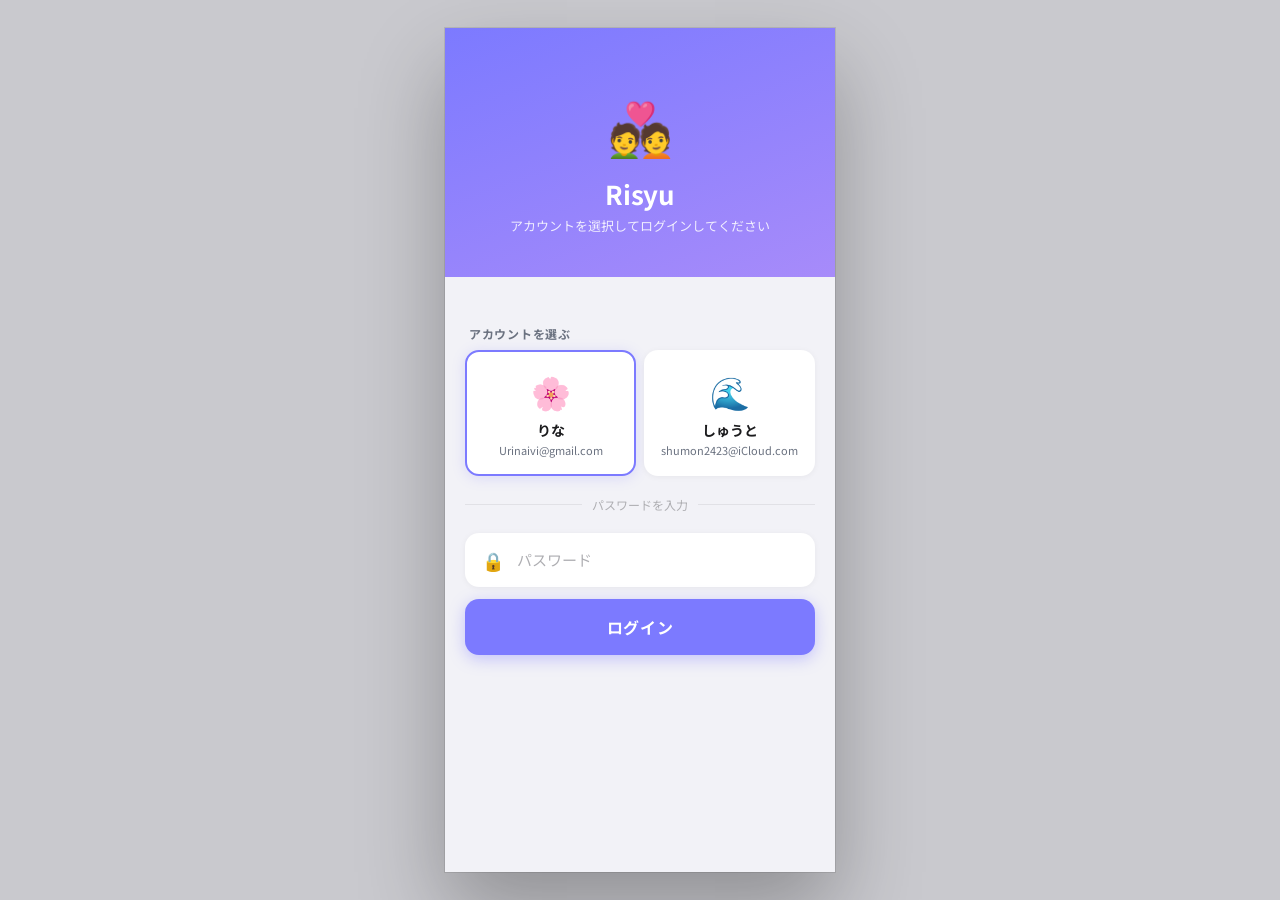
<file: login.html>
<!DOCTYPE html>
<html lang="ja">
<head>
<meta charset="UTF-8"/>
<meta name="viewport" content="width=device-width,initial-scale=1.0,maximum-scale=1.0"/>
<title>ログイン</title>
<link href="https://fonts.googleapis.com/css2?family=Noto+Sans+JP:wght@300;400;500;600;700&display=swap" rel="stylesheet"/>
<link rel="icon" href="photo/favicon.png">
<style>
*,*::before,*::after{box-sizing:border-box;margin:0;padding:0}
:root{--bg:#f2f2f7;--card:#fff;--text:#1c1c1e;--sub:#6b7280;--muted:#aeaeb2;--border:rgba(0,0,0,0.07);--accent:#7c7aff;--green:#34c759;--red:#ff3b30;--r:14px}
html,body{height:100%;background:#c9c9ce;display:flex;justify-content:center;align-items:center;font-family:'Noto Sans JP',sans-serif;-webkit-font-smoothing:antialiased;overscroll-behavior:none}
.phone{width:min(390px,100vw);height:min(844px,100dvh);background:var(--bg);border-radius:clamp(0px,calc((100vw - 390px)*-99),48px);overflow:hidden;position:relative;display:flex;flex-direction:column;box-shadow:0 40px 80px rgba(0,0,0,.28),0 0 0 1px rgba(0,0,0,.09)}

/* ─ Hero ─ */
.hero{
  background:linear-gradient(160deg,var(--accent) 0%,#a78bfa 100%);
  padding:max(60px,env(safe-area-inset-top,60px)) 32px 40px;
  flex-shrink:0;text-align:center;color:#fff;
}
.hero-icon{font-size:52px;margin-bottom:12px}
.hero-title{font-size:26px;font-weight:700;margin-bottom:4px;letter-spacing:-.3px}
.hero-sub{font-size:13px;opacity:.85;line-height:1.6}

/* ─ Form area ─ */
.form-area{flex:1;overflow-y:auto;padding:28px 20px 40px}
.form-area::-webkit-scrollbar{display:none}

.form-card{background:var(--card);border-radius:var(--r);overflow:hidden;margin-bottom:12px;box-shadow:0 1px 6px rgba(0,0,0,.05)}
.f-row{display:flex;align-items:center;padding:14px 16px;border-bottom:.5px solid var(--border);gap:12px}
.f-row:last-child{border-bottom:none}
.f-icon{font-size:18px;flex-shrink:0;width:24px;text-align:center}
.f-inp{flex:1;border:none;outline:none;font-size:15px;font-family:'Noto Sans JP',sans-serif;color:var(--text);background:transparent}
.f-inp::placeholder{color:var(--muted)}

/* ─ Error ─ */
.err-msg{background:#ffe5e4;color:var(--red);border-radius:10px;padding:10px 14px;font-size:13px;font-weight:500;margin-bottom:12px;display:none}
.err-msg.show{display:block}

/* ─ Login button ─ */
.login-btn{
  width:100%;padding:16px;border:none;border-radius:var(--r);
  background:var(--accent);color:#fff;font-size:16px;font-weight:700;
  font-family:'Noto Sans JP',sans-serif;cursor:pointer;letter-spacing:.04em;
  transition:opacity .15s,transform .12s;
  box-shadow:0 4px 16px rgba(124,122,255,.4);
}
.login-btn:active{opacity:.85;transform:scale(.98)}

/* ─ Account cards ─ */
.account-label{font-size:12px;font-weight:700;color:var(--sub);letter-spacing:.06em;text-transform:uppercase;margin:20px 0 8px 4px}
.acc-cards{display:flex;gap:8px}
.acc-card{
  flex:1;background:var(--card);border-radius:var(--r);
  padding:16px 12px;text-align:center;cursor:pointer;
  border:2px solid transparent;
  transition:border-color .2s,transform .12s,box-shadow .2s;
  box-shadow:0 1px 6px rgba(0,0,0,.05);
}
.acc-card:active{transform:scale(.96)}
.acc-card.selected{border-color:var(--accent);box-shadow:0 2px 14px rgba(124,122,255,.2)}
.acc-icon{font-size:32px;margin-bottom:6px}
.acc-name{font-size:14px;font-weight:700;color:var(--text)}
.acc-email{font-size:11px;color:var(--sub);margin-top:2px;word-break:break-all}

.divider{display:flex;align-items:center;gap:10px;margin:20px 0}
.divider-line{flex:1;height:.5px;background:var(--border)}
.divider-text{font-size:12px;color:var(--muted)}
</style>
</head>
<body>
<div class="phone">
  <div class="hero">
    <div class="hero-icon">💑</div>
    <div class="hero-title">Risyu</div>
    <div class="hero-sub">アカウントを選択してログインしてください</div>
  </div>

  <div class="form-area">
    <!-- アカウント選択 -->
    <div class="account-label">アカウントを選ぶ</div>
    <div class="acc-cards" id="accCards"></div>

    <div class="divider">
      <div class="divider-line"></div>
      <div class="divider-text">パスワードを入力</div>
      <div class="divider-line"></div>
    </div>

    <!-- パスワード -->
    <div class="form-card">
      <div class="f-row">
        <span class="f-icon">🔒</span>
        <input class="f-inp" type="password" id="pwInput" placeholder="パスワード" onkeydown="if(event.key==='Enter')doLogin()"/>
      </div>
    </div>

    <div class="err-msg" id="errMsg">メールアドレスまたはパスワードが違います</div>

    <button class="login-btn" onclick="doLogin()">ログイン</button>
  </div>
</div>

<script src="auth.js"></script>
<script>
let selectedId = null;

function init() {
  // すでにログイン済みならホームへ
  if (getSession()) { location.href = 'index.html'; return; }

  const accounts = getAccounts();
  const cards = document.getElementById('accCards');
  cards.innerHTML = accounts.map(a => `
    <div class="acc-card" id="acc-${a.id}" onclick="selectAcc('${a.id}')">
      <div class="acc-icon">${a.icon}</div>
      <div class="acc-name">${a.name}</div>
      <div class="acc-email">${a.email}</div>
    </div>`).join('');

  // デフォルトで最初のアカウントを選択
  selectAcc(accounts[0].id);
}

function selectAcc(id) {
  selectedId = id;
  getAccounts().forEach(a => {
    const el = document.getElementById('acc-'+a.id);
    if (el) el.className = 'acc-card' + (a.id === id ? ' selected' : '');
  });
  document.getElementById('pwInput').value = '';
  document.getElementById('errMsg').classList.remove('show');
}

function doLogin() {
  const pw = document.getElementById('pwInput').value;
  const accs = getAccounts();
  const acc = accs.find(a => a.id === selectedId);
  if (!acc) { showErr(); return; }
  if (acc.password !== pw) { showErr(); return; }
  setSession(acc.id);
  location.href = 'index.html';
}

function showErr() {
  document.getElementById('errMsg').classList.add('show');
  document.getElementById('pwInput').value = '';
  document.getElementById('pwInput').focus();
}

init();
</script>
</body>
</html>
</file>
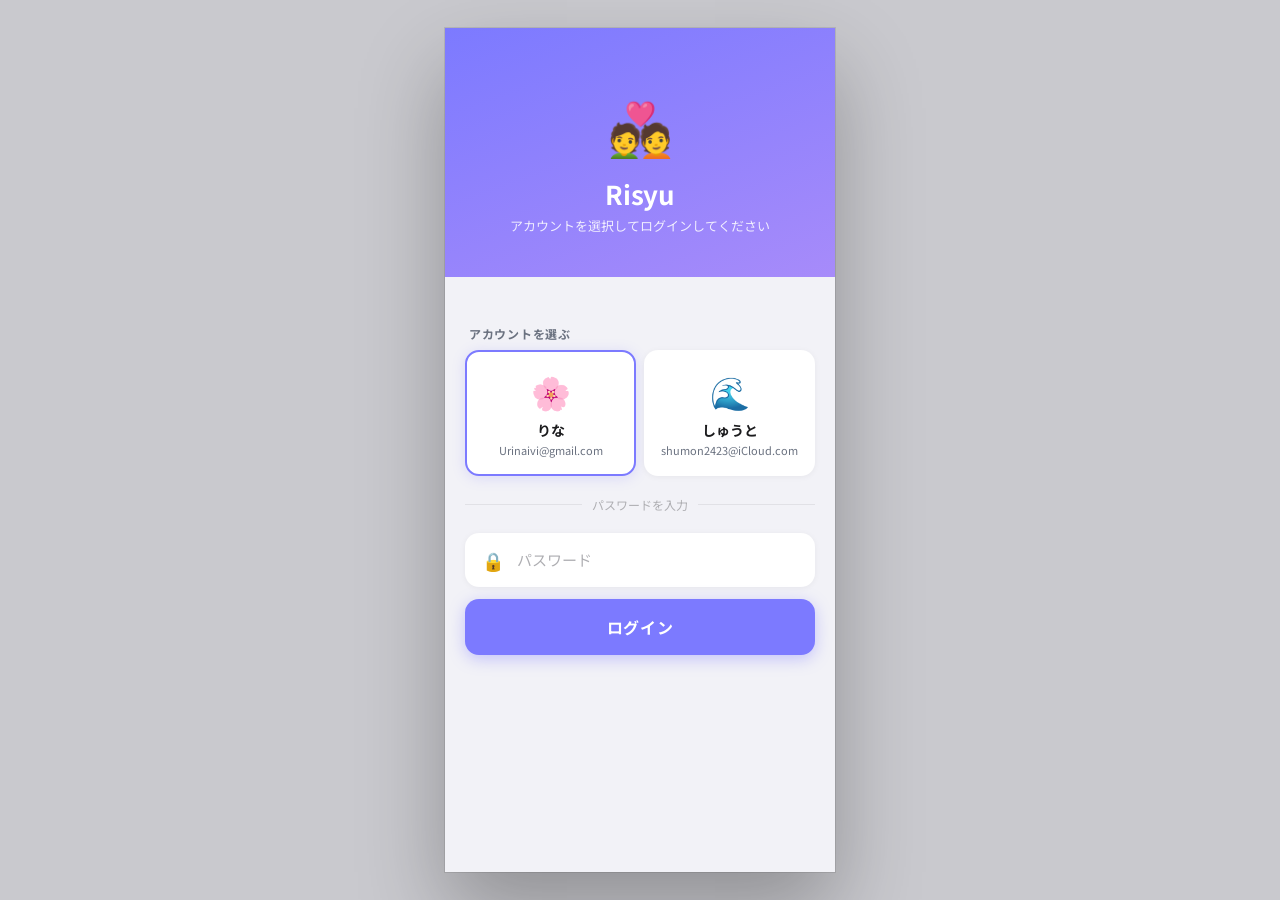
<file: mypage.html>
<!DOCTYPE html>
<html lang="ja">
<head>
<meta charset="UTF-8"/>
<meta name="viewport" content="width=device-width,initial-scale=1.0,maximum-scale=1.0"/>
<title>マイページ</title>
<link href="https://fonts.googleapis.com/css2?family=Noto+Sans+JP:wght@300;400;500;600;700&display=swap" rel="stylesheet"/>
<link rel="icon" href="photo/favicon.png">
<style>
*,*::before,*::after{box-sizing:border-box;margin:0;padding:0}
:root{--bg:#f2f2f7;--card:#fff;--text:#1c1c1e;--sub:#6b7280;--muted:#aeaeb2;--border:rgba(0,0,0,0.07);--accent:#7c7aff;--green:#34c759;--red:#ff3b30;--r:14px;--nav:62px}
html,body{height:100%;background:#c9c9ce;display:flex;justify-content:center;align-items:center;font-family:'Noto Sans JP',sans-serif;-webkit-font-smoothing:antialiased;overscroll-behavior:none}
.phone{width:min(390px,100vw);height:min(844px,100dvh);background:var(--bg);border-radius:clamp(0px,calc((100vw - 390px)*-99),48px);overflow:hidden;position:relative;display:flex;flex-direction:column;box-shadow:0 40px 80px rgba(0,0,0,.28),0 0 0 1px rgba(0,0,0,.09)}
.hdr{padding:max(52px,env(safe-area-inset-top,52px)) 20px 12px;background:var(--bg);flex-shrink:0;display:flex;align-items:flex-end;justify-content:space-between}
.hdr-title{font-size:22px;font-weight:700;color:var(--text);letter-spacing:-.3px}
.logout-btn{font-size:12px;font-weight:600;color:var(--red);background:#ffe5e4;border:none;border-radius:20px;padding:6px 14px;cursor:pointer;font-family:'Noto Sans JP',sans-serif}
.scroll{flex:1;overflow-y:auto;padding:12px 16px 20px;-webkit-overflow-scrolling:touch;overscroll-behavior:contain}
.scroll::-webkit-scrollbar{display:none}

/* ─ Profile card ─ */
.profile-card{
  background:linear-gradient(135deg,var(--accent) 0%,#a78bfa 100%);
  border-radius:20px;padding:24px 20px;margin-bottom:16px;
  display:flex;align-items:center;gap:16px;color:#fff;
}
.profile-icon{font-size:52px;width:72px;height:72px;border-radius:50%;background:rgba(255,255,255,.2);display:flex;align-items:center;justify-content:center;flex-shrink:0;cursor:pointer;transition:transform .15s}
.profile-icon:active{transform:scale(.92)}
.profile-info{}
.profile-name{font-size:22px;font-weight:700;margin-bottom:3px}
.profile-email{font-size:12px;opacity:.85}
.profile-id{font-size:11px;opacity:.7;margin-top:2px}

/* ─ Section ─ */
.sec-lbl{font-size:12px;font-weight:700;color:var(--sub);letter-spacing:.06em;text-transform:uppercase;padding:14px 2px 8px}
.setting-card{background:var(--card);border-radius:var(--r);overflow:hidden;margin-bottom:8px;box-shadow:0 1px 4px rgba(0,0,0,.04)}
.s-row{display:flex;align-items:center;padding:14px 16px;border-bottom:.5px solid var(--border);gap:12px;cursor:pointer;transition:background .12s;-webkit-tap-highlight-color:transparent}
.s-row:last-child{border-bottom:none}
.s-row:active{background:#f5f5fa}
.s-icon{font-size:20px;width:28px;text-align:center;flex-shrink:0}
.s-label{flex:1;font-size:15px;color:var(--text)}
.s-value{font-size:13px;color:var(--sub)}
.s-arrow{color:var(--muted);font-size:16px}

/* ─ Theme palette ─ */
.theme-grid{display:flex;flex-wrap:wrap;gap:10px;padding:16px}
.theme-dot{
  width:44px;height:44px;border-radius:50%;cursor:pointer;
  border:3px solid transparent;transition:transform .15s,border-color .2s;
  display:flex;align-items:center;justify-content:center;font-size:16px;
}
.theme-dot:active{transform:scale(.88)}
.theme-dot.selected{border-color:var(--text)}

/* ─ Icon grid ─ */
.icon-grid{display:flex;flex-wrap:wrap;gap:8px;padding:16px}
.icon-btn{
  width:52px;height:52px;border-radius:50%;background:#f0f0f5;
  display:flex;align-items:center;justify-content:center;font-size:26px;
  cursor:pointer;border:3px solid transparent;transition:transform .15s,border-color .2s;
}
.icon-btn:active{transform:scale(.88)}
.icon-btn.selected{border-color:var(--accent)}
.custom-box{background:var(--card);border-radius:var(--r);margin:0 16px 10px;padding:14px}
.custom-row{display:flex;align-items:center;justify-content:space-between;gap:12px}
.color-chip{width:34px;height:34px;border-radius:50%;border:2px solid #fff;box-shadow:0 0 0 1px rgba(0,0,0,.08)}
.color-input{width:100px;height:40px;border:none;background:transparent;cursor:pointer}
.upload-input{display:none}
.upload-btn{display:inline-flex;align-items:center;justify-content:center;padding:8px 12px;border:none;border-radius:10px;background:#e4e4e9;color:var(--text);font-size:12px;font-weight:700;cursor:pointer}
.icon-preview{font-size:12px;color:var(--sub);margin-top:8px;word-break:break-all}  .crop-wrap{display:none;padding:16px 16px 0}
  .crop-canvas-wrap{position:relative;width:100%;max-width:320px;margin:0 auto}
  #iconCropCanvas{width:100%;aspect-ratio:1 / 1;border-radius:20px;background:#f8f8fc;touch-action:none;cursor:grab;border:1px solid rgba(0,0,0,.08)}
  #iconCropCanvas.dragging{cursor:grabbing}
  .crop-hint{font-size:12px;color:var(--sub);text-align:center;margin-top:8px}
  .crop-controls{display:flex;align-items:center;gap:10px;margin-top:12px}
  .crop-controls label{flex:1;font-size:13px;color:var(--text)}
  .crop-controls input[type=range]{width:100%}
  .crop-reset-btn{padding:10px 14px;border:none;border-radius:12px;background:#eef0ff;color:var(--text);font-size:12px;cursor:pointer}
  .crop-preview{display:flex;align-items:center;gap:12px;margin-top:12px}
  .crop-preview-label{font-size:12px;color:var(--sub)}
  .crop-preview img{width:56px;height:56px;border-radius:50%;object-fit:cover;background:#fff;border:1px solid var(--border)}.profile-icon-img{width:72px;height:72px;border-radius:50%;object-fit:cover;display:block}
.setting-icon-img{width:20px;height:20px;border-radius:50%;object-fit:cover;display:block}

/* ─ Nav ─ */
.nav{height:calc(var(--nav) + env(safe-area-inset-bottom,0px));padding-bottom:env(safe-area-inset-bottom,0px);background:rgba(250,250,250,.96);border-top:.5px solid var(--border);display:flex;align-items:flex-start;flex-shrink:0;backdrop-filter:blur(20px);z-index:30}
.nav-item{flex:1;display:flex;flex-direction:column;align-items:center;justify-content:center;gap:3px;cursor:pointer;padding:10px 0 6px;border:none;background:none;-webkit-tap-highlight-color:transparent;transition:transform .1s}
.nav-item:active{transform:scale(.88)}
.nav-icon{font-size:20px;line-height:1}
.nav-lbl{font-size:10px;font-weight:500;color:var(--muted)}
.nav-item.active .nav-lbl{color:var(--accent);font-weight:700}

/* ─ Overlay / Sheet ─ */
.overlay{position:absolute;inset:0;background:rgba(0,0,0,.42);z-index:100;display:flex;align-items:flex-end;opacity:0;pointer-events:none;transition:opacity .22s}
.overlay.open{opacity:1;pointer-events:all}
.sheet{width:100%;background:var(--bg);border-radius:24px 24px 0 0;transform:translateY(100%);max-height:80%;overflow-y:auto;transition:transform .3s cubic-bezier(.32,.72,0,1)}
.overlay.open .sheet{transform:translateY(0)}
.sh-handle{width:36px;height:4px;background:#c7c7cc;border-radius:2px;margin:12px auto 0}
.sh-hdr{display:flex;justify-content:space-between;align-items:center;padding:16px 20px 10px}
.sh-title{font-size:17px;font-weight:700;color:var(--text)}
.x-btn{width:28px;height:28px;border-radius:50%;background:#e4e4e9;border:none;cursor:pointer;display:flex;align-items:center;justify-content:center;font-size:14px;color:var(--sub)}
.f-card{background:var(--card);border-radius:var(--r);margin:0 16px 10px;overflow:hidden}
.f-row2{display:flex;align-items:flex-start;min-width:0;padding:13px 16px;border-bottom:.5px solid var(--border);gap:10px}
.f-row2:last-child{border-bottom:none}
.f-lbl{font-size:15px;color:var(--text);min-width:86px;flex-shrink:0;padding-top:2px;white-space:nowrap}
.f-inp{flex:1;min-width:0;width:100%;border:none;outline:none;font-size:15px;font-family:'Noto Sans JP',sans-serif;color:var(--text);background:transparent;text-align:right}
.f-inp::placeholder{color:#c7c7cc}
.ok-btn{display:block;width:calc(100% - 32px);margin:2px 16px 22px;padding:14px;background:var(--accent);color:#fff;border:none;border-radius:var(--r);font-size:15px;font-weight:700;font-family:'Noto Sans JP',sans-serif;cursor:pointer;transition:opacity .15s}
.ok-btn:active{opacity:.82}
.err{color:var(--red);font-size:12px;padding:4px 16px;display:none}
.err.show{display:block}
.ok-msg{color:var(--green);font-size:12px;padding:4px 16px;display:none}
.ok-msg.show{display:block}
</style>
</head>
<body>
<div class="phone">
  <div class="hdr">
    <div class="hdr-title">マイページ</div>
    <button class="logout-btn" onclick="doLogout()">ログアウト</button>
  </div>

  <div class="scroll" id="scroll"></div>

  <nav class="nav" id="nav"></nav>

  <!-- 名前変更 -->
  <div class="overlay" id="nameModal" onclick="bgClose(event,'nameModal')">
    <div class="sheet">
      <div class="sh-handle"></div>
      <div class="sh-hdr"><span class="sh-title">名前を変更</span><button class="x-btn" onclick="closeM('nameModal')">✕</button></div>
      <div class="f-card"><div class="f-row2"><span class="f-lbl">新しい名前</span><input class="f-inp" type="text" id="nameInput" placeholder="例：りな"/></div></div>
      <div class="err" id="nameErr">名前を入力してください</div>
      <button class="ok-btn" onclick="saveName()">保存する</button>
    </div>
  </div>

  <!-- パスワード変更 -->
  <div class="overlay" id="pwModal" onclick="bgClose(event,'pwModal')">
    <div class="sheet">
      <div class="sh-handle"></div>
      <div class="sh-hdr"><span class="sh-title">パスワードを変更</span><button class="x-btn" onclick="closeM('pwModal')">✕</button></div>
      <div class="f-card">
        <div class="f-row2"><span class="f-lbl">現在のPW</span><input class="f-inp" type="password" id="pwOld" placeholder="現在のパスワード"/></div>
        <div class="f-row2"><span class="f-lbl">新しいPW</span><input class="f-inp" type="password" id="pwNew" placeholder="新しいパスワード"/></div>
        <div class="f-row2"><span class="f-lbl">確認</span><input class="f-inp" type="password" id="pwConf" placeholder="もう一度入力"/></div>
      </div>
      <div class="err" id="pwErr"></div>
      <div class="ok-msg" id="pwOk">パスワードを変更しました！</div>
      <button class="ok-btn" onclick="savePw()">変更する</button>
    </div>
  </div>

  <!-- テーマカラー -->
  <div class="overlay" id="themeModal" onclick="bgClose(event,'themeModal')">
    <div class="sheet">
      <div class="sh-handle"></div>
      <div class="sh-hdr"><span class="sh-title">テーマカラーを選択</span><button class="x-btn" onclick="closeM('themeModal')">✕</button></div>
      <div class="custom-box">
        <div class="custom-row">
          <span style="font-size:14px;color:var(--text);font-weight:600">カスタムカラー</span>
          <span class="color-chip" id="customColorChip"></span>
          <input class="color-input" type="color" id="themeColorInput" onchange="selectTheme(this.value)"/>
        </div>
      </div>
      <div class="theme-grid" id="themeGrid"></div>
      <button class="ok-btn" onclick="saveTheme()">適用する</button>
    </div>
  </div>

  <!-- アイコン変更 -->
  <div class="overlay" id="iconModal" onclick="bgClose(event,'iconModal')">
    <div class="sheet">
      <div class="sh-handle"></div>
      <div class="sh-hdr"><span class="sh-title">アイコンを選択</span><button class="x-btn" onclick="closeM('iconModal')">✕</button></div>
      <div class="custom-box">
        <div class="custom-row">
          <span style="font-size:14px;color:var(--text);font-weight:600">画像をアップロード</span>
          <label class="upload-btn" for="iconUploadInput">画像を選ぶ</label>
          <input class="upload-input" type="file" id="iconUploadInput" accept="image/*" onchange="onIconUpload(event)"/>
        </div>
        <div class="icon-preview" id="iconUploadName">未選択</div>
      </div>
      <div class="crop-wrap" id="iconCropPanel">
        <div class="crop-canvas-wrap">
          <canvas id="iconCropCanvas" width="300" height="300"></canvas>
          <div class="crop-hint">ドラッグで位置を調整し、拡大縮小で切り抜き範囲を調整できます</div>
        </div>
        <div class="crop-controls">
          <label>拡大縮小<input id="cropScaleInput" type="range" min="1" max="3" step="0.01" value="1" onchange="setCropScale(this.value)" oninput="setCropScale(this.value)"/></label>
          <button class="crop-reset-btn" type="button" onclick="resetCrop()">リセット</button>
        </div>
        <div class="crop-preview">
          <div class="crop-preview-label">切り取りプレビュー</div>
          <img id="cropPreviewImg" alt="preview"/>
        </div>
      </div>
      <div class="icon-grid" id="iconGrid"></div>
      <button class="ok-btn" onclick="saveIcon()">適用する</button>
    </div>
  </div>
</div>

<script src="auth.js"></script>
<script>
const THEMES = [
  { color:'#e5ccff', name:'パープル' },
  { color:'#ffcce5', name:'ピンク' },
  { color:'#ccffe5', name:'グリーン' },
  { color:'#cce5ff', name:'ブルー' },
  { color:'#ffe5cc', name:'オレンジ' },
  { color:'#ffcccc', name:'レッド' },
  { color:'#cce5ff', name:'スカイ' },
  { color:'#ffccff', name:'バイオレット' },
  { color:'#ffffcc', name:'イエロー' },
  { color:'#cca68f', name:'ブラウン' },
];

const ICONS = ['🌸','🩷','🌷','🌙','⭐','🌈',
               '🐶','🐱','🐰','🦄','🐣','✨','🌼',
               '🌻','🫧','🍰','🐻‍❄️','🤍','☁️','🎧'];

let selectedTheme = null;
let selectedIcon  = null;
let imageCropState = null;

function init() {
  if (!requireLogin()) return;
  const u = currentUser();
  applyTheme(u.theme);
  selectedTheme = u.theme;
  selectedIcon  = u.icon;
  renderPage();
  document.getElementById('nav').innerHTML = navHTML('mypage');
}

function renderPage() {
  const u = currentUser();
  const partner = getAccount(partnerId());
  const el = document.getElementById('scroll');
  el.innerHTML = `
    <!-- プロフィール -->
    <div class="profile-card" style="background:linear-gradient(135deg,${u.theme} 0%,${u.theme}99 100%)">
      <div class="profile-icon" onclick="openIconModal()">${iconHTML(u.icon,52)}</div>
        <div class="profile-info">
        <div class="profile-name">${u.name}</div>
        <div class="profile-email">${u.email}</div>
        <div class="profile-id">ユーザー ${u.id}</div>
      </div>
    </div>

    <div class="sec-lbl">アカウント設定</div>
    <div class="setting-card">
      <div class="s-row" onclick="openNameModal()">
        <span class="s-icon">✏️</span>
        <span class="s-label">名前を変更</span>
        <span class="s-value">${u.name}</span>
        <span class="s-arrow">›</span>
      </div>
      <div class="s-row" onclick="openPwModal()">
        <span class="s-icon">🔒</span>
        <span class="s-label">パスワードを変更</span>
        <span class="s-value">••••••</span>
        <span class="s-arrow">›</span>
      </div>
    </div>

    <div class="sec-lbl">カスタマイズ</div>
    <div class="setting-card">
      <div class="s-row" onclick="openThemeModal()">
        <span class="s-icon" style="color:${u.theme}">🎨</span>
        <span class="s-label">テーマカラー</span>
        <span style="width:20px;height:20px;border-radius:50%;background:${u.theme};display:inline-block"></span>
        <span class="s-arrow">›</span>
      </div>
      <div class="s-row" onclick="openIconModal()">
        <span class="s-icon">${iconHTML(u.icon,20)}</span>
        <span class="s-label">アイコン</span>
        <span class="s-value">${iconHTML(u.icon,16)}</span>
        <span class="s-arrow">›</span>
      </div>
    </div>

    <div class="sec-lbl">相手のアカウント</div>
    <div class="setting-card">
      <div class="s-row" style="cursor:default">
        <span class="s-icon">${iconHTML(partner.icon,20)}</span>
        <div style="flex:1">
          <div style="font-size:15px;color:var(--text)">${partner.name}</div>
          <div style="font-size:12px;color:var(--sub)">${partner.email}</div>
        </div>
      </div>
    </div>
    <div style="height:8px"></div>
  `;
}

/* ── ログアウト ── */
function doLogout() {
  if (!confirm('ログアウトしますか？')) return;
  clearSession();
  location.href = 'login.html';
}

/* ── 名前変更 ── */
function openNameModal() {
  document.getElementById('nameInput').value = currentUser().name;
  document.getElementById('nameErr').classList.remove('show');
  openM('nameModal');
}
function saveName() {
  const val = document.getElementById('nameInput').value.trim();
  if (!val) { document.getElementById('nameErr').classList.add('show'); return; }
  const accs = getAccounts();
  const idx = accs.findIndex(a => a.id === getSession());
  accs[idx].name = val;
  syncOnSave('accounts',accs);
  saveAccounts(accs);
  closeM('nameModal');
  renderPage();
}

/* ── パスワード変更 ── */
function openPwModal() {
  ['pwOld','pwNew','pwConf'].forEach(id => document.getElementById(id).value = '');
  document.getElementById('pwErr').classList.remove('show');
  document.getElementById('pwOk').classList.remove('show');
  openM('pwModal');
}
function savePw() {
  const old  = document.getElementById('pwOld').value;
  const nw   = document.getElementById('pwNew').value;
  const conf = document.getElementById('pwConf').value;
  const err  = document.getElementById('pwErr');
  const ok   = document.getElementById('pwOk');
  err.classList.remove('show'); ok.classList.remove('show');

  const accs = getAccounts();
  const idx = accs.findIndex(a => a.id === getSession());
  if (accs[idx].password !== old) { err.textContent = '現在のパスワードが違います'; err.classList.add('show'); return; }
  if (!nw) { err.textContent = '新しいパスワードを入力してください'; err.classList.add('show'); return; }
  if (nw !== conf) { err.textContent = 'パスワードが一致しません'; err.classList.add('show'); return; }

  accs[idx].password = nw;
  syncOnSave('accounts',accs);
  saveAccounts(accs);
  ok.classList.add('show');
  setTimeout(() => closeM('pwModal'), 1200);
}

/* ── テーマカラー ── */
function openThemeModal() {
  selectedTheme = currentUser().theme;
  renderThemeGrid();
  document.getElementById('themeColorInput').value = selectedTheme || '#7c7aff';
  document.getElementById('customColorChip').style.background = selectedTheme || '#7c7aff';
  openM('themeModal');
}
function renderThemeGrid() {
  document.getElementById('themeGrid').innerHTML = THEMES.map(t => `
    <div class="theme-dot${t.color === selectedTheme ? ' selected' : ''}"
         style="background:${t.color}"
         onclick="selectTheme('${t.color}')">
      ${t.color === selectedTheme ? '✓' : ''}
    </div>`).join('');
}
function selectTheme(color) {
  selectedTheme = color;
  document.getElementById('themeColorInput').value = color;
  document.getElementById('customColorChip').style.background = color;
  renderThemeGrid();
}
function saveTheme() {
  const accs = getAccounts();
  const idx = accs.findIndex(a => a.id === getSession());
  accs[idx].theme = selectedTheme;
  syncOnSave('accounts',accs);
  saveAccounts(accs);
  applyTheme(selectedTheme);
  closeM('themeModal');
  renderPage();
}

/* ── アイコン ── */
function openIconModal() {
  selectedIcon = currentUser().icon;
  imageCropState = null;
  const input = document.getElementById('iconUploadInput');
  input.value = '';
  document.getElementById('iconUploadName').textContent = isImageIcon(selectedIcon) ? '現在: カスタム画像' : '未選択';
  renderIconGrid();
  renderCropPanel();
  openM('iconModal');
}
function isImageIcon(icon) {
  return typeof icon === 'string' && icon.startsWith('data:image/');
}
function renderIconGrid() {
  document.getElementById('iconGrid').innerHTML = ICONS.map(ic => `
    <div class="icon-btn${ic === selectedIcon ? ' selected' : ''}"
         onclick="selectIcon('${ic}')">${ic}</div>`).join('');
}
function selectIcon(icon) {
  selectedIcon = icon;
  imageCropState = null;
  document.getElementById('iconUploadName').textContent = '未選択';
  renderIconGrid();
  renderCropPanel();
}
function onIconUpload(e) {
  const file = e.target.files && e.target.files[0];
  if (!file) return;
  if (file.size > 1024 * 1024) {
    alert('画像サイズは1MB以下にしてください');
    e.target.value = '';
    return;
  }
  const reader = new FileReader();
  reader.onload = () => {
    const src = String(reader.result || '');
    selectedIcon = src;
    document.getElementById('iconUploadName').textContent = `選択中: ${file.name}`;
    initCropState(file, src);
    renderIconGrid();
  };
  reader.readAsDataURL(file);
}
function renderCropPanel() {
  const panel = document.getElementById('iconCropPanel');
  if (!imageCropState || !imageCropState.img) {
    panel.style.display = 'none';
    return;
  }
  panel.style.display = 'block';
  drawCropCanvas();
}
function initCropState(file, src) {
  const img = new Image();
  img.onload = () => {
    const size = 300;
    const fit = Math.max(size / img.width, size / img.height);
    imageCropState = {
      img,
      fileName: file.name,
      size,
      minScale: fit,
      maxScale: fit * 3,
      scale: fit,
      x: (size - img.width * fit) / 2,
      y: (size - img.height * fit) / 2,
      dragging: false,
      lastPointerX: 0,
      lastPointerY: 0,
    };
    const slider = document.getElementById('cropScaleInput');
    slider.min = imageCropState.minScale.toFixed(2);
    slider.max = imageCropState.maxScale.toFixed(2);
    slider.value = imageCropState.scale.toFixed(2);
    renderCropPanel();
    attachCropEvents();
  };
  img.src = src;
}
function attachCropEvents() {
  const canvas = document.getElementById('iconCropCanvas');
  if (!canvas) return;
  canvas.onpointerdown = (event) => {
    if (!imageCropState) return;
    canvas.setPointerCapture(event.pointerId);
    imageCropState.dragging = true;
    imageCropState.lastPointerX = event.clientX;
    imageCropState.lastPointerY = event.clientY;
    canvas.classList.add('dragging');
  };
  canvas.onpointermove = (event) => {
    if (!imageCropState || !imageCropState.dragging) return;
    const dx = event.clientX - imageCropState.lastPointerX;
    const dy = event.clientY - imageCropState.lastPointerY;
    imageCropState.lastPointerX = event.clientX;
    imageCropState.lastPointerY = event.clientY;
    imageCropState.x += dx;
    imageCropState.y += dy;
    drawCropCanvas();
  };
  canvas.onpointerup = canvas.onpointercancel = (event) => {
    if (!imageCropState) return;
    imageCropState.dragging = false;
    canvas.releasePointerCapture(event.pointerId);
    canvas.classList.remove('dragging');
  };
}
function setCropScale(value) {
  if (!imageCropState) return;
  const prevScale = imageCropState.scale;
  imageCropState.scale = Number(value);
  const centerX = imageCropState.size / 2 - imageCropState.x;
  const centerY = imageCropState.size / 2 - imageCropState.y;
  const ratio = imageCropState.scale / prevScale;
  imageCropState.x = imageCropState.size / 2 - centerX * ratio;
  imageCropState.y = imageCropState.size / 2 - centerY * ratio;
  drawCropCanvas();
}
function resetCrop() {
  if (!imageCropState) return;
  const {img, size, minScale} = imageCropState;
  imageCropState.scale = minScale;
  imageCropState.x = (size - img.width * minScale) / 2;
  imageCropState.y = (size - img.height * minScale) / 2;
  const slider = document.getElementById('cropScaleInput');
  slider.value = minScale.toFixed(2);
  drawCropCanvas();
}
function drawCropCanvas() {
  if (!imageCropState) return;
  const canvas = document.getElementById('iconCropCanvas');
  const ctx = canvas.getContext('2d');
  const {img, size, x, y, scale} = imageCropState;
  ctx.clearRect(0, 0, size, size);
  ctx.fillStyle = '#ffffff';
  ctx.fillRect(0, 0, size, size);
  ctx.drawImage(img, x, y, img.width * scale, img.height * scale);
  ctx.strokeStyle = 'rgba(255,255,255,0.8)';
  ctx.lineWidth = 2;
  ctx.strokeRect(1, 1, size - 2, size - 2);
  document.getElementById('cropPreviewImg').src = canvas.toDataURL('image/png');
}
function getCroppedDataUrl() {
  if (!imageCropState) return selectedIcon;
  const {img, size, x, y, scale} = imageCropState;
  const canvas = document.createElement('canvas');
  canvas.width = size;
  canvas.height = size;
  const ctx = canvas.getContext('2d');
  ctx.fillStyle = '#ffffff';
  ctx.fillRect(0, 0, size, size);
  ctx.drawImage(img, x, y, img.width * scale, img.height * scale);
  return canvas.toDataURL('image/png');
}
function saveIcon() {
  if (imageCropState) {
    selectedIcon = getCroppedDataUrl();
    imageCropState = null;
  }
  const accs = getAccounts();
  const idx = accs.findIndex(a => a.id === getSession());
  accs[idx].icon = selectedIcon;
  syncOnSave('accounts',accs);
  saveAccounts(accs);
  closeM('iconModal');
  renderPage();
}

/* ── Modal helpers ── */
function openM(id)  { document.getElementById(id).classList.add('open'); }
function closeM(id) { document.getElementById(id).classList.remove('open'); }
function bgClose(e,id) { if (e.target === document.getElementById(id)) closeM(id); }

init();
</script>
</body>
</html>
</file>
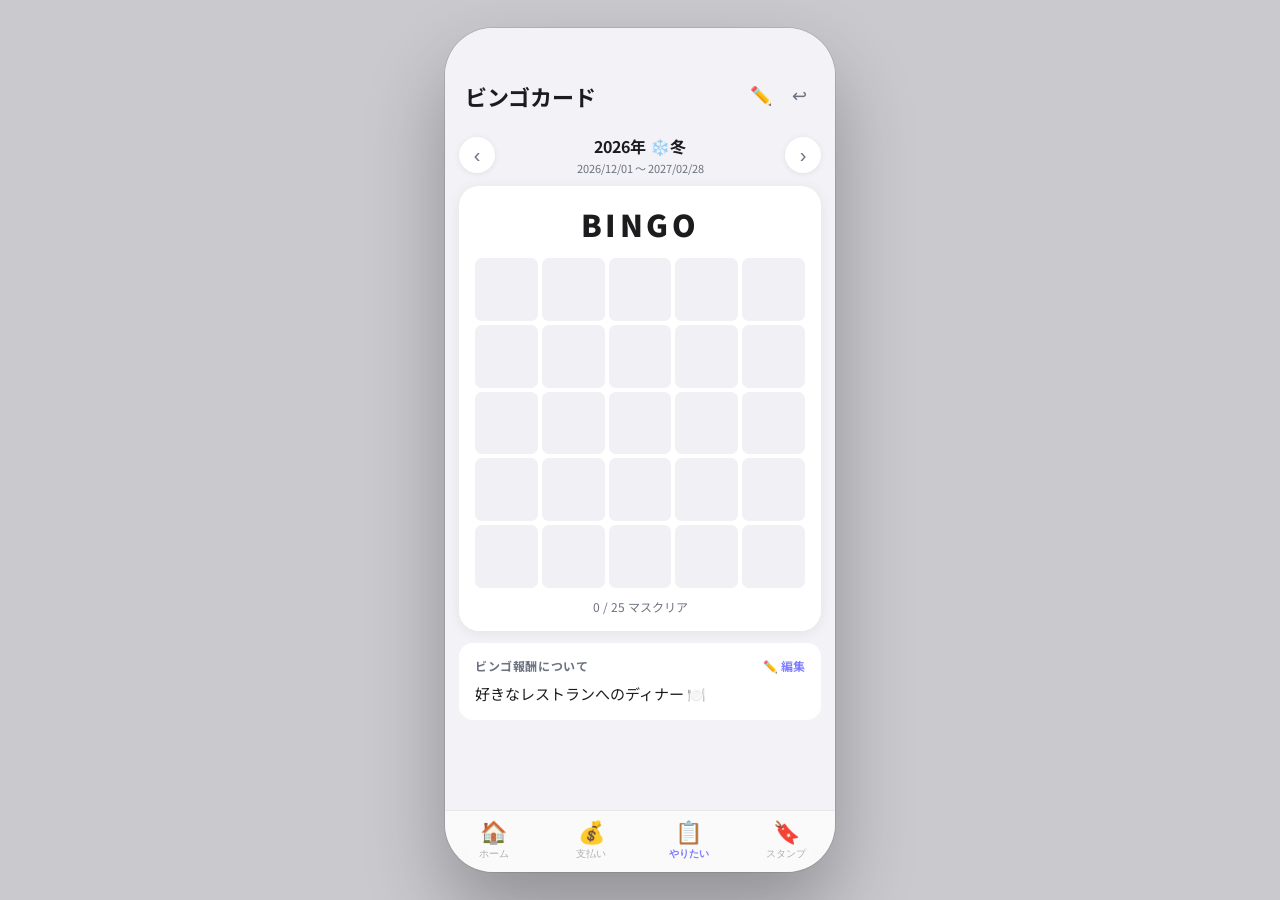
<file: html/bing.html>
<!DOCTYPE html>
<html lang="ja">
<head>
<meta charset="UTF-8"/>
<meta name="viewport" content="width=device-width,initial-scale=1.0,maximum-scale=1.0"/>
<title>ビンゴカード</title>
<link href="https://fonts.googleapis.com/css2?family=Noto+Sans+JP:wght@300;400;500;600;700&display=swap" rel="stylesheet"/>
<style>
*,*::before,*::after{box-sizing:border-box;margin:0;padding:0}
:root{
  --bg:#f2f2f7;
  --card:#fff;
  --text:#1c1c1e;
  --sub:#6b7280;
  --muted:#aeaeb2;
  --border:rgba(0,0,0,0.07);
  --accent:#7c7aff;
  --green:#34c759;
  --red:#ff3b30;
  --orange:#ff9500;
  --gold:#f59e0b;
  --r:14px;
  --nav:62px;
}
html,body{
  height:100%;background:#c9c9ce;
  display:flex;justify-content:center;align-items:center;
  font-family:'Noto Sans JP',sans-serif;-webkit-font-smoothing:antialiased;
}
.phone{
  width:390px;height:844px;background:var(--bg);border-radius:48px;overflow:hidden;
  position:relative;display:flex;flex-direction:column;
  box-shadow:0 40px 80px rgba(0,0,0,.28),0 0 0 1px rgba(0,0,0,.09);
}

/* ─── Header ─── */
.hdr{
  padding:52px 20px 10px;background:var(--bg);flex-shrink:0;
  display:flex;align-items:flex-end;justify-content:space-between;
}
.hdr-title{font-size:22px;font-weight:700;color:var(--text);letter-spacing:-.3px}
.hdr-acts{display:flex;gap:6px;align-items:center}
.hdr-btn{
  width:32px;height:32px;border-radius:50%;border:none;cursor:pointer;
  background:none;display:flex;align-items:center;justify-content:center;
  font-size:18px;color:var(--sub);transition:background .15s;
}
.hdr-btn:active{background:var(--border)}
.edit-badge{
  font-size:11px;font-weight:700;padding:4px 10px;border-radius:20px;
  background:var(--orange);color:#fff;display:none;
}
.edit-badge.show{display:inline-block}

/* ─── Edit mode bar ─── */
.edit-bar{
  background:var(--orange);color:#fff;
  padding:8px 16px;text-align:center;font-size:13px;font-weight:600;
  flex-shrink:0;display:none;letter-spacing:.02em;
}
.edit-bar.show{display:block}

/* ─── Scroll ─── */
.scroll{flex:1;overflow-y:auto;padding:12px 14px 20px;-webkit-overflow-scrolling:touch}
.scroll::-webkit-scrollbar{display:none}

/* ─── Season Nav ─── */
.season-nav{
  display:flex;align-items:center;justify-content:space-between;
  margin-bottom:10px;
}
.nav-arrow{
  width:36px;height:36px;border-radius:50%;
  background:var(--card);border:none;cursor:pointer;
  display:flex;align-items:center;justify-content:center;
  font-size:20px;color:var(--sub);
  box-shadow:0 1px 6px rgba(0,0,0,.08);
  transition:background .15s,transform .1s;
}
.nav-arrow:active{transform:scale(.88)}
.nav-arrow:disabled{opacity:.28;cursor:default}
.season-label-wrap{text-align:center}
.season-label{font-size:16px;font-weight:700;color:var(--text)}
.season-period{font-size:11px;color:var(--sub);margin-top:2px}
.expired-tag{
  display:inline-block;font-size:10px;font-weight:700;
  padding:2px 8px;border-radius:10px;background:#f0f0f5;color:var(--muted);
  margin-top:4px;
}

/* ─── Bingo Card ─── */
.bingo-wrap{
  background:var(--card);border-radius:20px;
  padding:16px;margin-bottom:12px;
  box-shadow:0 2px 14px rgba(0,0,0,.07);
  position:relative;
}
.bingo-title{
  font-size:30px;font-weight:900;letter-spacing:.12em;
  text-align:center;margin-bottom:12px;color:var(--text);
}
.bingo-grid{
  display:grid;grid-template-columns:repeat(5,1fr);gap:4px;
}
.bingo-cell{
  aspect-ratio:1;border-radius:7px;background:#f0f0f5;
  display:flex;align-items:center;justify-content:center;
  font-size:9.5px;font-weight:500;color:var(--sub);
  cursor:pointer;text-align:center;padding:3px;
  line-height:1.25;transition:all .15s;overflow:hidden;
  word-break:break-all;
  -webkit-tap-highlight-color:transparent;
}
.bingo-cell:active{transform:scale(.9)}
.bingo-cell.empty-cell{color:var(--muted);font-size:18px}
/* クリア済み */
.bingo-cell.cleared{
  background:linear-gradient(135deg,var(--accent) 0%,#a78bfa 100%);
  color:#fff;font-weight:600;
}
/* ビンゴライン */
.bingo-cell.bingo-line{
  background:linear-gradient(135deg,var(--gold) 0%,var(--orange) 100%);
  color:#fff;font-weight:700;
}
/* 編集モード中のホバー */
.bingo-cell.edit-hover{
  background:#e8e5ff;border:1.5px dashed var(--accent);
}

/* ─── Bingo Count ─── */
.bingo-count{
  display:flex;align-items:center;justify-content:center;gap:8px;
  margin-top:10px;
}
.bingo-chip{
  display:inline-flex;align-items:center;gap:4px;
  padding:5px 12px;border-radius:20px;
  background:linear-gradient(135deg,var(--gold),var(--orange));
  color:#fff;font-size:12px;font-weight:700;
}
.clear-count{
  font-size:12px;color:var(--sub);
}

/* ─── 達成バナー ─── */
.bingo-banner{
  background:linear-gradient(135deg,var(--gold),var(--orange));
  border-radius:12px;padding:14px;margin-bottom:12px;
  text-align:center;color:#fff;
}
.bingo-banner-title{font-size:16px;font-weight:700;margin-bottom:3px}
.bingo-banner-sub{font-size:12px;opacity:.9}

/* ─── Reward ─── */
.reward-card{
  background:var(--card);border-radius:var(--r);padding:14px 16px;margin-bottom:10px;
}
.reward-header{
  display:flex;align-items:center;justify-content:space-between;margin-bottom:8px;
}
.reward-label{font-size:12px;font-weight:700;color:var(--sub);letter-spacing:.05em}
.reward-edit-btn{
  font-size:12px;color:var(--accent);background:none;
  border:none;cursor:pointer;font-weight:600;
  font-family:'Noto Sans JP',sans-serif;
}
.reward-text{font-size:15px;color:var(--text);line-height:1.6}

/* ─── Bottom Nav ─── */
.nav{
  height:var(--nav);background:rgba(250,250,250,.96);
  border-top:.5px solid var(--border);display:flex;align-items:center;
  flex-shrink:0;backdrop-filter:blur(20px);z-index:30;
}
.nav-item{
  flex:1;display:flex;flex-direction:column;align-items:center;
  justify-content:center;gap:3px;cursor:pointer;padding:6px 0;
  border:none;background:none;-webkit-tap-highlight-color:transparent;
  transition:transform .1s;
}
.nav-item:active{transform:scale(.88)}
.nav-icon{font-size:22px;line-height:1}
.nav-lbl{font-size:10px;font-weight:500;color:var(--muted)}
.nav-item.active .nav-lbl{color:var(--accent);font-weight:700}

/* ─── Overlay / Sheet ─── */
.overlay{
  position:absolute;inset:0;background:rgba(0,0,0,.42);
  z-index:100;display:flex;align-items:flex-end;
  opacity:0;pointer-events:none;transition:opacity .22s;
}
.overlay.open{opacity:1;pointer-events:all}
.sheet{
  width:100%;background:var(--bg);border-radius:24px 24px 0 0;
  transform:translateY(100%);max-height:90%;overflow-y:auto;
  transition:transform .3s cubic-bezier(.32,.72,0,1);
}
.overlay.open .sheet{transform:translateY(0)}
.sh-handle{width:36px;height:4px;background:#c7c7cc;border-radius:2px;margin:12px auto 0}
.sh-hdr{display:flex;justify-content:space-between;align-items:center;padding:16px 20px 10px}
.sh-title{font-size:17px;font-weight:700;color:var(--text)}
.x-btn{
  width:28px;height:28px;border-radius:50%;background:#e4e4e9;border:none;cursor:pointer;
  display:flex;align-items:center;justify-content:center;font-size:14px;color:var(--sub);
}

/* ─── Form ─── */
.f-card{background:var(--card);border-radius:var(--r);margin:0 14px 10px;overflow:hidden}
.f-row{display:flex;align-items:flex-start;padding:13px 16px;border-bottom:.5px solid var(--border);gap:10px}
.f-row:last-child{border-bottom:none}
.f-lbl{font-size:15px;color:var(--text);min-width:72px;flex-shrink:0;padding-top:2px}
.f-inp{
  flex:1;border:none;outline:none;font-size:15px;resize:none;
  font-family:'Noto Sans JP',sans-serif;color:var(--text);
  background:transparent;text-align:left;line-height:1.6;
}
.f-inp::placeholder{color:#c7c7cc}
.ok-btn{
  display:block;width:calc(100% - 28px);margin:2px 14px 22px;
  padding:15px;background:var(--accent);color:#fff;
  border:none;border-radius:var(--r);font-size:16px;font-weight:700;
  font-family:'Noto Sans JP',sans-serif;cursor:pointer;letter-spacing:.04em;
  transition:opacity .15s,transform .12s;
}
.ok-btn:active{opacity:.82;transform:scale(.98)}
.ok-btn.danger{background:var(--red)}

/* ─── Wants Picker ─── */
.pick-item{
  display:flex;align-items:center;padding:13px 16px;
  border-bottom:.5px solid var(--border);gap:10px;
  cursor:pointer;transition:background .12s;
  -webkit-tap-highlight-color:transparent;
}
.pick-item:last-child{border-bottom:none}
.pick-item:active{background:#f5f5fa}
.pick-main{flex:1;min-width:0}
.pick-title{font-size:15px;font-weight:500;color:var(--text)}
.pick-sub{font-size:12px;color:var(--sub);margin-top:2px}
.pick-clear{
  width:100%;padding:13px 16px;text-align:center;
  font-size:14px;font-weight:600;color:var(--red);
  background:none;border:none;cursor:pointer;font-family:'Noto Sans JP',sans-serif;
}

/* ─── Cell Detail ─── */
.det-row{
  display:flex;justify-content:space-between;align-items:flex-start;
  padding:12px 16px;border-bottom:.5px solid var(--border);font-size:14px;gap:12px;
}
.det-row:last-child{border-bottom:none}
.det-k{color:var(--sub);flex-shrink:0}
.det-v{color:var(--text);font-weight:500;text-align:right;word-break:break-all;max-width:220px}

/* ─── Animations ─── */
@keyframes fadeIn{from{opacity:0;transform:translateY(6px)}to{opacity:1;transform:translateY(0)}}
.fade-in{animation:fadeIn .2s ease}
@keyframes bingoPop{
  0%{transform:scale(1)}40%{transform:scale(1.18)}70%{transform:scale(.94)}100%{transform:scale(1)}
}
.bingo-pop{animation:bingoPop .4s ease}
</style>
</head>
<body>
<div class="phone">

  <!-- Header -->
  <div class="hdr">
    <div class="hdr-title">ビンゴカード</div>
    <div class="hdr-acts">
      <span class="edit-badge" id="editBadge">編集中</span>
      <button class="hdr-btn" id="editBtn" onclick="toggleEdit()" title="編集モード切替">✏️</button>
      <button class="hdr-btn" onclick="goBack()" title="やりたいことリストへ戻る">↩</button>
    </div>
  </div>

  <!-- Edit mode bar -->
  <div class="edit-bar" id="editBar">✏️ 編集モード — マスをタップしてやりたいことを設定</div>

  <!-- Scroll -->
  <div class="scroll" id="scroll"></div>

  <!-- Bottom Nav -->
  <nav class="nav">
    <button class="nav-item" onclick="alert('ホームは別途作成予定')">
      <span class="nav-icon">🏠</span><span class="nav-lbl">ホーム</span>
    </button>
    <button class="nav-item" onclick="alert('支払い管理は01_payment.htmlを参照')">
      <span class="nav-icon">💰</span><span class="nav-lbl">支払い</span>
    </button>
    <button class="nav-item active">
      <span class="nav-icon">📋</span><span class="nav-lbl">やりたい</span>
    </button>
    <button class="nav-item" onclick="alert('スタンプカードは03_stamp.htmlを参照')">
      <span class="nav-icon">🔖</span><span class="nav-lbl">スタンプ</span>
    </button>
  </nav>

  <!-- ── やりたいこと選択モーダル ── -->
  <div class="overlay" id="pickerModal" onclick="bgClose(event,'pickerModal')">
    <div class="sheet">
      <div class="sh-handle"></div>
      <div class="sh-hdr">
        <span class="sh-title">やりたいことを選択</span>
        <button class="x-btn" onclick="closeM('pickerModal')">✕</button>
      </div>
      <div id="pickerList" style="padding:0 14px 8px"></div>
    </div>
  </div>

  <!-- ── セル詳細モーダル (閲覧) ── -->
  <div class="overlay" id="cellViewModal" onclick="bgClose(event,'cellViewModal')">
    <div class="sheet">
      <div class="sh-handle"></div>
      <div class="sh-hdr">
        <span class="sh-title">マス詳細</span>
        <button class="x-btn" onclick="closeM('cellViewModal')">✕</button>
      </div>
      <div id="cellViewBody"></div>
    </div>
  </div>

  <!-- ── 報酬編集モーダル ── -->
  <div class="overlay" id="rewardModal" onclick="bgClose(event,'rewardModal')">
    <div class="sheet">
      <div class="sh-handle"></div>
      <div class="sh-hdr">
        <span class="sh-title">ビンゴ報酬を編集</span>
        <button class="x-btn" onclick="closeM('rewardModal')">✕</button>
      </div>
      <div class="f-card">
        <div class="f-row">
          <span class="f-lbl">報酬内容</span>
          <textarea class="f-inp" id="rewardInput" rows="3" placeholder="例：好きなレストランへのディナー 🍽️"></textarea>
        </div>
      </div>
      <button class="ok-btn" onclick="saveReward()">保存する</button>
    </div>
  </div>

</div>

<script>
/* ═══════════════════════════════════════════
   CONSTANTS & SEASON DEFINITION
═══════════════════════════════════════════ */
const BINGO_STORE  = 'bingo_v1';
const WANTS_STORE  = 'wants_v1';
const REWARD_STORE = 'bingo_reward_v1';

// シーズン定義: start/end は月-日
const SEASON_DEFS = [
  { key:'spring', emoji:'🌸', label:'春', start:'03-01', end:'05-31' },
  { key:'summer', emoji:'🌻', label:'夏', start:'06-01', end:'08-31' },
  { key:'autumn', emoji:'🍂', label:'秋', start:'09-01', end:'11-30' },
  { key:'winter', emoji:'❄️', label:'冬', start:'12-01', end:'02-28' },
];

// ビンゴ判定ライン（インデックス）
const BINGO_LINES = [
  [0,1,2,3,4],[5,6,7,8,9],[10,11,12,13,14],[15,16,17,18,19],[20,21,22,23,24], // 横
  [0,5,10,15,20],[1,6,11,16,21],[2,7,12,17,22],[3,8,13,18,23],[4,9,14,19,24], // 縦
  [0,6,12,18,24],[4,8,12,16,20],                                               // 斜め
];

/* ═══════════════════════════════════════════
   STATE
═══════════════════════════════════════════ */
let bingoData  = loadBingo();   // { seasons: [ SeasonCard ] }
let wantsItems = loadWants();   // やりたいことリスト
let reward     = localStorage.getItem(REWARD_STORE) || '好きなレストランへのディナー 🍽️';
let seasonIdx  = 0;             // 表示中シーズンのインデックス
let editMode   = false;
let pickerCellIdx = -1;         // 選択中のセルインデックス

/* SeasonCard: {
    id, year, seasonKey, label, start(YYYY-MM-DD), end(YYYY-MM-DD),
    cells: [25 items | null],  // null=空, { wantsId, title, cleared }
    generatedAt
  }
*/

/* ═══════════════════════════════════════════
   LOAD / SAVE
═══════════════════════════════════════════ */
function loadBingo() {
  try {
    const d = JSON.parse(localStorage.getItem(BINGO_STORE));
    if (d && Array.isArray(d.seasons)) return d;
  } catch {}
  return { seasons: [] };
}
function loadWants() {
  try {
    const d = JSON.parse(localStorage.getItem(WANTS_STORE));
    if (Array.isArray(d)) return d;
  } catch {}
  // サンプルデータ（02_wants.html と共有されていない場合のフォールバック）
  return [
    { id:'w1', title:'花畑へ行く',  registrar:'A', status:'pending', regDate:'2026-03-02' },
    { id:'w2', title:'水族館デート', registrar:'B', status:'pending', regDate:'2026-03-02' },
    { id:'w3', title:'お化け屋敷',   registrar:'A', status:'pending', regDate:'2026-03-02' },
    { id:'w4', title:'動物園',       registrar:'B', status:'done',    regDate:'2026-03-02', doneDate:'2026-03-15' },
    { id:'w5', title:'映画鑑賞',     registrar:'A', status:'done',    regDate:'2026-02-10', doneDate:'2026-02-20' },
  ];
}
function persist() { localStorage.setItem(BINGO_STORE, JSON.stringify(bingoData)); }

/* ═══════════════════════════════════════════
   SEASON MANAGEMENT
═══════════════════════════════════════════ */
function buildSeasonDates(year, def) {
  // winter は翌年2月末まで
  const endYear = def.key === 'winter' ? year + 1 : year;
  const endDay  = def.key === 'winter' ? leapEnd(endYear) : def.end;
  return {
    start: `${year}-${def.start}`,
    end:   `${endYear}-${endDay}`,
  };
}
function leapEnd(year) {
  // 2月末日（うるう年対応）
  return new Date(year, 2, 0).getDate() === 29 ? '02-29' : '02-28';
}

// 現在〜前後の年を含む全シーズンを生成・補完
function ensureSeasons() {
  const now  = new Date();
  const thisY = now.getFullYear();
  const years = [thisY - 1, thisY, thisY + 1];

  years.forEach(y => {
    SEASON_DEFS.forEach(def => {
      const id = `${y}-${def.key}`;
      if (!bingoData.seasons.find(s => s.id === id)) {
        const dates = buildSeasonDates(y, def);
        bingoData.seasons.push({
          id, year: y, seasonKey: def.key,
          label: `${y}年 ${def.emoji}${def.label}`,
          start: dates.start, end: dates.end,
          cells: Array(25).fill(null),
          generatedAt: new Date().toISOString(),
        });
      }
    });
  });

  // 日付順にソート
  bingoData.seasons.sort((a,b) => a.start.localeCompare(b.start));

  // 3年超のカードを削除
  const y3 = 3 * 365 * 24 * 60 * 60 * 1000;
  bingoData.seasons = bingoData.seasons.filter(s =>
    Date.now() - new Date(s.generatedAt).getTime() < y3
  );

  persist();
}

function isExpired(season) {
  return new Date() > new Date(season.end + 'T23:59:59');
}
function isActive(season) {
  const now = new Date();
  return now >= new Date(season.start) && now <= new Date(season.end + 'T23:59:59');
}

// 現在のシーズンのインデックスを返す
function currentSeasonIdx() {
  const idx = bingoData.seasons.findIndex(s => isActive(s));
  return idx >= 0 ? idx : Math.max(0, bingoData.seasons.findIndex(s => !isExpired(s)));
}

/* ═══════════════════════════════════════════
   BINGO LOGIC
═══════════════════════════════════════════ */
// やりたいことのdone状態をセルに同期
function syncCells(season) {
  wantsItems = loadWants(); // 最新を取得
  season.cells.forEach((cell, i) => {
    if (cell && cell.wantsId) {
      const w = wantsItems.find(x => x.id === cell.wantsId);
      if (w) season.cells[i] = { ...cell, cleared: w.status === 'done' };
    }
  });
}

// ビンゴになっているラインを返す
function getBingoLines(cells) {
  return BINGO_LINES.filter(line => line.every(i => cells[i] && cells[i].cleared));
}

// ビンゴしているセルインデックスのセット
function getBingoSet(cells) {
  return new Set(getBingoLines(cells).flat());
}

/* ═══════════════════════════════════════════
   RENDER
═══════════════════════════════════════════ */
function render() {
  const el = document.getElementById('scroll');
  if (!bingoData.seasons.length) {
    el.innerHTML = '<div style="text-align:center;padding:48px;color:var(--muted)">シーズンデータなし</div>';
    return;
  }

  const season  = bingoData.seasons[seasonIdx];
  const expired = isExpired(season);
  const active  = isActive(season);

  // 期限切れシーズンでは編集モード強制解除
  if (expired && editMode) { editMode = false; }

  // 編集ボタン制御
  document.getElementById('editBtn').style.display  = expired ? 'none' : 'flex';
  document.getElementById('editBar').className       = 'edit-bar' + (editMode && !expired ? ' show' : '');
  document.getElementById('editBadge').className     = 'edit-badge' + (editMode && !expired ? ' show' : '');

  syncCells(season);
  const bingoSet  = getBingoSet(season.cells);
  const bingoCount = getBingoLines(season.cells).length;
  const cleared   = season.cells.filter(c => c && c.cleared).length;

  // グリッド
  const gridHTML = season.cells.map((cell, i) => {
    let cls = 'bingo-cell';
    if (bingoSet.has(i)) cls += ' bingo-line';
    else if (cell && cell.cleared) cls += ' cleared';
    else if (!cell && editMode && !expired) cls += ' empty-cell edit-hover';
    else if (!cell) cls += ' empty-cell';
    if (editMode && !expired) cls += ' edit-hover';

    const label = cell
      ? (cell.title.length > 10 ? cell.title.slice(0, 9) + '…' : cell.title)
      : (editMode ? '＋' : '');

    return `<div class="${cls}" onclick="cellTap(${i})">${label}</div>`;
  }).join('');

  // ビンゴバナー
  const bingoHTML = bingoCount > 0 ? `
    <div class="bingo-banner bingo-pop">
      <div class="bingo-banner-title">🎉 ${bingoCount}ライン ビンゴ達成！</div>
      <div class="bingo-banner-sub">報酬をゲットしよう！</div>
    </div>` : '';

  // ビンゴカウント表示
  const countHTML = `
    <div class="bingo-count">
      ${bingoCount > 0 ? `<div class="bingo-chip">🎯 ${bingoCount} BINGO!</div>` : ''}
      <div class="clear-count">${cleared} / 25 マスクリア</div>
    </div>`;

  // シーズンタグ
  const tag = expired ? '<div class="expired-tag">終了済み</div>'
    : active ? '' : '';

  el.innerHTML = `
    <div class="season-nav">
      <button class="nav-arrow" onclick="moveSeason(-1)" ${seasonIdx===0?'disabled':''}>‹</button>
      <div class="season-label-wrap">
        <div class="season-label">${season.label}</div>
        <div class="season-period">${fmtDate(season.start)} 〜 ${fmtDate(season.end)}</div>
        ${tag}
      </div>
      <button class="nav-arrow" onclick="moveSeason(1)" ${seasonIdx===bingoData.seasons.length-1?'disabled':''}>›</button>
    </div>

    <div class="bingo-wrap fade-in">
      <div class="bingo-title">BINGO</div>
      <div class="bingo-grid">${gridHTML}</div>
      ${countHTML}
    </div>

    ${bingoHTML}

    <div class="reward-card">
      <div class="reward-header">
        <span class="reward-label">ビンゴ報酬について</span>
        <button class="reward-edit-btn" onclick="openRewardModal()">✏️ 編集</button>
      </div>
      <div class="reward-text">${reward}</div>
    </div>

    <div style="height:6px"></div>
  `;
}

/* ═══════════════════════════════════════════
   NAVIGATION
═══════════════════════════════════════════ */
function moveSeason(dir) {
  seasonIdx = Math.max(0, Math.min(bingoData.seasons.length - 1, seasonIdx + dir));
  render();
}

/* ═══════════════════════════════════════════
   EDIT MODE
═══════════════════════════════════════════ */
function toggleEdit() {
  const season = bingoData.seasons[seasonIdx];
  if (isExpired(season)) return;
  editMode = !editMode;
  render();
}

/* ═══════════════════════════════════════════
   CELL TAP
═══════════════════════════════════════════ */
function cellTap(idx) {
  const season  = bingoData.seasons[seasonIdx];
  const expired = isExpired(season);
  const cell    = season.cells[idx];

  if (editMode && !expired) {
    // 編集モード: やりたいこと選択ピッカーを開く
    pickerCellIdx = idx;
    openPicker(cell);
  } else {
    // 閲覧モード: 詳細を表示
    if (!cell) return;
    showCellDetail(cell, idx);
  }
}

/* ─── Picker ─── */
function openPicker(currentCell) {
  const all = wantsItems;
  if (!all.length) { alert('やりたいことリストが空です\n先に02_wants.htmlでデータを追加してください'); return; }

  const itemsHTML = all.map(w => `
    <div class="pick-item" onclick="pickWants('${w.id}')">
      <div class="pick-main">
        <div class="pick-title">${w.title}</div>
        <div class="pick-sub">${w.registrar === 'A' ? '自分(A)' : '相手(B)'} · ${w.status === 'done' ? '✅ 実行済み' : '⏳ 未実行'}</div>
      </div>
    </div>`).join('');

  const clearBtn = currentCell
    ? `<div class="f-card" style="margin-top:6px"><button class="pick-clear" onclick="clearCell()">🗑 このマスを空にする</button></div>`
    : '';

  document.getElementById('pickerList').innerHTML = `
    <div class="f-card">${itemsHTML}</div>
    ${clearBtn}
    <div style="height:8px"></div>
  `;
  openM('pickerModal');
}

function pickWants(wantsId) {
  const w = wantsItems.find(x => x.id === wantsId); if (!w) return;
  const season = bingoData.seasons[seasonIdx];
  season.cells[pickerCellIdx] = {
    wantsId,
    title:   w.title,
    cleared: w.status === 'done',
  };
  persist();
  closeM('pickerModal');
  render();
}

function clearCell() {
  bingoData.seasons[seasonIdx].cells[pickerCellIdx] = null;
  persist();
  closeM('pickerModal');
  render();
}

/* ─── Cell Detail ─── */
function showCellDetail(cell, idx) {
  const w = wantsItems.find(x => x.id === cell.wantsId);
  document.getElementById('cellViewBody').innerHTML = `
    <div style="padding:4px 16px 12px;font-size:18px;font-weight:700;color:var(--text)">${cell.title}</div>
    <div class="det-row"><span class="det-k">状態</span>    <span class="det-v">${cell.cleared ? '✅ クリア済み' : '⏳ 未クリア'}</span></div>
    <div class="det-row"><span class="det-k">マス番号</span><span class="det-v">${idx + 1} / 25</span></div>
    ${w ? `
    <div class="det-row"><span class="det-k">登録者</span>  <span class="det-v">${w.registrar === 'A' ? '自分(A)' : '相手(B)'}</span></div>
    ${w.doneDate ? `<div class="det-row"><span class="det-k">実行日</span><span class="det-v">${fmtDate(w.doneDate)}</span></div>` : ''}
    ${w.period   ? `<div class="det-row"><span class="det-k">期間</span>  <span class="det-v">${w.period}</span></div>` : ''}
    ${w.memo     ? `<div class="det-row"><span class="det-k">メモ</span>  <span class="det-v">${w.memo}</span></div>` : ''}
    ` : ''}
  `;
  openM('cellViewModal');
}

/* ═══════════════════════════════════════════
   REWARD
═══════════════════════════════════════════ */
function openRewardModal() {
  document.getElementById('rewardInput').value = reward;
  openM('rewardModal');
}
function saveReward() {
  reward = document.getElementById('rewardInput').value.trim() || '報酬未設定';
  localStorage.setItem(REWARD_STORE, reward);
  closeM('rewardModal');
  render();
}

/* ═══════════════════════════════════════════
   MODAL HELPERS
═══════════════════════════════════════════ */
function openM(id)  { document.getElementById(id).classList.add('open'); }
function closeM(id) { document.getElementById(id).classList.remove('open'); }
function bgClose(e, id) { if (e.target === document.getElementById(id)) closeM(id); }

/* ═══════════════════════════════════════════
   UTILS
═══════════════════════════════════════════ */
function fmtDate(s) {
  if (!s) return '—';
  const d = new Date(s); if (isNaN(d)) return s;
  const p = n => String(n).padStart(2,'0');
  return `${d.getFullYear()}/${p(d.getMonth()+1)}/${p(d.getDate())}`;
}

function goBack() {
  alert('やりたいことリストは 02_wants.html を開いてください');
}

/* ═══════════════════════════════════════════
   INIT
═══════════════════════════════════════════ */
ensureSeasons();
seasonIdx = currentSeasonIdx();
render();
</script>
</body>
</html>
</file>
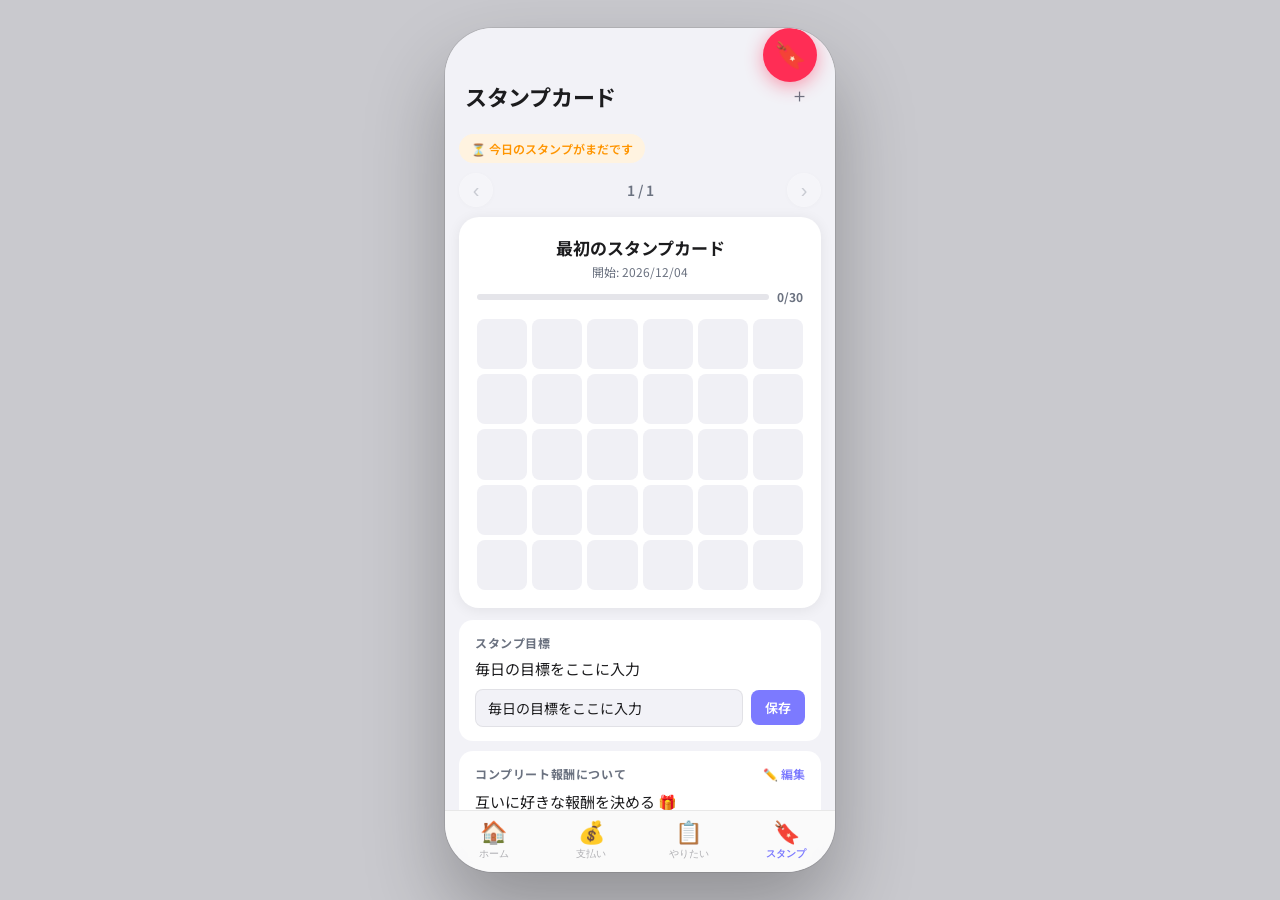
<file: html/stanp.html>
<!DOCTYPE html>
<html lang="ja">
<head>
<meta charset="UTF-8"/>
<meta name="viewport" content="width=device-width,initial-scale=1.0,maximum-scale=1.0"/>
<title>スタンプカード</title>
<link href="https://fonts.googleapis.com/css2?family=Noto+Sans+JP:wght@300;400;500;600;700&display=swap" rel="stylesheet"/>
<style>
*,*::before,*::after{box-sizing:border-box;margin:0;padding:0}
:root{
  --bg:#f2f2f7;
  --card:#fff;
  --text:#1c1c1e;
  --sub:#6b7280;
  --muted:#aeaeb2;
  --border:rgba(0,0,0,0.07);
  --accent:#7c7aff;
  --green:#34c759;
  --red:#ff3b30;
  --orange:#ff9500;
  --pink:#ff2d55;
  --r:14px;
  --nav:62px;
}
html,body{
  height:100%;background:#c9c9ce;
  display:flex;justify-content:center;align-items:center;
  font-family:'Noto Sans JP',sans-serif;-webkit-font-smoothing:antialiased;
}
.phone{
  width:390px;height:844px;background:var(--bg);border-radius:48px;overflow:hidden;
  position:relative;display:flex;flex-direction:column;
  box-shadow:0 40px 80px rgba(0,0,0,.28),0 0 0 1px rgba(0,0,0,.09);
}

/* ─── Header ─── */
.hdr{
  padding:52px 20px 10px;background:var(--bg);flex-shrink:0;
  display:flex;align-items:flex-end;justify-content:space-between;
}
.hdr-title{font-size:22px;font-weight:700;color:var(--text);letter-spacing:-.3px}
.hdr-acts{display:flex;gap:6px}
.hdr-btn{
  width:32px;height:32px;border-radius:50%;border:none;cursor:pointer;
  background:none;display:flex;align-items:center;justify-content:center;
  font-size:19px;color:var(--sub);transition:background .15s;
}
.hdr-btn:active{background:var(--border)}

/* ─── Scroll ─── */
.scroll{flex:1;overflow-y:auto;padding:12px 14px 20px;-webkit-overflow-scrolling:touch}
.scroll::-webkit-scrollbar{display:none}

/* ─── Card Nav ─── */
.card-nav{
  display:flex;align-items:center;justify-content:space-between;
  margin-bottom:10px;
}
.nav-arrow{
  width:34px;height:34px;border-radius:50%;
  background:var(--card);border:none;cursor:pointer;
  display:flex;align-items:center;justify-content:center;
  font-size:20px;color:var(--sub);
  box-shadow:0 1px 6px rgba(0,0,0,.08);
  transition:background .15s,transform .1s;
}
.nav-arrow:active{transform:scale(.88)}
.nav-arrow:disabled{opacity:.3;cursor:default}
.card-nav-label{font-size:14px;font-weight:600;color:var(--sub)}

/* ─── Stamp Card Body ─── */
.stamp-card{
  background:var(--card);border-radius:20px;
  padding:18px;margin-bottom:12px;
  box-shadow:0 2px 14px rgba(0,0,0,.07);
}
.stamp-card.completed{
  background:linear-gradient(135deg,#fff0f5,#fff);
  border:1.5px solid #ffc0cb;
}
.sc-header{text-align:center;margin-bottom:14px}
.sc-title{font-size:17px;font-weight:700;color:var(--text)}
.sc-period{font-size:12px;color:var(--sub);margin-top:3px}
.sc-progress{
  display:flex;align-items:center;gap:8px;margin-top:8px;
}
.progress-bar{
  flex:1;height:6px;background:#e5e5ea;border-radius:3px;overflow:hidden;
}
.progress-fill{
  height:100%;border-radius:3px;
  background:linear-gradient(90deg,var(--accent),var(--pink));
  transition:width .4s ease;
}
.progress-text{font-size:12px;font-weight:700;color:var(--sub);flex-shrink:0}

/* ─── Stamp Grid ─── */
.stamp-grid{
  display:grid;grid-template-columns:repeat(6,1fr);
  gap:5px;
}
.stamp-cell{
  aspect-ratio:1;border-radius:8px;background:#f0f0f5;
  display:flex;align-items:center;justify-content:center;
  font-size:20px;cursor:pointer;
  transition:all .15s;position:relative;
  -webkit-tap-highlight-color:transparent;
}
.stamp-cell:active{transform:scale(.88)}
.stamp-cell.stamped{background:#fff0f5}
.stamp-cell.stamped::after{content:'💕';font-size:18px}
.stamp-cell.empty::after{content:''}
/* 完了カードはスタンプ絵柄変更 */
.stamp-card.completed .stamp-cell.stamped::after{content:'✨'}

/* ─── 完了バナー ─── */
.complete-banner{
  background:linear-gradient(135deg,var(--pink),var(--accent));
  border-radius:12px;padding:14px;margin-top:12px;
  text-align:center;color:#fff;
}
.complete-banner-title{font-size:16px;font-weight:700;margin-bottom:4px}
.complete-banner-sub{font-size:12px;opacity:.88}

/* ─── Goal Section ─── */
.goal-card{
  background:var(--card);border-radius:var(--r);
  padding:14px 16px;margin-bottom:10px;
}
.goal-label{font-size:12px;font-weight:700;color:var(--sub);letter-spacing:.05em;margin-bottom:6px}
.goal-text{font-size:15px;color:var(--text);line-height:1.6}
.goal-edit-row{display:flex;align-items:center;gap:8px;margin-top:8px}
.goal-input{
  flex:1;border:.5px solid var(--border);border-radius:8px;
  padding:8px 12px;font-size:14px;
  font-family:'Noto Sans JP',sans-serif;color:var(--text);
  background:var(--bg);outline:none;
  transition:border-color .15s;
}
.goal-input:focus{border-color:var(--accent)}
.goal-save-btn{
  padding:8px 14px;background:var(--accent);color:#fff;
  border:none;border-radius:8px;font-size:13px;font-weight:600;
  font-family:'Noto Sans JP',sans-serif;cursor:pointer;flex-shrink:0;
  transition:opacity .15s;
}
.goal-save-btn:active{opacity:.8}

/* ─── Reward Section ─── */
.reward-card{
  background:var(--card);border-radius:var(--r);
  padding:14px 16px;margin-bottom:12px;
}
.reward-header{
  display:flex;align-items:center;justify-content:space-between;margin-bottom:8px;
}
.reward-label{font-size:12px;font-weight:700;color:var(--sub);letter-spacing:.05em}
.reward-edit-btn{
  font-size:12px;color:var(--accent);background:none;
  border:none;cursor:pointer;font-weight:600;
  font-family:'Noto Sans JP',sans-serif;
}
.reward-text{font-size:15px;color:var(--text);line-height:1.6}

/* ─── Today Status ─── */
.today-badge{
  display:inline-flex;align-items:center;gap:6px;
  padding:6px 12px;border-radius:20px;font-size:12px;font-weight:600;
  margin-bottom:10px;
}
.today-badge.ok  {background:#e3f9eb;color:var(--green)}
.today-badge.wait{background:#fff3e0;color:var(--orange)}
.today-badge.done{background:#f0f0f5;color:var(--sub)}

/* ─── FAB ─── */
.fab{
  position:absolute;bottom:calc(var(--nav)+18px);right:18px;
  width:54px;height:54px;border-radius:50%;
  background:var(--pink);color:#fff;border:none;cursor:pointer;
  font-size:26px;display:flex;align-items:center;justify-content:center;
  box-shadow:0 4px 18px rgba(255,45,85,.45);
  transition:transform .15s,box-shadow .15s;z-index:20;
}
.fab:active{transform:scale(.91);box-shadow:0 2px 8px rgba(255,45,85,.3)}
.fab:disabled{background:#d1d1d6;box-shadow:0 4px 12px rgba(0,0,0,.12);cursor:default}

/* ─── Bottom Nav ─── */
.nav{
  height:var(--nav);background:rgba(250,250,250,.96);
  border-top:.5px solid var(--border);display:flex;
  align-items:center;flex-shrink:0;backdrop-filter:blur(20px);z-index:30;
}
.nav-item{
  flex:1;display:flex;flex-direction:column;align-items:center;
  justify-content:center;gap:3px;cursor:pointer;padding:6px 0;
  border:none;background:none;-webkit-tap-highlight-color:transparent;transition:transform .1s;
}
.nav-item:active{transform:scale(.88)}
.nav-icon{font-size:22px;line-height:1}
.nav-lbl{font-size:10px;font-weight:500;color:var(--muted)}
.nav-item.active .nav-lbl{color:var(--accent);font-weight:700}

/* ─── Overlay / Sheet ─── */
.overlay{
  position:absolute;inset:0;background:rgba(0,0,0,.42);
  z-index:100;display:flex;align-items:flex-end;
  opacity:0;pointer-events:none;transition:opacity .22s;
}
.overlay.open{opacity:1;pointer-events:all}
.sheet{
  width:100%;background:var(--bg);border-radius:24px 24px 0 0;
  transform:translateY(100%);max-height:88%;overflow-y:auto;
  transition:transform .3s cubic-bezier(.32,.72,0,1);
}
.overlay.open .sheet{transform:translateY(0)}
.sh-handle{width:36px;height:4px;background:#c7c7cc;border-radius:2px;margin:12px auto 0}
.sh-hdr{display:flex;justify-content:space-between;align-items:center;padding:16px 20px 10px}
.sh-title{font-size:17px;font-weight:700;color:var(--text)}
.x-btn{
  width:28px;height:28px;border-radius:50%;background:#e4e4e9;border:none;cursor:pointer;
  display:flex;align-items:center;justify-content:center;font-size:14px;color:var(--sub);
}

/* ─── Form ─── */
.f-card{background:var(--card);border-radius:var(--r);margin:0 14px 10px;overflow:hidden}
.f-row{display:flex;align-items:flex-start;padding:13px 16px;border-bottom:.5px solid var(--border);gap:10px}
.f-row:last-child{border-bottom:none}
.f-lbl{font-size:15px;color:var(--text);min-width:80px;flex-shrink:0;padding-top:2px}
.f-inp{
  flex:1;border:none;outline:none;font-size:15px;resize:none;
  font-family:'Noto Sans JP',sans-serif;color:var(--text);
  background:transparent;text-align:left;line-height:1.6;
}
.f-inp::placeholder{color:#c7c7cc}
.ok-btn{
  display:block;width:calc(100% - 28px);margin:2px 14px 22px;
  padding:15px;background:var(--pink);color:#fff;
  border:none;border-radius:var(--r);font-size:16px;font-weight:700;
  font-family:'Noto Sans JP',sans-serif;cursor:pointer;letter-spacing:.04em;
  transition:opacity .15s,transform .12s;
}
.ok-btn:active{opacity:.82;transform:scale(.98)}

/* ─── Stamp Detail Sheet ─── */
.det-row{
  display:flex;justify-content:space-between;align-items:flex-start;
  padding:12px 16px;border-bottom:.5px solid var(--border);font-size:14px;gap:12px;
}
.det-row:last-child{border-bottom:none}
.det-k{color:var(--sub);flex-shrink:0}
.det-v{color:var(--text);font-weight:500;text-align:right}

/* ─── Animations ─── */
@keyframes stampPop{
  0%  {transform:scale(1)}
  40% {transform:scale(1.35)}
  70% {transform:scale(.9)}
  100%{transform:scale(1)}
}
.stamp-pop{animation:stampPop .35s ease}
@keyframes fadeIn{from{opacity:0;transform:translateY(6px)}to{opacity:1;transform:translateY(0)}}
.fade-in{animation:fadeIn .2s ease}
</style>
</head>
<body>
<div class="phone">

  <!-- Header -->
  <div class="hdr">
    <div class="hdr-title">スタンプカード</div>
    <div class="hdr-acts">
      <button class="hdr-btn" id="newCardBtn" onclick="openNewCardModal()" title="新しいカードを手動作成">＋</button>
    </div>
  </div>

  <!-- Scroll -->
  <div class="scroll" id="scroll"></div>

  <!-- FAB: スタンプを押す -->
  <button class="fab" id="stampFab" onclick="pressStamp()" title="今日のスタンプを押す">🔖</button>

  <!-- Bottom Nav -->
  <nav class="nav">
    <button class="nav-item" onclick="alert('ホームは別途作成予定')">
      <span class="nav-icon">🏠</span><span class="nav-lbl">ホーム</span>
    </button>
    <button class="nav-item" onclick="alert('支払い管理は01_payment.htmlを参照')">
      <span class="nav-icon">💰</span><span class="nav-lbl">支払い</span>
    </button>
    <button class="nav-item" onclick="alert('やりたいことリストは02_wants.htmlを参照')">
      <span class="nav-icon">📋</span><span class="nav-lbl">やりたい</span>
    </button>
    <button class="nav-item active">
      <span class="nav-icon">🔖</span><span class="nav-lbl">スタンプ</span>
    </button>
  </nav>

  <!-- ── 報酬編集モーダル ── -->
  <div class="overlay" id="rewardModal" onclick="bgClose(event,'rewardModal')">
    <div class="sheet">
      <div class="sh-handle"></div>
      <div class="sh-hdr">
        <span class="sh-title">コンプリート報酬を編集</span>
        <button class="x-btn" onclick="close('rewardModal')">✕</button>
      </div>
      <div class="f-card">
        <div class="f-row">
          <span class="f-lbl">報酬内容</span>
          <textarea class="f-inp" id="rewardInput" rows="3" placeholder="例：好きなレストランへのディナー 🍽️"></textarea>
        </div>
      </div>
      <button class="ok-btn" onclick="saveReward()">保存する</button>
    </div>
  </div>

  <!-- ── スタンプ詳細モーダル ── -->
  <div class="overlay" id="stampDetModal" onclick="bgClose(event,'stampDetModal')">
    <div class="sheet">
      <div class="sh-handle"></div>
      <div class="sh-hdr">
        <span class="sh-title">スタンプ詳細</span>
        <button class="x-btn" onclick="close('stampDetModal')">✕</button>
      </div>
      <div id="stampDetBody"></div>
    </div>
  </div>

  <!-- ── 新しいカード作成モーダル ── -->
  <div class="overlay" id="newCardModal" onclick="bgClose(event,'newCardModal')">
    <div class="sheet">
      <div class="sh-handle"></div>
      <div class="sh-hdr">
        <span class="sh-title">新しいスタンプカード</span>
        <button class="x-btn" onclick="close('newCardModal')">✕</button>
      </div>
      <div class="f-card">
        <div class="f-row">
          <span class="f-lbl">カード名</span>
          <textarea class="f-inp" id="newCardTitle" rows="1" placeholder="例：2026年 夏のスタンプカード"></textarea>
        </div>
        <div class="f-row">
          <span class="f-lbl">目標</span>
          <textarea class="f-inp" id="newCardGoal" rows="2" placeholder="例：12:00までにお風呂に入る"></textarea>
        </div>
      </div>
      <button class="ok-btn" onclick="createNewCard()">作成する</button>
    </div>
  </div>

</div>

<script>
/* ─── STATE ─── */
const STORE        = 'stamp_v1';
const REWARD_STORE = 'stamp_reward_v1';

// カード構造: { id, title, goal, startDate, cells:[30 bools], stampDates:[30 ISO|null], completed, completedDate }
let data   = loadData();
let reward = localStorage.getItem(REWARD_STORE) || '互いに好きな報酬を決める 🎁';
let cardIdx = data.cards.length - 1; // 最新カードを表示

function loadData() {
  try {
    const d = JSON.parse(localStorage.getItem(STORE));
    if (d && Array.isArray(d.cards) && d.cards.length) return d;
  } catch {}
  return { cards: [createCard('最初のスタンプカード', '毎日の目標をここに入力')] };
}

/* ─── UTILS ─── */
function uid()      { return Date.now().toString(36) + Math.random().toString(36).slice(2,6); }
function todayStr() { return new Date().toISOString().slice(0,10); }
function fmtDateTime(s) {
  if (!s) return '—';
  const d = new Date(s); if (isNaN(d)) return s;
  const p = n => String(n).padStart(2,'0');
  return `${d.getFullYear()}/${p(d.getMonth()+1)}/${p(d.getDate())} ${p(d.getHours())}:${p(d.getMinutes())}`;
}
function fmtDay(s) {
  if (!s) return '—';
  const d = new Date(s); if (isNaN(d)) return s;
  const p = n => String(n).padStart(2,'0');
  return `${d.getFullYear()}/${p(d.getMonth()+1)}/${p(d.getDate())}`;
}
function persist() { localStorage.setItem(STORE, JSON.stringify(data)); }

function createCard(title, goal) {
  return {
    id: uid(), title, goal,
    startDate: new Date().toISOString(),
    cells: Array(30).fill(false),
    stampDates: Array(30).fill(null),
    completed: false,
    completedDate: null,
  };
}

/* 今日すでにスタンプ済みか（00:01〜24:00） */
function stampedToday(card) {
  return card.stampDates.some(d => d && d.startsWith(todayStr()));
}

/* ─── RENDER ─── */
function render() {
  const el = document.getElementById('scroll');
  const cards = data.cards;
  if (!cards.length) { el.innerHTML = '<div style="text-align:center;padding:48px 24px;color:var(--muted)">カードがありません</div>'; return; }

  // 表示カードを最新に補正
  if (cardIdx >= cards.length) cardIdx = cards.length - 1;
  if (cardIdx < 0) cardIdx = 0;

  const card     = cards[cardIdx];
  const stamped  = card.cells.filter(Boolean).length;
  const pct      = Math.round(stamped / 30 * 100);
  const todayOk  = stampedToday(card);
  const isLatest = cardIdx === cards.length - 1;

  // FAB制御: 最新かつ未完了かつ今日未スタンプのときのみ有効
  const fab = document.getElementById('stampFab');
  if (!isLatest || card.completed || todayOk) {
    fab.disabled = true;
    fab.style.background = '#d1d1d6';
    fab.style.boxShadow  = '0 4px 12px rgba(0,0,0,.12)';
  } else {
    fab.disabled = false;
    fab.style.background = 'var(--pink)';
    fab.style.boxShadow  = '0 4px 18px rgba(255,45,85,.45)';
  }

  // ステータスバッジ
  let badgeHTML = '';
  if (card.completed) {
    badgeHTML = `<div class="today-badge done">✨ コンプリート済み</div>`;
  } else if (todayOk) {
    badgeHTML = `<div class="today-badge ok">✅ 今日のスタンプ完了</div>`;
  } else if (isLatest) {
    badgeHTML = `<div class="today-badge wait">⏳ 今日のスタンプがまだです</div>`;
  }

  // スタンプグリッド
  const gridCells = card.cells.map((s, i) => {
    const cls = s ? 'stamp-cell stamped' : 'stamp-cell empty';
    return `<div class="${cls}" id="cell-${i}" onclick="cellTap(${i})"></div>`;
  }).join('');

  // 完了バナー
  const completeBanner = card.completed ? `
    <div class="complete-banner">
      <div class="complete-banner-title">🎉 コンプリート！</div>
      <div class="complete-banner-sub">${fmtDay(card.completedDate)} 達成</div>
    </div>` : '';

  el.innerHTML = `
    ${badgeHTML}

    <div class="card-nav">
      <button class="nav-arrow" id="prevBtn" onclick="moveCard(-1)" ${cardIdx===0?'disabled':''}>‹</button>
      <span class="card-nav-label">${cardIdx+1} / ${cards.length}</span>
      <button class="nav-arrow" id="nextBtn" onclick="moveCard(1)" ${cardIdx===cards.length-1?'disabled':''}>›</button>
    </div>

    <div class="stamp-card ${card.completed?'completed':''} fade-in">
      <div class="sc-header">
        <div class="sc-title">${card.title}</div>
        <div class="sc-period">開始: ${fmtDay(card.startDate)}</div>
        <div class="sc-progress">
          <div class="progress-bar"><div class="progress-fill" style="width:${pct}%"></div></div>
          <span class="progress-text">${stamped}/30</span>
        </div>
      </div>
      <div class="stamp-grid">${gridCells}</div>
      ${completeBanner}
    </div>

    <div class="goal-card">
      <div class="goal-label">スタンプ目標</div>
      <div class="goal-text" id="goalText">${card.goal || '目標を設定しましょう'}</div>
      ${isLatest && !card.completed ? `
        <div class="goal-edit-row">
          <input class="goal-input" id="goalInput" value="${card.goal||''}" placeholder="目標を入力..."/>
          <button class="goal-save-btn" onclick="saveGoal()">保存</button>
        </div>` : ''}
    </div>

    <div class="reward-card">
      <div class="reward-header">
        <span class="reward-label">コンプリート報酬について</span>
        <button class="reward-edit-btn" onclick="openRewardModal()">✏️ 編集</button>
      </div>
      <div class="reward-text">${reward}</div>
    </div>

    <div style="height:6px"></div>
  `;
}

/* ─── CARD NAV ─── */
function moveCard(dir) {
  cardIdx = Math.max(0, Math.min(data.cards.length - 1, cardIdx + dir));
  render();
}

/* ─── STAMP ─── */
function pressStamp() {
  const card = data.cards[cardIdx];
  if (!card || card.completed) return;
  if (stampedToday(card)) { alert('今日はすでにスタンプ済みです (00:01〜24:00)'); return; }

  const nextIdx = card.cells.findIndex(c => !c);
  if (nextIdx === -1) return;

  card.cells[nextIdx]      = true;
  card.stampDates[nextIdx] = new Date().toISOString();

  // アニメーション
  setTimeout(() => {
    const cell = document.getElementById(`cell-${nextIdx}`);
    if (cell) { cell.classList.add('stamped'); cell.classList.remove('empty'); cell.classList.add('stamp-pop'); }
  }, 10);

  const stamped = card.cells.filter(Boolean).length;

  if (stamped === 30) {
    card.completed     = true;
    card.completedDate = new Date().toISOString();
    persist();
    setTimeout(() => {
      alert('🎉 おめでとう！スタンプカードをコンプリートしました！\n報酬をゲット！');
      autoCreateNextCard();
      cardIdx = data.cards.length - 1;
      render();
    }, 400);
    return;
  }

  persist();
  render();
}

/* コンプリート後、次のカードを自動生成 */
function autoCreateNextCard() {
  const newCard = createCard(
    `スタンプカード ${data.cards.length + 1}`,
    data.cards[data.cards.length - 1].goal || '毎日の目標'
  );
  data.cards.push(newCard);
  persist();
}

/* ─── CELL TAP (詳細) ─── */
function cellTap(idx) {
  const card = data.cards[cardIdx];
  if (!card.cells[idx]) return; // 空マスは何もしない
  const d = card.stampDates[idx];
  document.getElementById('stampDetBody').innerHTML = `
    <div class="det-row"><span class="det-k">スタンプ番号</span><span class="det-v">${idx + 1}番目</span></div>
    <div class="det-row"><span class="det-k">押した日時</span><span class="det-v">${fmtDateTime(d)}</span></div>
  `;
  open('stampDetModal');
}

/* ─── GOAL ─── */
function saveGoal() {
  const val = (document.getElementById('goalInput')?.value || '').trim();
  if (!val) { alert('目標を入力してください'); return; }
  data.cards[cardIdx].goal = val;
  persist();
  render();
}

/* ─── REWARD ─── */
function openRewardModal() {
  document.getElementById('rewardInput').value = reward;
  open('rewardModal');
}
function saveReward() {
  reward = document.getElementById('rewardInput').value.trim() || '報酬未設定';
  localStorage.setItem(REWARD_STORE, reward);
  close('rewardModal');
  render();
}

/* ─── NEW CARD ─── */
function openNewCardModal() {
  document.getElementById('newCardTitle').value = `スタンプカード ${data.cards.length + 1}`;
  document.getElementById('newCardGoal').value  = data.cards[data.cards.length-1]?.goal || '';
  open('newCardModal');
}
function createNewCard() {
  const title = document.getElementById('newCardTitle').value.trim();
  const goal  = document.getElementById('newCardGoal').value.trim();
  if (!title) { alert('カード名を入力してください'); return; }
  data.cards.push(createCard(title, goal));
  persist();
  cardIdx = data.cards.length - 1;
  close('newCardModal');
  render();
}

/* ─── MODAL HELPERS ─── */
function open(id)  { document.getElementById(id).classList.add('open'); }
function close(id) { document.getElementById(id).classList.remove('open'); }
function bgClose(e, id) { if (e.target === document.getElementById(id)) close(id); }

/* ─── INIT ─── */
render();
</script>
</body>
</html>
</file>
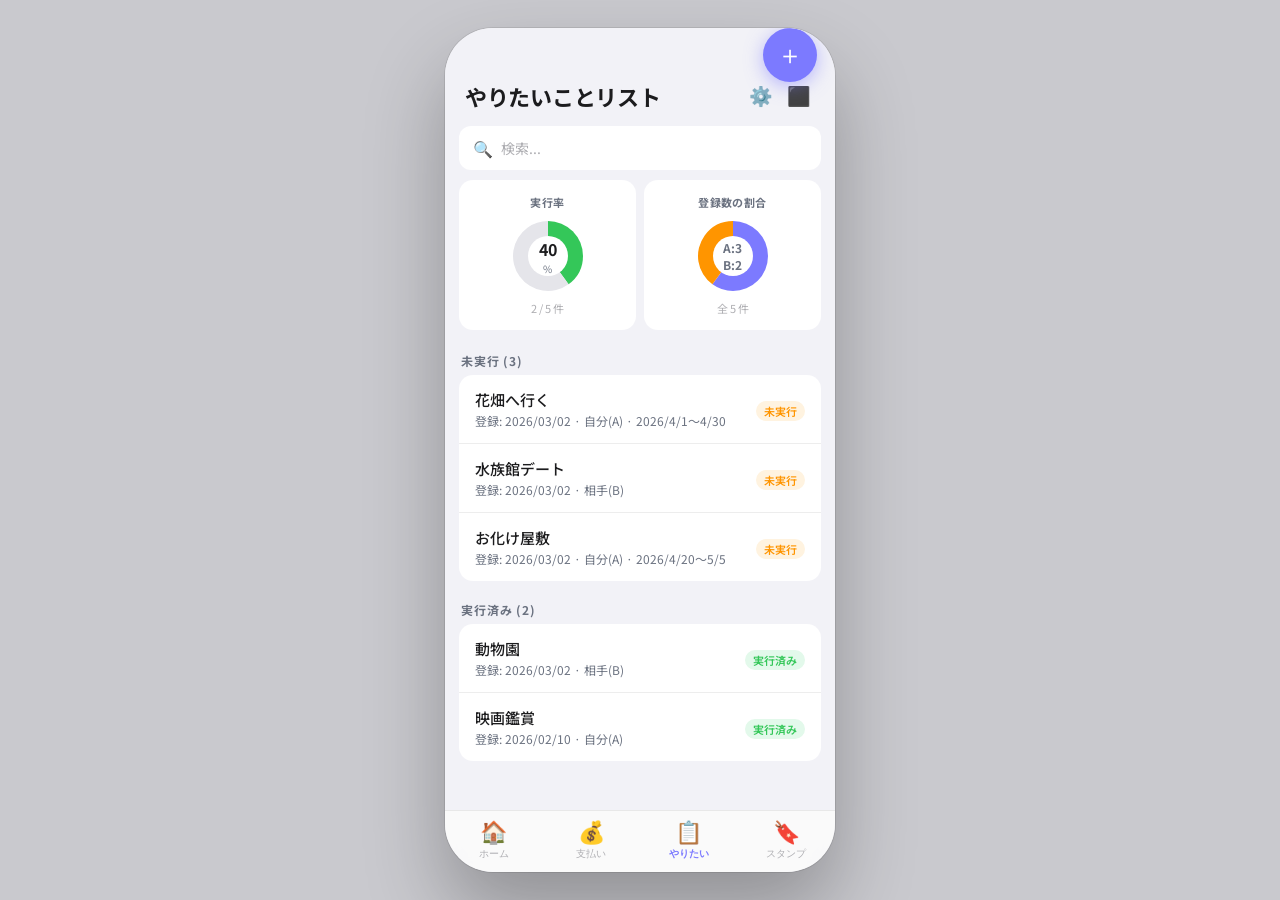
<file: html/wants.html>
<!DOCTYPE html>
<html lang="ja">
<head>
<meta charset="UTF-8"/>
<meta name="viewport" content="width=device-width,initial-scale=1.0,maximum-scale=1.0"/>
<title>やりたいことリスト</title>
<link href="https://fonts.googleapis.com/css2?family=Noto+Sans+JP:wght@300;400;500;600;700&display=swap" rel="stylesheet"/>
<style>
*,*::before,*::after{box-sizing:border-box;margin:0;padding:0}
:root{
  --bg:#f2f2f7;--card:#fff;--text:#1c1c1e;--sub:#6b7280;--muted:#aeaeb2;
  --border:rgba(0,0,0,0.07);--accent:#7c7aff;--green:#34c759;
  --red:#ff3b30;--orange:#ff9500;--r:14px;--nav:62px;
}
html,body{
  height:100%;background:#c9c9ce;display:flex;justify-content:center;align-items:center;
  font-family:'Noto Sans JP',sans-serif;-webkit-font-smoothing:antialiased;
}
.phone{
  width:390px;height:844px;background:var(--bg);border-radius:48px;overflow:hidden;
  position:relative;display:flex;flex-direction:column;
  box-shadow:0 40px 80px rgba(0,0,0,.28),0 0 0 1px rgba(0,0,0,.09);
}
/* ─ Header ─ */
.hdr{padding:52px 20px 10px;background:var(--bg);flex-shrink:0;display:flex;align-items:flex-end;justify-content:space-between}
.hdr-title{font-size:22px;font-weight:700;color:var(--text);letter-spacing:-.3px}
.hdr-acts{display:flex;gap:6px}
.hdr-btn{width:32px;height:32px;border-radius:50%;border:none;cursor:pointer;background:none;display:flex;align-items:center;justify-content:center;font-size:19px;color:var(--sub);transition:background .15s}
.hdr-btn:active{background:var(--border)}
/* ─ Search ─ */
.search-wrap{padding:4px 14px 10px;flex-shrink:0}
.search-box{background:var(--card);border-radius:12px;display:flex;align-items:center;gap:8px;padding:10px 14px}
.search-box input{flex:1;border:none;outline:none;font-size:14px;font-family:'Noto Sans JP',sans-serif;color:var(--text);background:transparent}
.search-box input::placeholder{color:var(--muted)}
/* ─ Scroll ─ */
.scroll{flex:1;overflow-y:auto;padding:0 14px 20px;-webkit-overflow-scrolling:touch}
.scroll::-webkit-scrollbar{display:none}
/* ─ Charts ─ */
.chart-row{display:flex;gap:8px;margin-bottom:8px}
.chart-box{flex:1;background:var(--card);border-radius:var(--r);padding:14px 10px;display:flex;flex-direction:column;align-items:center}
.chart-lbl{font-size:11px;font-weight:700;color:var(--sub);letter-spacing:.04em;margin-bottom:8px;text-align:center}
.chart-sub{font-size:11px;color:var(--muted);margin-top:6px;text-align:center}
.pie-wrap{position:relative;width:76px;height:76px}
.pie-wrap canvas{width:76px!important;height:76px!important}
.pie-center{position:absolute;inset:0;display:flex;flex-direction:column;align-items:center;justify-content:center;pointer-events:none}
.pie-num{font-size:16px;font-weight:700;color:var(--text)}
.pie-unit{font-size:10px;color:var(--sub)}
/* ─ Section ─ */
.sec-lbl{font-size:12px;font-weight:700;color:var(--sub);letter-spacing:.07em;text-transform:uppercase;padding:14px 2px 6px}
/* ─ List ─ */
.c-list{background:var(--card);border-radius:var(--r);overflow:hidden;margin-bottom:6px}
.c-row{display:flex;align-items:center;padding:14px 16px;border-bottom:.5px solid var(--border);gap:10px;cursor:pointer;transition:background .12s;-webkit-tap-highlight-color:transparent}
.c-row:last-child{border-bottom:none}
.c-row:active{background:#f5f5fa}
.c-main{flex:1;min-width:0}
.c-title{font-size:15px;font-weight:500;color:var(--text);white-space:nowrap;overflow:hidden;text-overflow:ellipsis}
.c-sub{font-size:12px;color:var(--sub);margin-top:2px}
.c-right{text-align:right;flex-shrink:0}
.badge{font-size:11px;font-weight:600;padding:2px 8px;border-radius:10px;display:inline-block}
.b-orange{background:#fff3e0;color:var(--orange)}
.b-green{background:#e3f9eb;color:var(--green)}
.empty-row{padding:24px;text-align:center;font-size:14px;color:var(--muted)}
/* ─ FAB ─ */
.fab{
  position:absolute;bottom:calc(var(--nav)+18px);right:18px;
  width:54px;height:54px;border-radius:50%;background:var(--accent);color:#fff;
  border:none;cursor:pointer;font-size:26px;
  display:flex;align-items:center;justify-content:center;
  box-shadow:0 4px 18px rgba(124,122,255,.5);transition:transform .15s;z-index:20;
}
.fab:active{transform:scale(.91)}
/* ─ Nav ─ */
.nav{height:var(--nav);background:rgba(250,250,250,.96);border-top:.5px solid var(--border);display:flex;align-items:center;flex-shrink:0;backdrop-filter:blur(20px);z-index:30}
.nav-item{flex:1;display:flex;flex-direction:column;align-items:center;justify-content:center;gap:3px;cursor:pointer;padding:6px 0;border:none;background:none;-webkit-tap-highlight-color:transparent;transition:transform .1s}
.nav-item:active{transform:scale(.88)}
.nav-icon{font-size:22px;line-height:1}
.nav-lbl{font-size:10px;font-weight:500;color:var(--muted)}
.nav-item.active .nav-lbl{color:var(--accent);font-weight:700}
/* ─ Overlay / Sheet ─ */
.overlay{position:absolute;inset:0;background:rgba(0,0,0,.42);z-index:100;display:flex;align-items:flex-end;opacity:0;pointer-events:none;transition:opacity .22s}
.overlay.open{opacity:1;pointer-events:all}
.sheet{width:100%;background:var(--bg);border-radius:24px 24px 0 0;transform:translateY(100%);max-height:92%;overflow-y:auto;transition:transform .3s cubic-bezier(.32,.72,0,1)}
.overlay.open .sheet{transform:translateY(0)}
.sh-handle{width:36px;height:4px;background:#c7c7cc;border-radius:2px;margin:12px auto 0}
.sh-hdr{display:flex;justify-content:space-between;align-items:center;padding:16px 20px 10px}
.sh-title{font-size:17px;font-weight:700;color:var(--text)}
.x-btn{width:28px;height:28px;border-radius:50%;background:#e4e4e9;border:none;cursor:pointer;display:flex;align-items:center;justify-content:center;font-size:14px;color:var(--sub)}
/* ─ Form ─ */
.f-card{background:var(--card);border-radius:var(--r);margin:0 14px 10px;overflow:hidden}
.f-row{display:flex;align-items:flex-start;padding:13px 16px;border-bottom:.5px solid var(--border);gap:10px}
.f-row:last-child{border-bottom:none}
.f-lbl{font-size:15px;color:var(--text);min-width:86px;flex-shrink:0;padding-top:2px}
.f-inp{flex:1;border:none;outline:none;font-size:15px;font-family:'Noto Sans JP',sans-serif;color:var(--text);background:transparent;text-align:right}
.f-inp::placeholder{color:#c7c7cc}
.f-inp.left{text-align:left}
input[type=date]{color-scheme:light}
textarea.f-inp{text-align:left;resize:none;line-height:1.6;padding:2px 0}
.tgl-g{display:flex;gap:6px;margin-left:auto}
.tgl{padding:7px 12px;border-radius:11px;font-size:12px;font-weight:700;font-family:'Noto Sans JP',sans-serif;border:none;cursor:pointer;transition:background .16s,color .16s}
.tgl-off{background:#e4e4e9;color:var(--sub)}
.tgl-accent{background:var(--accent);color:#fff}
.tgl-green{background:var(--green);color:#fff}
.tgl-orange{background:var(--orange);color:#fff}
.ok-btn{display:block;width:calc(100% - 28px);margin:2px 14px 22px;padding:15px;background:var(--accent);color:#fff;border:none;border-radius:var(--r);font-size:16px;font-weight:700;font-family:'Noto Sans JP',sans-serif;cursor:pointer;letter-spacing:.04em;transition:opacity .15s,transform .12s}
.ok-btn:active{opacity:.82;transform:scale(.98)}
.ok-btn.green{background:var(--green)}
.ok-btn.orange{background:var(--orange)}
.del-btn{display:block;width:calc(100% - 28px);margin:4px 14px 22px;padding:13px;background:#ffe5e4;color:var(--red);border:none;border-radius:var(--r);font-size:15px;font-weight:600;font-family:'Noto Sans JP',sans-serif;cursor:pointer}
/* ─ Detail ─ */
.det-title{font-size:20px;font-weight:700;color:var(--text);padding:4px 16px 12px;line-height:1.4}
.det-row{display:flex;justify-content:space-between;align-items:flex-start;padding:11px 16px;border-bottom:.5px solid var(--border);font-size:14px;gap:12px}
.det-row:last-child{border-bottom:none}
.det-k{color:var(--sub);flex-shrink:0}
.det-v{color:var(--text);font-weight:500;text-align:right;word-break:break-all;max-width:230px}
.det-v a{color:var(--accent);text-decoration:none}
/* ─ Filter ─ */
.filter-row{display:flex;align-items:center;justify-content:space-between;padding:13px 16px;border-bottom:.5px solid var(--border)}
.filter-row:last-child{border-bottom:none}
.filter-lbl{font-size:14px;color:var(--text)}
</style>
</head>
<body>
<div class="phone">

  <div class="hdr">
    <div class="hdr-title">やりたいことリスト</div>
    <div class="hdr-acts">
      <button class="hdr-btn" onclick="openFilter()">⚙️</button>
      <button class="hdr-btn" onclick="goToBingo()">⬛</button>
    </div>
  </div>

  <div class="search-wrap">
    <div class="search-box">
      <span style="font-size:16px;color:var(--muted)">🔍</span>
      <input id="searchInput" placeholder="検索..." oninput="render()"/>
    </div>
  </div>

  <div class="scroll" id="scroll"></div>

  <button class="fab" onclick="openAdd()">＋</button>

  <nav class="nav">
    <button class="nav-item" onclick="alert('ホームは別途作成予定')">
      <span class="nav-icon">🏠</span><span class="nav-lbl">ホーム</span>
    </button>
    <button class="nav-item" onclick="alert('支払い管理は01_payment.htmlを参照')">
      <span class="nav-icon">💰</span><span class="nav-lbl">支払い</span>
    </button>
    <button class="nav-item active">
      <span class="nav-icon">📋</span><span class="nav-lbl">やりたい</span>
    </button>
    <button class="nav-item" onclick="alert('スタンプカードは03_stamp.htmlを参照')">
      <span class="nav-icon">🔖</span><span class="nav-lbl">スタンプ</span>
    </button>
  </nav>

  <!-- 追加モーダル -->
  <div class="overlay" id="addModal" onclick="bgClose(event,'addModal')">
    <div class="sheet">
      <div class="sh-handle"></div>
      <div class="sh-hdr">
        <span class="sh-title">やりたいことを追加</span>
        <button class="x-btn" onclick="closeM('addModal')">✕</button>
      </div>
      <div class="f-card">
        <div class="f-row">
          <span class="f-lbl">タイトル</span>
          <input class="f-inp" type="text" id="f-title" placeholder="例：花畑へ行く"/>
        </div>
        <div class="f-row">
          <span class="f-lbl">イベント期間</span>
          <input class="f-inp" type="text" id="f-period" placeholder="例：2026/4/1〜4/30"/>
        </div>
        <div class="f-row">
          <span class="f-lbl">URL</span>
          <input class="f-inp" type="url" id="f-url" placeholder="https://..."/>
        </div>
        <div class="f-row" style="align-items:flex-start;padding-top:14px">
          <span class="f-lbl" style="padding-top:2px">メモ</span>
          <textarea class="f-inp left" id="f-memo" rows="2" placeholder="任意"></textarea>
        </div>
      </div>
      <div class="f-card">
        <div class="f-row">
          <span class="f-lbl">登録者</span>
          <div class="tgl-g">
            <button class="tgl tgl-accent" id="t-regA" onclick="setReg('A')">自分 (A)</button>
            <button class="tgl tgl-off"    id="t-regB" onclick="setReg('B')">相手 (B)</button>
          </div>
        </div>
        <div class="f-row">
          <span class="f-lbl">ステータス</span>
          <div class="tgl-g">
            <button class="tgl tgl-orange" id="t-pending" onclick="setAddStatus('pending')">未実行</button>
            <button class="tgl tgl-off"    id="t-done"    onclick="setAddStatus('done')">実行済み</button>
          </div>
        </div>
        <div class="f-row" id="doneDateRow" style="display:none">
          <span class="f-lbl">実行日</span>
          <input class="f-inp" type="date" id="f-donedate"/>
        </div>
      </div>
      <button class="ok-btn" onclick="submitAdd()">追加する</button>
    </div>
  </div>

  <!-- 詳細モーダル -->
  <div class="overlay" id="detModal" onclick="bgClose(event,'detModal')">
    <div class="sheet">
      <div class="sh-handle"></div>
      <div class="sh-hdr">
        <span class="sh-title">詳細</span>
        <button class="x-btn" onclick="closeM('detModal')">✕</button>
      </div>
      <div id="detBody"></div>
      <button class="ok-btn green" id="toggleBtn">✅ 実行済みにする</button>
      <button class="del-btn"      id="delBtn">🗑 削除する</button>
    </div>
  </div>

  <!-- フィルターモーダル -->
  <div class="overlay" id="filterModal" onclick="bgClose(event,'filterModal')">
    <div class="sheet">
      <div class="sh-handle"></div>
      <div class="sh-hdr">
        <span class="sh-title">フィルター / 並び替え</span>
        <button class="x-btn" onclick="closeM('filterModal')">✕</button>
      </div>
      <div class="f-card" style="margin-bottom:10px">
        <div class="filter-row">
          <span class="filter-lbl">ステータス</span>
          <div class="tgl-g">
            <button class="tgl" id="fil-all"     onclick="setFilter('all')">全て</button>
            <button class="tgl" id="fil-pending" onclick="setFilter('pending')">未実行</button>
            <button class="tgl" id="fil-done"    onclick="setFilter('done')">実行済み</button>
          </div>
        </div>
        <div class="filter-row">
          <span class="filter-lbl">登録者</span>
          <div class="tgl-g">
            <button class="tgl" id="fil-regAll" onclick="setRegFilter('all')">全て</button>
            <button class="tgl" id="fil-regA"   onclick="setRegFilter('A')">自分(A)</button>
            <button class="tgl" id="fil-regB"   onclick="setRegFilter('B')">相手(B)</button>
          </div>
        </div>
        <div class="filter-row">
          <span class="filter-lbl">並び替え</span>
          <div class="tgl-g">
            <button class="tgl" id="sort-reg"  onclick="setSort('reg')">登録日</button>
            <button class="tgl" id="sort-done" onclick="setSort('done')">実行日</button>
          </div>
        </div>
      </div>
      <button class="ok-btn" onclick="closeM('filterModal');render()">適用する</button>
    </div>
  </div>

</div>

<script>
/* ═══════════════════════════
   UTILS（先頭で定義）
═══════════════════════════ */
function uid() { return Date.now().toString(36) + Math.random().toString(36).slice(2,6); }
function todayStr() { return new Date().toISOString().slice(0,10); }
function fmtDay(s) {
  if (!s) return '—';
  const d = new Date(s); if (isNaN(d)) return s;
  return `${d.getFullYear()}/${String(d.getMonth()+1).padStart(2,'0')}/${String(d.getDate()).padStart(2,'0')}`;
}

/* ═══════════════════════════
   STATE
═══════════════════════════ */
const STORE = 'wants_v1';

function defaultItems() {
  return [
    { id:uid(), title:'花畑へ行く',   regDate:'2026-03-02', period:'2026/4/1〜4/30',  url:'', memo:'春限定', registrar:'A', status:'pending', doneDate:null,         createdAt:'2026-03-02T00:00' },
    { id:uid(), title:'水族館デート',  regDate:'2026-03-02', period:'',               url:'', memo:'',       registrar:'B', status:'pending', doneDate:null,         createdAt:'2026-03-02T00:00' },
    { id:uid(), title:'お化け屋敷',    regDate:'2026-03-02', period:'2026/4/20〜5/5', url:'', memo:'',       registrar:'A', status:'pending', doneDate:null,         createdAt:'2026-03-02T00:00' },
    { id:uid(), title:'動物園',        regDate:'2026-03-02', period:'',               url:'', memo:'',       registrar:'B', status:'done',    doneDate:'2026-03-15', createdAt:'2026-03-02T00:00' },
    { id:uid(), title:'映画鑑賞',      regDate:'2026-02-10', period:'',               url:'', memo:'',       registrar:'A', status:'done',    doneDate:'2026-02-20', createdAt:'2026-02-10T00:00' },
  ];
}

let items;
try {
  const saved = JSON.parse(localStorage.getItem(STORE));
  items = (Array.isArray(saved) && saved.length) ? saved : defaultItems();
} catch {
  items = defaultItems();
}

let fReg         = 'A';
let fStatus      = 'pending';
let filterStatus = 'all';
let filterReg    = 'all';
let sortKey      = 'reg';

function persist() { localStorage.setItem(STORE, JSON.stringify(items)); }

function autoDelete() {
  const y3 = 3 * 365 * 24 * 60 * 60 * 1000;
  const now = Date.now();
  const before = items.length;
  items = items.filter(w => {
    if (w.status !== 'done' || !w.doneDate) return true;
    return now - new Date(w.doneDate).getTime() < y3;
  });
  if (items.length !== before) persist();
}

/* ═══════════════════════════
   RENDER
═══════════════════════════ */
function render() {
  const el = document.getElementById('scroll');
  const q  = (document.getElementById('searchInput')?.value || '').toLowerCase();

  let list = items.filter(w => {
    if (q && !w.title.toLowerCase().includes(q) && !(w.memo||'').toLowerCase().includes(q)) return false;
    if (filterStatus !== 'all' && w.status    !== filterStatus) return false;
    if (filterReg    !== 'all' && w.registrar !== filterReg)    return false;
    return true;
  });

  list.sort((a,b) =>
    sortKey === 'done'
      ? (b.doneDate||'').localeCompare(a.doneDate||'')
      : (b.regDate ||'').localeCompare(a.regDate ||'')
  );

  const pending  = list.filter(w => w.status === 'pending');
  const done     = list.filter(w => w.status === 'done');
  const total    = items.length;
  const doneAll  = items.filter(w => w.status === 'done').length;
  const aCount   = items.filter(w => w.registrar === 'A').length;
  const bCount   = items.filter(w => w.registrar === 'B').length;

  const row = w => `
    <div class="c-row" onclick="openDetail('${w.id}')">
      <div class="c-main">
        <div class="c-title">${w.title}</div>
        <div class="c-sub">登録: ${fmtDay(w.regDate)} · ${w.registrar==='A'?'自分(A)':'相手(B)'}${w.period?' · '+w.period:''}</div>
      </div>
      <div class="c-right">
        <span class="badge ${w.status==='done'?'b-green':'b-orange'}">${w.status==='done'?'実行済み':'未実行'}</span>
      </div>
    </div>`;

  el.innerHTML = `
    <div class="chart-row">
      <div class="chart-box">
        <div class="chart-lbl">実行率</div>
        <div class="pie-wrap">
          <canvas id="pie1"></canvas>
          <div class="pie-center">
            <div class="pie-num">${total ? Math.round(doneAll/total*100) : 0}</div>
            <div class="pie-unit">%</div>
          </div>
        </div>
        <div class="chart-sub">${doneAll} / ${total} 件</div>
      </div>
      <div class="chart-box">
        <div class="chart-lbl">登録数の割合</div>
        <div class="pie-wrap">
          <canvas id="pie2"></canvas>
          <div class="pie-center">
            <div class="pie-num" style="font-size:12px;color:var(--sub)">A:${aCount}<br>B:${bCount}</div>
          </div>
        </div>
        <div class="chart-sub">全 ${total} 件</div>
      </div>
    </div>
    <div class="sec-lbl">未実行 (${pending.length})</div>
    <div class="c-list">${pending.length ? pending.map(row).join('') : '<div class="empty-row">データなし</div>'}</div>
    <div class="sec-lbl">実行済み (${done.length})</div>
    <div class="c-list">${done.length ? done.map(row).join('') : '<div class="empty-row">データなし</div>'}</div>
    <div style="height:6px"></div>
  `;

  drawPie('pie1', [doneAll, total-doneAll], ['#34c759','#e5e5ea']);
  drawPie('pie2', [aCount, bCount],         ['#7c7aff','#ff9500']);
}

function drawPie(id, data, colors) {
  const c = document.getElementById(id); if (!c) return;
  c.width = 76; c.height = 76;
  const ctx = c.getContext('2d');
  const total = data.reduce((s,v) => s+v, 0) || 1;
  let angle = -Math.PI/2;
  data.forEach((v,i) => {
    const sl = (v/total)*Math.PI*2;
    ctx.beginPath(); ctx.moveTo(38,38);
    ctx.arc(38,38,35,angle,angle+sl);
    ctx.closePath(); ctx.fillStyle=colors[i]; ctx.fill();
    angle += sl;
  });
  ctx.beginPath(); ctx.arc(38,38,20,0,Math.PI*2);
  ctx.fillStyle='#fff'; ctx.fill();
}

/* ═══════════════════════════
   MODAL HELPERS
═══════════════════════════ */
function openM(id)  { document.getElementById(id).classList.add('open'); }
function closeM(id) { document.getElementById(id).classList.remove('open'); }
function bgClose(e, id) { if (e.target===document.getElementById(id)) closeM(id); }

/* ═══════════════════════════
   ADD
═══════════════════════════ */
function openAdd() {
  document.getElementById('f-title').value    = '';
  document.getElementById('f-period').value   = '';
  document.getElementById('f-url').value      = '';
  document.getElementById('f-memo').value     = '';
  document.getElementById('f-donedate').value = todayStr();
  setReg('A');
  setAddStatus('pending');
  openM('addModal');
}
function setReg(r) {
  fReg = r;
  document.getElementById('t-regA').className = 'tgl '+(r==='A'?'tgl-accent':'tgl-off');
  document.getElementById('t-regB').className = 'tgl '+(r==='B'?'tgl-accent':'tgl-off');
}
function setAddStatus(s) {
  fStatus = s;
  document.getElementById('t-pending').className = 'tgl '+(s==='pending'?'tgl-orange':'tgl-off');
  document.getElementById('t-done'   ).className = 'tgl '+(s==='done'   ?'tgl-green' :'tgl-off');
  document.getElementById('doneDateRow').style.display = s==='done'?'flex':'none';
}
function submitAdd() {
  const title = document.getElementById('f-title').value.trim();
  if (!title) { alert('タイトルを入力してください'); return; }
  items.push({
    id: uid(), title,
    regDate:    todayStr(),
    period:     document.getElementById('f-period').value.trim(),
    url:        document.getElementById('f-url').value.trim(),
    memo:       document.getElementById('f-memo').value.trim(),
    registrar:  fReg,
    status:     fStatus,
    doneDate:   fStatus==='done' ? (document.getElementById('f-donedate').value||todayStr()) : null,
    createdAt:  new Date().toISOString(),
  });
  persist();
  closeM('addModal');
  render();
}

/* ═══════════════════════════
   DETAIL
═══════════════════════════ */
function openDetail(id) {
  const w = items.find(x => x.id===id); if (!w) return;

  document.getElementById('detBody').innerHTML = `
    <div class="det-title">${w.title}</div>
    <div class="det-row"><span class="det-k">ステータス</span><span class="det-v">${w.status==='done'?'✅ 実行済み':'⏳ 未実行'}</span></div>
    <div class="det-row"><span class="det-k">登録者</span>    <span class="det-v">${w.registrar==='A'?'自分 (A)':'相手 (B)'}</span></div>
    <div class="det-row"><span class="det-k">登録日</span>    <span class="det-v">${fmtDay(w.regDate)}</span></div>
    ${w.doneDate ? `<div class="det-row"><span class="det-k">実行日</span><span class="det-v">${fmtDay(w.doneDate)}</span></div>` : ''}
    ${w.period   ? `<div class="det-row"><span class="det-k">イベント期間</span><span class="det-v">${w.period}</span></div>` : ''}
    ${w.url      ? `<div class="det-row"><span class="det-k">URL</span><span class="det-v"><a href="${w.url}" target="_blank">${w.url}</a></span></div>` : ''}
    ${w.memo     ? `<div class="det-row"><span class="det-k">メモ</span><span class="det-v">${w.memo}</span></div>` : ''}
  `;

  const toggleBtn = document.getElementById('toggleBtn');
  if (w.status === 'done') {
    toggleBtn.textContent = '↩ 未実行に戻す';
    toggleBtn.className   = 'ok-btn orange';
    toggleBtn.onclick = () => { w.status='pending'; w.doneDate=null; persist(); closeM('detModal'); render(); };
  } else {
    toggleBtn.textContent = '✅ 実行済みにする';
    toggleBtn.className   = 'ok-btn green';
    toggleBtn.onclick = () => { w.status='done'; w.doneDate=todayStr(); persist(); closeM('detModal'); render(); };
  }

  document.getElementById('delBtn').onclick = () => {
    if (!confirm('削除しますか？')) return;
    items = items.filter(x => x.id!==id);
    persist(); closeM('detModal'); render();
  };

  openM('detModal');
}

/* ═══════════════════════════
   FILTER
═══════════════════════════ */
function openFilter() { applyFilterUI(); openM('filterModal'); }
function applyFilterUI() {
  const fs = filterStatus, fr = filterReg, sk = sortKey;
  document.getElementById('fil-all'    ).className = 'tgl '+(fs==='all'    ?'tgl-accent':'tgl-off');
  document.getElementById('fil-pending').className = 'tgl '+(fs==='pending'?'tgl-orange':'tgl-off');
  document.getElementById('fil-done'   ).className = 'tgl '+(fs==='done'   ?'tgl-green' :'tgl-off');
  document.getElementById('fil-regAll' ).className = 'tgl '+(fr==='all'?'tgl-accent':'tgl-off');
  document.getElementById('fil-regA'   ).className = 'tgl '+(fr==='A' ?'tgl-accent':'tgl-off');
  document.getElementById('fil-regB'   ).className = 'tgl '+(fr==='B' ?'tgl-accent':'tgl-off');
  document.getElementById('sort-reg'   ).className = 'tgl '+(sk==='reg' ?'tgl-accent':'tgl-off');
  document.getElementById('sort-done'  ).className = 'tgl '+(sk==='done'?'tgl-accent':'tgl-off');
}
function setFilter(v)    { filterStatus=v; applyFilterUI(); }
function setRegFilter(v) { filterReg=v;    applyFilterUI(); }
function setSort(v)      { sortKey=v;      applyFilterUI(); }

function goToBingo() { alert('ビンゴ画面は 04_bingo.html を参照してください'); }

/* ═══════════════════════════
   INIT
═══════════════════════════ */
autoDelete();
applyFilterUI();
render();
</script>
</body>
</html>
</file>
